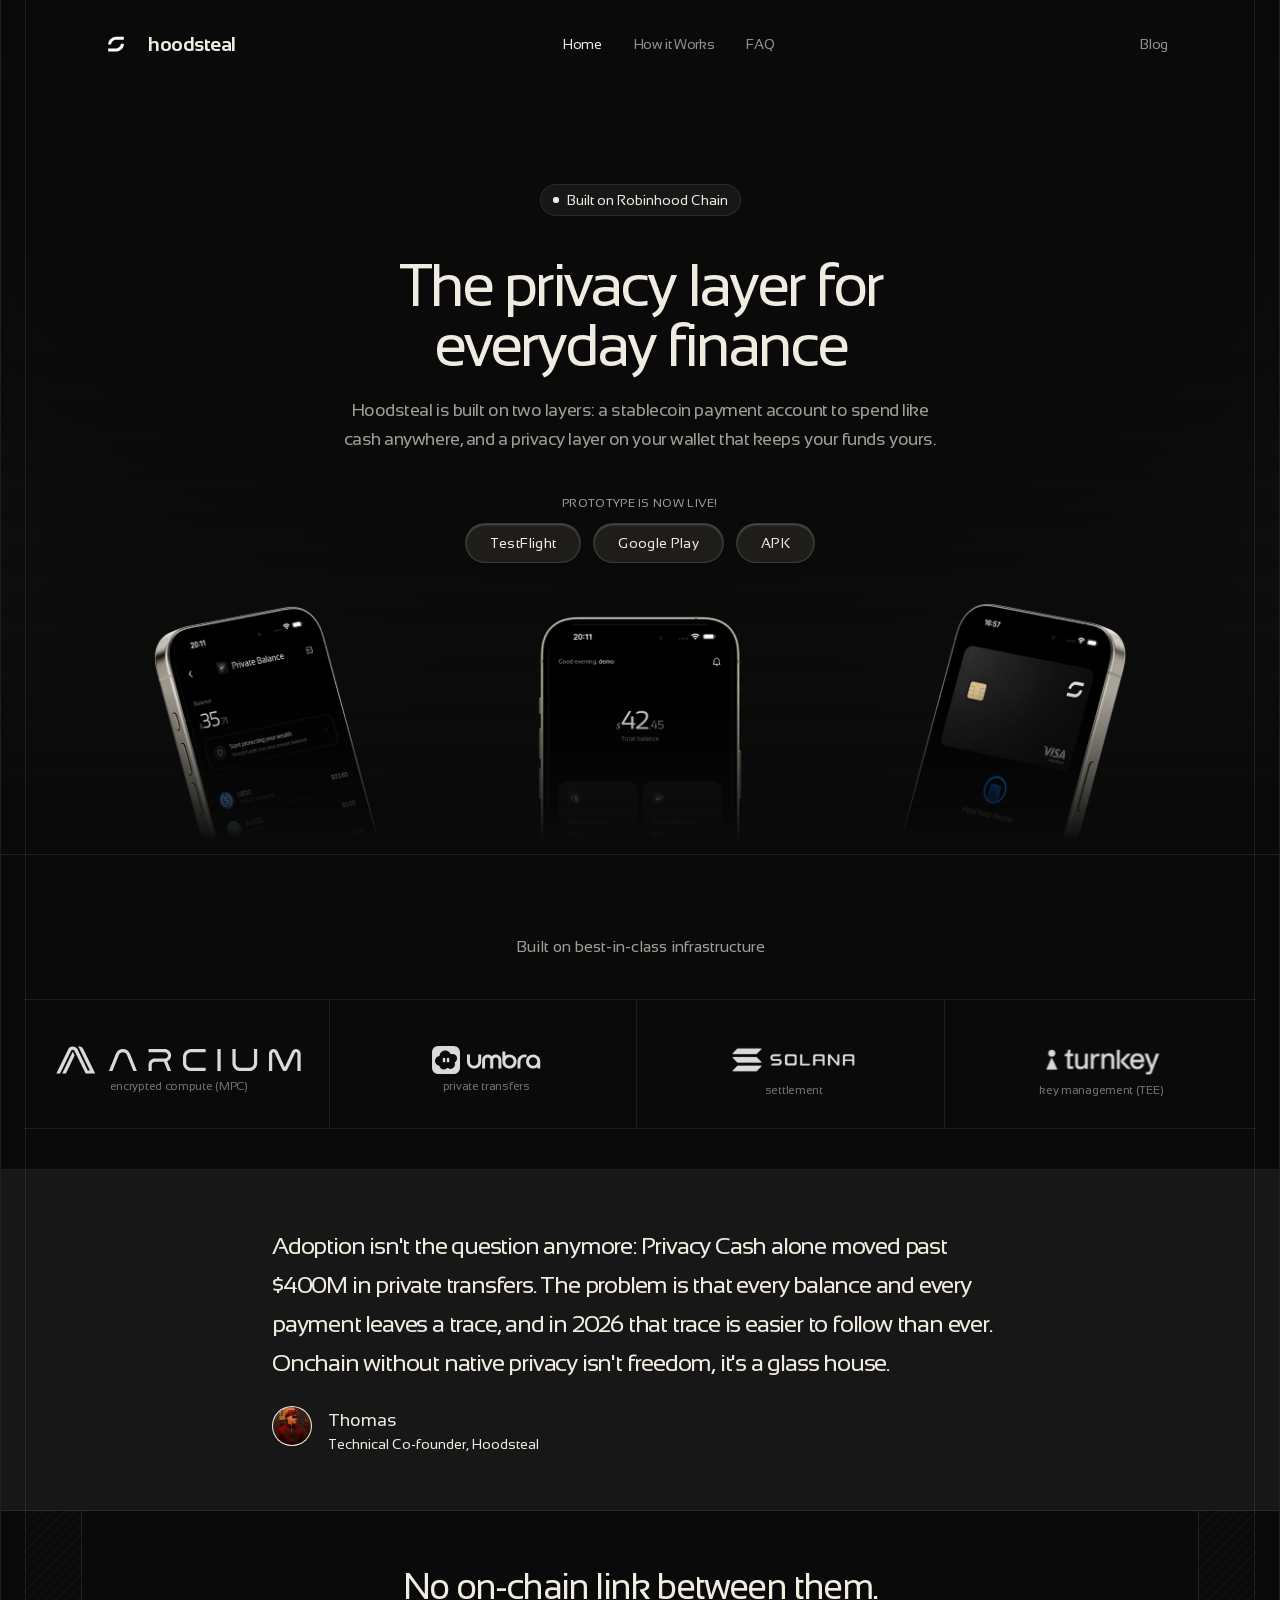
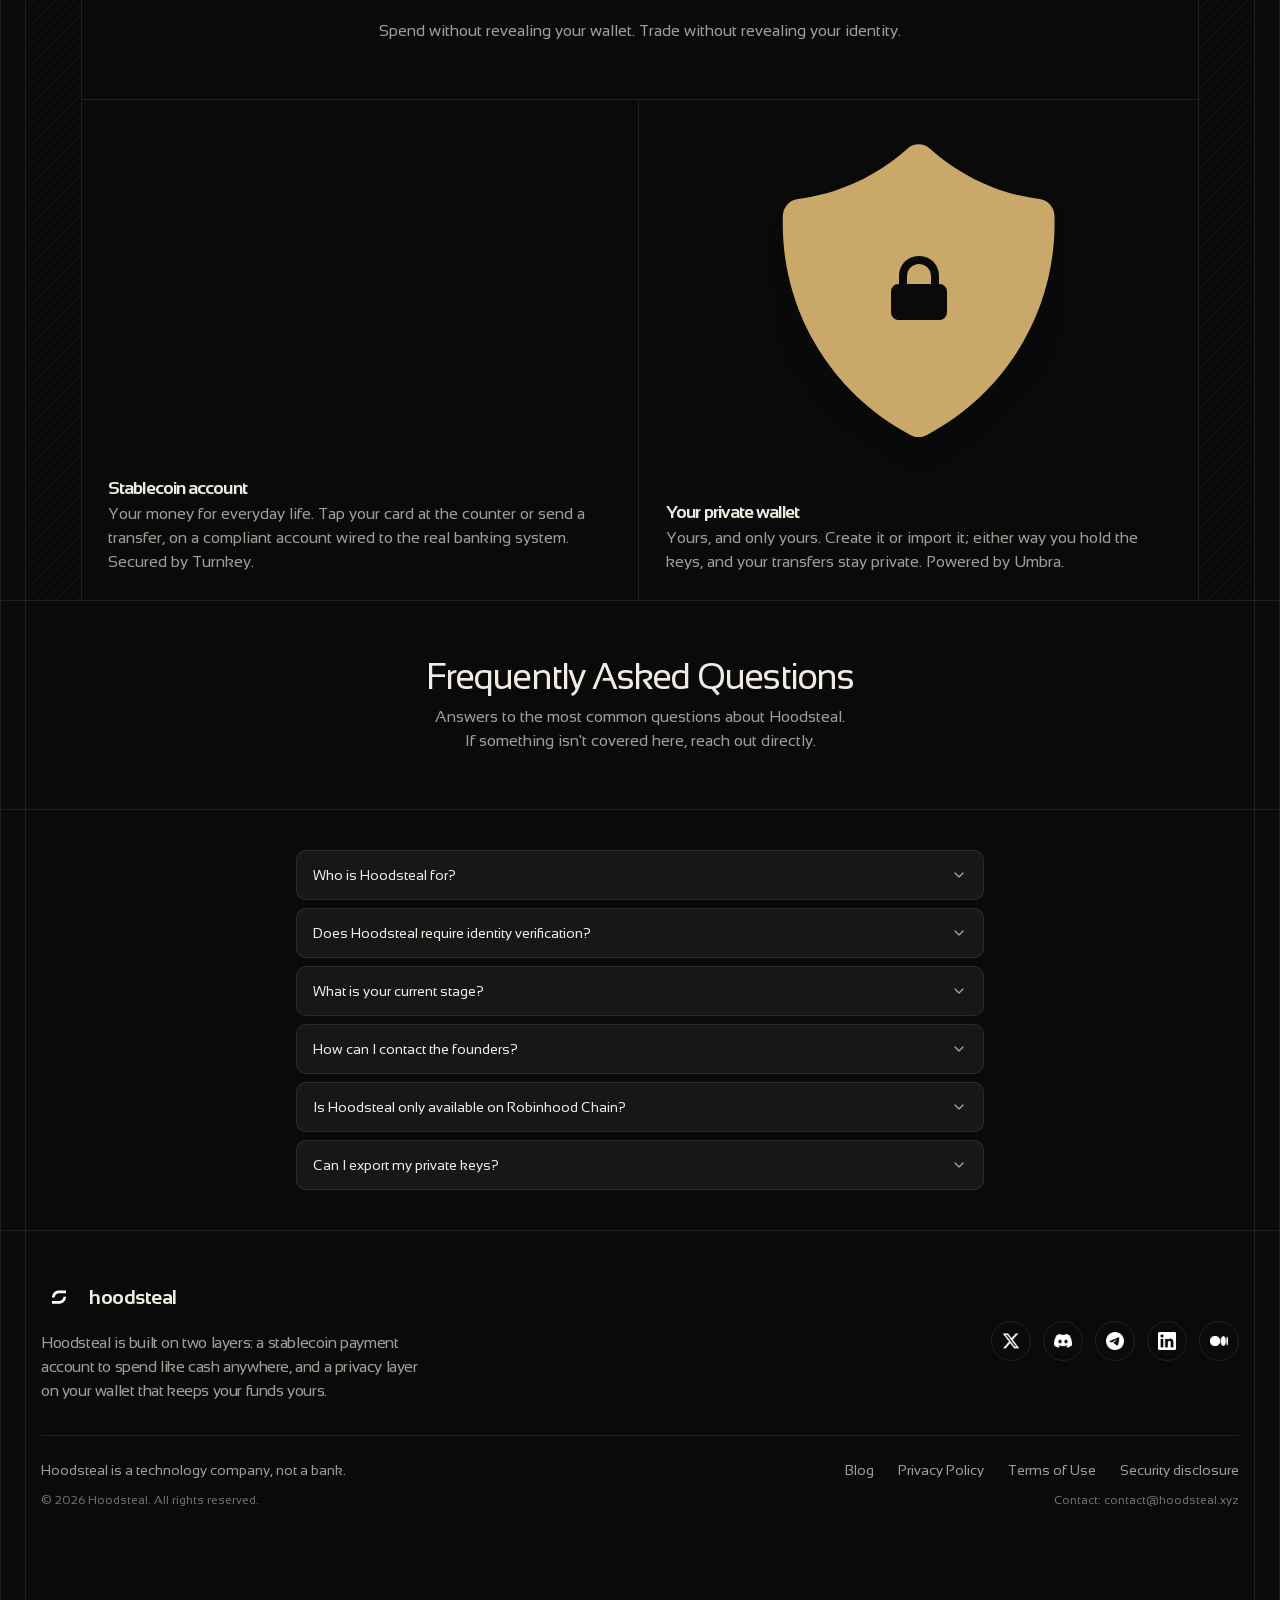
<file: index.html>
<!DOCTYPE html><html lang="en" class="__variable_ba67a9 __variable_a9c41c __variable_3c557b"><head><meta charSet="utf-8"/><meta name="viewport" content="width=device-width, initial-scale=1"/><link rel="preload" href="/_next/static/media/06fe7ea9749580c5-s.p.ttf" as="font" crossorigin="" type="font/ttf"/><link rel="preload" href="/_next/static/media/1c687d0862daded2-s.p.ttf" as="font" crossorigin="" type="font/ttf"/><link rel="preload" href="/_next/static/media/23cbcd542082c2af-s.p.ttf" as="font" crossorigin="" type="font/ttf"/><link rel="preload" href="/_next/static/media/3c3f42f396696eb4-s.p.ttf" as="font" crossorigin="" type="font/ttf"/><link rel="preload" href="/_next/static/media/5bea6daece9e2be8-s.p.ttf" as="font" crossorigin="" type="font/ttf"/><link rel="preload" href="/_next/static/media/920470eb51dfe776-s.p.woff2" as="font" crossorigin="" type="font/woff2"/><link rel="preload" href="/_next/static/media/bb3ef058b751a6ad-s.p.woff2" as="font" crossorigin="" type="font/woff2"/><link rel="preload" href="/_next/static/media/c4857e84db260e90-s.p.ttf" as="font" crossorigin="" type="font/ttf"/><link rel="preload" as="image" href="/logo-t.svg"/><link rel="preload" as="image" href="/screens/stealth.png"/><link rel="preload" as="image" href="/ppp.jpg"/><link rel="stylesheet" href="/_next/static/css/27b34ae289f50dc9.css" data-precedence="next"/><link rel="preload" as="script" fetchPriority="low" href="/_next/static/chunks/webpack-2f84a1d40ce9568d.js"/><script src="/_next/static/chunks/83db829f-22a892fe2573d749.js" async=""></script><script src="/_next/static/chunks/290-7fe73a35433db22b.js" async=""></script><script src="/_next/static/chunks/main-app-5fc37a087f6f7d04.js" async=""></script><script src="/_next/static/chunks/942-6213d824976a6590.js" async=""></script><script src="/_next/static/chunks/450-610bcaa0eae041f2.js" async=""></script><script src="/_next/static/chunks/672-66812e7d692795d1.js" async=""></script><script src="/_next/static/chunks/app/layout-b8604949ff3d7496.js" async=""></script><script src="/_next/static/chunks/88-3aece5ede40f82ca.js" async=""></script><script src="/_next/static/chunks/app/page-c9288352ba126baf.js" async=""></script><meta name="next-size-adjust" content=""/><meta name="theme-color" content="black"/><title>Hoodsteal</title><meta name="description" content="Hoodsteal is a stablecoin-based neobank focused on privacy, we combine confidentiality with a complete banking experience while staying fully compliant."/><link rel="manifest" href="/site.webmanifest"/><meta property="og:title" content="Hoodsteal"/><meta property="og:description" content="Hoodsteal is a stablecoin-based neobank focused on privacy, we combine confidentiality with a complete banking experience while staying fully compliant."/><meta property="og:image:alt" content="Hoodsteal — privacy-first neobank on Robinhood Chain"/><meta property="og:image:type" content="image/png"/><meta property="og:image" content="https://hoodsteal.xyz/opengraph-image?9d8b057db3fbd80e"/><meta property="og:image:width" content="1200"/><meta property="og:image:height" content="630"/><meta name="twitter:card" content="summary_large_image"/><meta name="twitter:title" content="Hoodsteal"/><meta name="twitter:description" content="Hoodsteal is a stablecoin-based neobank focused on privacy, we combine confidentiality with a complete banking experience while staying fully compliant."/><meta name="twitter:image:alt" content="Hoodsteal — privacy-first neobank on Robinhood Chain"/><meta name="twitter:image:type" content="image/png"/><meta name="twitter:image" content="https://hoodsteal.xyz/opengraph-image?9d8b057db3fbd80e"/><meta name="twitter:image:width" content="1200"/><meta name="twitter:image:height" content="630"/><link rel="icon" href="/favicon.ico" sizes="any"/><link rel="icon" href="/favicon-16x16.png" type="image/png" sizes="16x16"/><link rel="icon" href="/favicon-32x32.png" type="image/png" sizes="32x32"/><link rel="apple-touch-icon" href="/apple-touch-icon.png" sizes="180x180"/><script src="/_next/static/chunks/polyfills-42372ed130431b0a.js" noModule=""></script></head><body class="antialiased font-sans bg-background overflow-x-clip"><script>((e,t,r,n,o,i,a,s)=>{let l=document.documentElement,u=["light","dark"];function c(t){var r;(Array.isArray(e)?e:[e]).forEach(e=>{let r="class"===e,n=r&&i?o.map(e=>i[e]||e):o;r?(l.classList.remove(...n),l.classList.add(i&&i[t]?i[t]:t)):l.setAttribute(e,t)}),r=t,s&&u.includes(r)&&(l.style.colorScheme=r)}if(n)c(n);else try{let e=localStorage.getItem(t)||r,n=a&&"system"===e?window.matchMedia("(prefers-color-scheme: dark)").matches?"dark":"light":e;c(n)}catch(e){}})("class","theme","dark",null,["light","dark"],null,true,true)</script><div class="max-w-7xl mx-auto border-x relative"><div class="block w-px h-full border-l border-border absolute top-0 left-6 z-10"></div><div class="block w-px h-full border-r border-border absolute top-0 right-6 z-10"></div><header class="sticky z-50 flex justify-center transition-all duration-300 md:mx-0 top-4 mx-0"><div style="max-width:100%;width:70rem"><div class="mx-auto max-w-7xl rounded-2xl transition-all duration-300 xl:px-0 shadow-none px-7"><div class="flex h-[56px] items-center justify-between p-4"><a class="flex items-center gap-3" href="/"><img alt="hoodsteal" width="40" height="40" decoding="async" data-nimg="1" class="size-7 md:size-10 object-contain" style="color:transparent" src="/logo-t.svg"/><p class="text-xl font-bold text-foreground tracking-tight">hoodsteal</p></a><div class="w-full hidden md:block"><ul class="relative mx-auto flex w-fit rounded-full h-11 px-2 items-center justify-center"><li class="z-10 cursor-pointer h-full flex items-center justify-center px-4 py-2 text-sm font-medium transition-colors duration-200 text-foreground tracking-tight"><a href="#hero">Home</a></li><li class="z-10 cursor-pointer h-full flex items-center justify-center px-4 py-2 text-sm font-medium transition-colors duration-200 text-foreground/60 hover:text-foreground tracking-tight"><a href="#bento">How it Works</a></li><li class="z-10 cursor-pointer h-full flex items-center justify-center px-4 py-2 text-sm font-medium transition-colors duration-200 text-foreground/60 hover:text-foreground tracking-tight"><a href="#faq">FAQ</a></li></ul></div><div class="flex flex-row items-center gap-1 md:gap-3 shrink-0"><a class="px-4 py-2 hidden md:flex items-center rounded-full text-sm font-medium tracking-tight transition-colors duration-200 text-foreground/60 hover:text-foreground" href="/blog">Blog</a><button class="md:hidden border border-border size-8 rounded-md cursor-pointer flex items-center justify-center"><svg xmlns="http://www.w3.org/2000/svg" width="24" height="24" viewBox="0 0 24 24" fill="none" stroke="currentColor" stroke-width="2" stroke-linecap="round" stroke-linejoin="round" class="lucide lucide-menu size-5"><line x1="4" x2="20" y1="12" y2="12"></line><line x1="4" x2="20" y1="6" y2="6"></line><line x1="4" x2="20" y1="18" y2="18"></line></svg></button></div></div></div></div></header><main class="flex flex-col items-center justify-center divide-y divide-border min-h-screen w-full"><section id="hero" class="w-full relative"><div class="relative flex flex-col items-center w-full px-6"><div class="absolute inset-0"><div class="absolute inset-0 -z-10 w-full h-full [background:radial-gradient(125%_125%_at_50%_10%,var(--background)_40%,var(--secondary)_100%)] rounded-b-xl" style="mask-image:linear-gradient(to bottom, black 35%, transparent 95%);-webkit-mask-image:linear-gradient(to bottom, black 35%, transparent 95%)"></div></div><div class="relative z-10 pt-20 md:pt-32 max-w-3xl mx-auto h-full w-full flex flex-col gap-10 items-center justify-center"><p class="border border-border bg-accent rounded-full text-sm h-8 px-3 flex items-center gap-2"><span class="relative flex size-1.5"><span class="absolute inline-flex h-full w-full animate-ping rounded-full bg-foreground opacity-60"></span><span class="relative inline-flex size-1.5 rounded-full bg-foreground"></span></span>Built on Robinhood Chain</p><div class="flex flex-col items-center justify-center gap-5"><h1 class="text-3xl md:text-4xl lg:text-5xl xl:text-6xl font-medium tracking-tighter text-balance text-center text-foreground">The privacy layer for everyday finance</h1><p class="text-base md:text-lg text-center text-muted-foreground font-medium text-balance leading-relaxed tracking-tight">Hoodsteal is built on two layers: a stablecoin payment account to spend like cash anywhere, and a privacy layer on your wallet that keeps your funds yours.</p></div><div class="flex flex-col items-center justify-center gap-3 w-full"><span class="text-xs font-medium uppercase tracking-wide text-muted-foreground">Prototype is now live!</span><div class="flex flex-col sm:flex-row items-center justify-center gap-3 w-full"><a target="_blank" rel="noreferrer" class="bg-secondary h-10 flex items-center justify-center text-sm font-medium tracking-wide rounded-full text-primary-foreground dark:text-secondary-foreground w-auto px-6 shadow-[inset_0_1px_2px_rgba(255,255,255,0.25),0_3px_3px_-1.5px_rgba(16,24,40,0.06),0_1px_1px_rgba(16,24,40,0.08)] border border-white/[0.12] hover:bg-secondary/80 transition-all ease-out active:scale-95" href="https://testflight.apple.com/join/TXbFmeER">TestFlight</a><a target="_blank" rel="noreferrer" class="bg-secondary h-10 flex items-center justify-center text-sm font-medium tracking-wide rounded-full text-primary-foreground dark:text-secondary-foreground w-auto px-6 shadow-[inset_0_1px_2px_rgba(255,255,255,0.25),0_3px_3px_-1.5px_rgba(16,24,40,0.06),0_1px_1px_rgba(16,24,40,0.08)] border border-white/[0.12] hover:bg-secondary/80 transition-all ease-out active:scale-95" href="https://play.google.com/apps/testing/com.hoodsteal.app">Google Play</a><a target="_blank" rel="noreferrer" class="bg-secondary h-10 flex items-center justify-center text-sm font-medium tracking-wide rounded-full text-primary-foreground dark:text-secondary-foreground w-auto px-6 shadow-[inset_0_1px_2px_rgba(255,255,255,0.25),0_3px_3px_-1.5px_rgba(16,24,40,0.06),0_1px_1px_rgba(16,24,40,0.08)] border border-white/[0.12] hover:bg-secondary/80 transition-all ease-out active:scale-95" href="https://expo.dev/artifacts/eas/7fjSoJZQP4zAuQrhsmGGUi.apk">APK</a></div></div></div><div class="relative z-10 w-full max-w-5xl mx-auto mt-10 px-6"><img alt="Hoodsteal app preview" width="2664" height="2008" decoding="async" data-nimg="1" class="w-full h-auto" style="color:transparent;mask-image:linear-gradient(to bottom, black 35%, transparent 95%);-webkit-mask-image:linear-gradient(to bottom, black 35%, transparent 95%)" src="/screens/stealth.png" src="/screens/stealth.png"/></div></div></section><section id="company" class="flex flex-col items-center justify-center gap-10 py-10 pt-20 w-full relative px-6"><p class="text-muted-foreground font-medium">Built on best-in-class infrastructure</p><div class="grid w-full max-w-7xl grid-cols-2 md:grid-cols-4 overflow-hidden border-y border-border items-center justify-center z-20"><a target="_blank" rel="noreferrer" class="group w-full h-24 md:h-32 flex flex-col items-center justify-center relative p-3 md:p-4 gap-1.5 md:gap-2 before:absolute before:-left-1 before:top-0 before:z-10 before:h-screen before:w-px before:bg-border before:content-[&#x27;&#x27;] after:absolute after:-top-1 after:left-0 after:z-10 after:h-px after:w-screen after:bg-border after:content-[&#x27;&#x27;]" href="https://www.arcium.com"><div class="transition-all duration-300 ease-[cubic-bezier(0.165,0.84,0.44,1)] translate-y-2 group-hover:-translate-y-3 grid place-items-center"><img alt="Arcium" loading="lazy" width="140" height="32" decoding="async" data-nimg="1" class="h-7 w-auto object-contain brightness-0 invert opacity-85" style="color:transparent" src="/icons-protocols/arcium.svg"/></div><span class="text-xs text-muted-foreground tracking-tight text-center transition-all duration-300 ease-[cubic-bezier(0.165,0.84,0.44,1)] opacity-70 group-hover:opacity-100 translate-y-1 group-hover:translate-y-0">encrypted compute (MPC)</span><div class="absolute bottom-2 right-3 opacity-0 group-hover:opacity-100 transition-opacity duration-300 ease-[cubic-bezier(0.165,0.84,0.44,1)]"><svg xmlns="http://www.w3.org/2000/svg" width="24" height="24" viewBox="0 0 24 24" fill="none" stroke="currentColor" stroke-width="2" stroke-linecap="round" stroke-linejoin="round" class="lucide lucide-arrow-right w-3.5 h-3.5 text-muted-foreground"><path d="M5 12h14"></path><path d="m12 5 7 7-7 7"></path></svg></div></a><a target="_blank" rel="noreferrer" class="group w-full h-24 md:h-32 flex flex-col items-center justify-center relative p-3 md:p-4 gap-1.5 md:gap-2 before:absolute before:-left-1 before:top-0 before:z-10 before:h-screen before:w-px before:bg-border before:content-[&#x27;&#x27;] after:absolute after:-top-1 after:left-0 after:z-10 after:h-px after:w-screen after:bg-border after:content-[&#x27;&#x27;]" href="https://www.umbraprivacy.com"><div class="transition-all duration-300 ease-[cubic-bezier(0.165,0.84,0.44,1)] translate-y-2 group-hover:-translate-y-3 grid place-items-center"><img alt="Arcium" loading="lazy" width="160" height="40" decoding="async" data-nimg="1" class="h-7 w-auto object-contain brightness-0 invert opacity-85" style="color:transparent" src="/icons-protocols/umbra.svg"/></div><span class="text-xs text-muted-foreground tracking-tight text-center transition-all duration-300 ease-[cubic-bezier(0.165,0.84,0.44,1)] opacity-70 group-hover:opacity-100 translate-y-1 group-hover:translate-y-0">private transfers</span><div class="absolute bottom-2 right-3 opacity-0 group-hover:opacity-100 transition-opacity duration-300 ease-[cubic-bezier(0.165,0.84,0.44,1)]"><svg xmlns="http://www.w3.org/2000/svg" width="24" height="24" viewBox="0 0 24 24" fill="none" stroke="currentColor" stroke-width="2" stroke-linecap="round" stroke-linejoin="round" class="lucide lucide-arrow-right w-3.5 h-3.5 text-muted-foreground"><path d="M5 12h14"></path><path d="m12 5 7 7-7 7"></path></svg></div></a><a target="_blank" rel="noreferrer" class="group w-full h-24 md:h-32 flex flex-col items-center justify-center relative p-3 md:p-4 gap-1.5 md:gap-2 before:absolute before:-left-1 before:top-0 before:z-10 before:h-screen before:w-px before:bg-border before:content-[&#x27;&#x27;] after:absolute after:-top-1 after:left-0 after:z-10 after:h-px after:w-screen after:bg-border after:content-[&#x27;&#x27;]" href="https://solana.com/"><div class="transition-all duration-300 ease-[cubic-bezier(0.165,0.84,0.44,1)] translate-y-2 group-hover:-translate-y-3 grid place-items-center"><img alt="Robinhood Chain" loading="lazy" width="140" height="32" decoding="async" data-nimg="1" class="h-9 w-auto object-contain brightness-0 invert opacity-85" style="color:transparent" src="/icons-protocols/solana.svg"/></div><span class="text-xs text-muted-foreground tracking-tight text-center transition-all duration-300 ease-[cubic-bezier(0.165,0.84,0.44,1)] opacity-70 group-hover:opacity-100 translate-y-1 group-hover:translate-y-0">settlement</span><div class="absolute bottom-2 right-3 opacity-0 group-hover:opacity-100 transition-opacity duration-300 ease-[cubic-bezier(0.165,0.84,0.44,1)]"><svg xmlns="http://www.w3.org/2000/svg" width="24" height="24" viewBox="0 0 24 24" fill="none" stroke="currentColor" stroke-width="2" stroke-linecap="round" stroke-linejoin="round" class="lucide lucide-arrow-right w-3.5 h-3.5 text-muted-foreground"><path d="M5 12h14"></path><path d="m12 5 7 7-7 7"></path></svg></div></a><a target="_blank" rel="noreferrer" class="group w-full h-24 md:h-32 flex flex-col items-center justify-center relative p-3 md:p-4 gap-1.5 md:gap-2 before:absolute before:-left-1 before:top-0 before:z-10 before:h-screen before:w-px before:bg-border before:content-[&#x27;&#x27;] after:absolute after:-top-1 after:left-0 after:z-10 after:h-px after:w-screen after:bg-border after:content-[&#x27;&#x27;]" href="https://www.turnkey.com"><div class="transition-all duration-300 ease-[cubic-bezier(0.165,0.84,0.44,1)] translate-y-2 group-hover:-translate-y-3 grid place-items-center"><img alt="Turnkey" loading="lazy" width="140" height="32" decoding="async" data-nimg="1" class="h-9 w-auto object-contain brightness-0 invert opacity-85" style="color:transparent" src="/icons-protocols/turnkey.svg"/></div><span class="text-xs text-muted-foreground tracking-tight text-center transition-all duration-300 ease-[cubic-bezier(0.165,0.84,0.44,1)] opacity-70 group-hover:opacity-100 translate-y-1 group-hover:translate-y-0">key management (TEE)</span><div class="absolute bottom-2 right-3 opacity-0 group-hover:opacity-100 transition-opacity duration-300 ease-[cubic-bezier(0.165,0.84,0.44,1)]"><svg xmlns="http://www.w3.org/2000/svg" width="24" height="24" viewBox="0 0 24 24" fill="none" stroke="currentColor" stroke-width="2" stroke-linecap="round" stroke-linejoin="round" class="lucide lucide-arrow-right w-3.5 h-3.5 text-muted-foreground"><path d="M5 12h14"></path><path d="m12 5 7 7-7 7"></path></svg></div></a></div></section><section id="quote" class="flex flex-col items-center justify-center gap-8 w-full p-14 bg-accent z-20"><blockquote class="max-w-3xl text-left px-4"><p class="text-xl md:text-2xl text-foreground leading-relaxed tracking-tighter font-medium mb-6">Adoption isn&#x27;t the question anymore: Privacy Cash alone moved past $400M in private transfers. The problem is that every balance and every payment leaves a trace, and in 2026 that trace is easier to follow than ever. Onchain without native privacy isn&#x27;t freedom, it&#x27;s a glass house.</p><div class="flex gap-4"><div class="size-10 rounded-full bg-primary border border-border"><img src="/ppp.jpg" alt="Thomas" class="size-full rounded-full object-contain"/></div><div class="text-left"><cite class="text-lg font-medium text-foreground not-italic">Thomas</cite><p class="text-sm text-foreground">Technical Co-founder, Hoodsteal</p></div></div></blockquote></section><section id="bento" class="flex flex-col items-center justify-center w-full relative px-5 md:px-10"><div class="border-x mx-5 md:mx-10 relative"><div class="absolute top-0 -left-4 md:-left-14 h-full w-4 md:w-14 text-foreground/5 bg-[size:10px_10px] [background-image:repeating-linear-gradient(315deg,currentColor_0_1px,#0000_0_50%)]"></div><div class="absolute top-0 -right-4 md:-right-14 h-full w-4 md:w-14 text-foreground/5 bg-[size:10px_10px] [background-image:repeating-linear-gradient(315deg,currentColor_0_1px,#0000_0_50%)]"></div><div class="border-b w-full h-full p-10 md:p-14"><div class="max-w-xl mx-auto flex flex-col items-center justify-center gap-2"><h2 class="text-3xl md:text-4xl font-medium tracking-tighter text-center text-balance pb-1">No on-chain link between them.</h2><p class="text-muted-foreground text-center text-balance font-medium">Spend without revealing your wallet. Trade without revealing your identity.</p></div></div><div class="grid grid-cols-1 md:grid-cols-2 overflow-hidden"><div class="flex flex-col items-start justify-end min-h-[600px] md:min-h-[500px] p-0.5 relative before:absolute before:-left-0.5 before:top-0 before:z-10 before:h-screen before:w-px before:bg-border before:content-[&#x27;&#x27;] after:absolute after:-top-0.5 after:left-0 after:z-10 after:h-px after:w-screen after:bg-border after:content-[&#x27;&#x27;] group cursor-pointer max-h-[400px] group"><div class="relative flex size-full items-center justify-center h-full overflow-hidden"><div class="relative flex size-full max-w-lg items-center justify-center overflow-hidden [mask-image:linear-gradient(to_top,transparent,black_50%)] -translate-y-20"><div class="absolute inset-0 mx-auto aspect-[1/1] w-full max-w-[600px] top-28"><canvas class="size-full opacity-0 transition-opacity duration-500 [contain:layout_paint_size]"></canvas></div></div></div><div class="flex-1 flex-col gap-2 p-6"><h3 class="text-lg tracking-tighter font-semibold">Stablecoin account</h3><p class="text-muted-foreground">Your money for everyday life. Tap your card at the counter or send a transfer, on a compliant account wired to the real banking system. Secured by Turnkey.</p></div></div><div class="flex flex-col items-start justify-end min-h-[600px] md:min-h-[500px] p-0.5 relative before:absolute before:-left-0.5 before:top-0 before:z-10 before:h-screen before:w-px before:bg-border before:content-[&#x27;&#x27;] after:absolute after:-top-0.5 after:left-0 after:z-10 after:h-px after:w-screen after:bg-border after:content-[&#x27;&#x27;] group cursor-pointer max-h-[400px] group"><div class="relative flex size-full items-center justify-center h-full overflow-hidden"><div class="relative flex size-full items-center justify-center overflow-hidden transition-all duration-300 hover:[mask-image:none] hover:[webkit-mask-image:none]" style="-webkit-mask-image:url(&quot;data:image/svg+xml,%3Csvg width=&#x27;265&#x27; height=&#x27;268&#x27; viewBox=&#x27;0 0 265 268&#x27; xmlns=&#x27;http://www.w3.org/2000/svg&#x27;%3E%3Cpath fillRule=&#x27;evenodd&#x27; clipRule=&#x27;evenodd&#x27; d=&#x27;M121.384 4.5393C124.406 1.99342 128.319 0.585938 132.374 0.585938C136.429 0.585938 140.342 1.99342 143.365 4.5393C173.074 29.6304 210.174 45.6338 249.754 50.4314C253.64 50.9018 257.221 52.6601 259.855 55.3912C262.489 58.1223 264.005 61.6477 264.13 65.3354C265.616 106.338 254.748 146.9 232.782 182.329C210.816 217.759 178.649 246.61 140.002 265.547C137.645 266.701 135.028 267.301 132.371 267.298C129.715 267.294 127.1 266.686 124.747 265.526C86.0991 246.59 53.9325 217.739 31.9665 182.309C10.0005 146.879 -0.867679 106.317 0.618784 65.3147C0.748654 61.6306 2.26627 58.1102 4.9001 55.3833C7.53394 52.6565 11.1121 50.9012 14.9945 50.4314C54.572 45.6396 91.6716 29.6435 121.384 4.56V4.5393Z&#x27; fill=&#x27;black&#x27;/%3E%3C/svg%3E&quot;);mask-image:url(&quot;data:image/svg+xml,%3Csvg width=&#x27;265&#x27; height=&#x27;268&#x27; viewBox=&#x27;0 0 265 268&#x27; xmlns=&#x27;http://www.w3.org/2000/svg&#x27;%3E%3Cpath fillRule=&#x27;evenodd&#x27; clipRule=&#x27;evenodd&#x27; d=&#x27;M121.384 4.5393C124.406 1.99342 128.319 0.585938 132.374 0.585938C136.429 0.585938 140.342 1.99342 143.365 4.5393C173.074 29.6304 210.174 45.6338 249.754 50.4314C253.64 50.9018 257.221 52.6601 259.855 55.3912C262.489 58.1223 264.005 61.6477 264.13 65.3354C265.616 106.338 254.748 146.9 232.782 182.329C210.816 217.759 178.649 246.61 140.002 265.547C137.645 266.701 135.028 267.301 132.371 267.298C129.715 267.294 127.1 266.686 124.747 265.526C86.0991 246.59 53.9325 217.739 31.9665 182.309C10.0005 146.879 -0.867679 106.317 0.618784 65.3147C0.748654 61.6306 2.26627 58.1102 4.9001 55.3833C7.53394 52.6565 11.1121 50.9012 14.9945 50.4314C54.572 45.6396 91.6716 29.6435 121.384 4.56V4.5393Z&#x27; fill=&#x27;black&#x27;/%3E%3C/svg%3E&quot;);-webkit-mask-size:contain;mask-size:contain;-webkit-mask-repeat:no-repeat;mask-position:center"><div class="absolute top-[55%] md:top-[58%] left-[55%] md:left-[57%] -translate-x-1/2 -translate-y-1/2  size-full z-10"><svg xmlns="http://www.w3.org/2000/svg" width="227" height="244" viewBox="0 0 227 244" fill="none" class="size-[90%] md:size-[85%] object-contain fill-background"><path fill-rule="evenodd" clip-rule="evenodd" d="M104.06 3.61671C106.656 1.28763 110.017 0 113.5 0C116.983 0 120.344 1.28763 122.94 3.61671C148.459 26.5711 180.325 41.2118 214.322 45.6008C217.66 46.0312 220.736 47.6398 222.999 50.1383C225.262 52.6369 226.563 55.862 226.67 59.2357C227.947 96.7468 218.612 133.854 199.744 166.267C180.877 198.68 153.248 225.074 120.052 242.398C118.028 243.454 115.779 244.003 113.498 244C111.216 243.997 108.969 243.441 106.948 242.379C73.7524 225.055 46.1231 198.661 27.2556 166.248C8.38807 133.835 -0.947042 96.7279 0.329744 59.2168C0.441295 55.8464 1.74484 52.6258 4.00715 50.1311C6.26946 47.6365 9.34293 46.0306 12.6777 45.6008C46.6725 41.2171 78.5389 26.5832 104.06 3.63565V3.61671Z"></path></svg></div><div class="absolute top-[58%] md:top-[60%] left-1/2 -translate-x-1/2 -translate-y-1/2  size-full z-20"><svg xmlns="http://www.w3.org/2000/svg" width="245" height="282" viewBox="0 0 245 282" class="size-full object-contain fill-[var(--gold)]"><g filter="url(#filter0_dddd_2_33)"><path fill-rule="evenodd" clip-rule="evenodd" d="M113.664 7.33065C116.025 5.21236 119.082 4.04126 122.25 4.04126C125.418 4.04126 128.475 5.21236 130.836 7.33065C154.045 28.2076 183.028 41.5233 213.948 45.5151C216.984 45.9065 219.781 47.3695 221.839 49.6419C223.897 51.9144 225.081 54.8476 225.178 57.916C226.339 92.0322 217.849 125.781 200.689 155.261C183.529 184.74 158.4 208.746 128.209 224.501C126.368 225.462 124.323 225.962 122.248 225.959C120.173 225.956 118.13 225.45 116.291 224.484C86.0997 208.728 60.971 184.723 43.811 155.244C26.6511 125.764 18.1608 92.015 19.322 57.8988C19.4235 54.8334 20.6091 51.9043 22.6666 49.6354C24.7242 47.3665 27.5195 45.906 30.5524 45.5151C61.4706 41.5281 90.4531 28.2186 113.664 7.34787V7.33065Z"></path></g><defs><filter id="filter0_dddd_2_33" x="0.217041" y="0.0412598" width="244.066" height="292.917" filterUnits="userSpaceOnUse" color-interpolation-filters="sRGB"><feFlood flood-opacity="0" result="BackgroundImageFix"></feFlood><feColorMatrix in="SourceAlpha" type="matrix" values="0 0 0 0 0 0 0 0 0 0 0 0 0 0 0 0 0 0 127 0" result="hardAlpha"></feColorMatrix><feOffset dy="3"></feOffset><feGaussianBlur stdDeviation="3.5"></feGaussianBlur><feColorMatrix type="matrix" values="0 0 0 0 0 0 0 0 0 0 0 0 0 0 0 0 0 0 0.04 0"></feColorMatrix><feBlend mode="normal" in2="BackgroundImageFix" result="effect1_dropShadow_2_33"></feBlend><feColorMatrix in="SourceAlpha" type="matrix" values="0 0 0 0 0 0 0 0 0 0 0 0 0 0 0 0 0 0 127 0" result="hardAlpha"></feColorMatrix><feOffset dy="12"></feOffset><feGaussianBlur stdDeviation="6"></feGaussianBlur><feColorMatrix type="matrix" values="0 0 0 0 0 0 0 0 0 0 0 0 0 0 0 0 0 0 0.04 0"></feColorMatrix><feBlend mode="normal" in2="effect1_dropShadow_2_33" result="effect2_dropShadow_2_33"></feBlend><feColorMatrix in="SourceAlpha" type="matrix" values="0 0 0 0 0 0 0 0 0 0 0 0 0 0 0 0 0 0 127 0" result="hardAlpha"></feColorMatrix><feOffset dy="27"></feOffset><feGaussianBlur stdDeviation="8"></feGaussianBlur><feColorMatrix type="matrix" values="0 0 0 0 0 0 0 0 0 0 0 0 0 0 0 0 0 0 0.02 0"></feColorMatrix><feBlend mode="normal" in2="effect2_dropShadow_2_33" result="effect3_dropShadow_2_33"></feBlend><feColorMatrix in="SourceAlpha" type="matrix" values="0 0 0 0 0 0 0 0 0 0 0 0 0 0 0 0 0 0 127 0" result="hardAlpha"></feColorMatrix><feOffset dy="48"></feOffset><feGaussianBlur stdDeviation="9.5"></feGaussianBlur><feColorMatrix type="matrix" values="0 0 0 0 0 0 0 0 0 0 0 0 0 0 0 0 0 0 0.01 0"></feColorMatrix><feBlend mode="normal" in2="effect3_dropShadow_2_33" result="effect4_dropShadow_2_33"></feBlend><feBlend mode="normal" in="SourceGraphic" in2="effect4_dropShadow_2_33" result="shape"></feBlend></filter></defs></svg></div><div class="absolute top-1/2 left-1/2 -translate-x-1/2 -translate-y-1/2 z-30"><svg xmlns="http://www.w3.org/2000/svg" width="81" height="80" viewBox="0 0 81 80" class="fill-background"><g filter="url(#filter0_iiii_2_34)"><path fill-rule="evenodd" clip-rule="evenodd" d="M20.5 36V28C20.5 22.6957 22.6071 17.6086 26.3579 13.8579C30.1086 10.1071 35.1957 8 40.5 8C45.8043 8 50.8914 10.1071 54.6421 13.8579C58.3929 17.6086 60.5 22.6957 60.5 28V36C62.6217 36 64.6566 36.8429 66.1569 38.3431C67.6571 39.8434 68.5 41.8783 68.5 44V64C68.5 66.1217 67.6571 68.1566 66.1569 69.6569C64.6566 71.1571 62.6217 72 60.5 72H20.5C18.3783 72 16.3434 71.1571 14.8431 69.6569C13.3429 68.1566 12.5 66.1217 12.5 64V44C12.5 41.8783 13.3429 39.8434 14.8431 38.3431C16.3434 36.8429 18.3783 36 20.5 36ZM52.5 28V36H28.5V28C28.5 24.8174 29.7643 21.7652 32.0147 19.5147C34.2652 17.2643 37.3174 16 40.5 16C43.6826 16 46.7348 17.2643 48.9853 19.5147C51.2357 21.7652 52.5 24.8174 52.5 28Z"></path></g><defs><filter id="filter0_iiii_2_34" x="12.5" y="8" width="56" height="70" filterUnits="userSpaceOnUse" color-interpolation-filters="sRGB"><feFlood flood-opacity="0" result="BackgroundImageFix"></feFlood><feBlend mode="normal" in="SourceGraphic" in2="BackgroundImageFix" result="shape"></feBlend><feColorMatrix in="SourceAlpha" type="matrix" values="0 0 0 0 0 0 0 0 0 0 0 0 0 0 0 0 0 0 127 0" result="hardAlpha"></feColorMatrix><feOffset dy="1"></feOffset><feGaussianBlur stdDeviation="1"></feGaussianBlur><feComposite in2="hardAlpha" operator="arithmetic" k2="-1" k3="1"></feComposite><feColorMatrix type="matrix" values="0 0 0 0 0 0 0 0 0 0 0 0 0 0 0 0 0 0 0.1 0"></feColorMatrix><feBlend mode="normal" in2="shape" result="effect1_innerShadow_2_34"></feBlend><feColorMatrix in="SourceAlpha" type="matrix" values="0 0 0 0 0 0 0 0 0 0 0 0 0 0 0 0 0 0 127 0" result="hardAlpha"></feColorMatrix><feOffset dy="3"></feOffset><feGaussianBlur stdDeviation="1.5"></feGaussianBlur><feComposite in2="hardAlpha" operator="arithmetic" k2="-1" k3="1"></feComposite><feColorMatrix type="matrix" values="0 0 0 0 0 0 0 0 0 0 0 0 0 0 0 0 0 0 0.09 0"></feColorMatrix><feBlend mode="normal" in2="effect1_innerShadow_2_34" result="effect2_innerShadow_2_34"></feBlend><feColorMatrix in="SourceAlpha" type="matrix" values="0 0 0 0 0 0 0 0 0 0 0 0 0 0 0 0 0 0 127 0" result="hardAlpha"></feColorMatrix><feOffset dy="8"></feOffset><feGaussianBlur stdDeviation="2.5"></feGaussianBlur><feComposite in2="hardAlpha" operator="arithmetic" k2="-1" k3="1"></feComposite><feColorMatrix type="matrix" values="0 0 0 0 0 0 0 0 0 0 0 0 0 0 0 0 0 0 0.05 0"></feColorMatrix><feBlend mode="normal" in2="effect2_innerShadow_2_34" result="effect3_innerShadow_2_34"></feBlend><feColorMatrix in="SourceAlpha" type="matrix" values="0 0 0 0 0 0 0 0 0 0 0 0 0 0 0 0 0 0 127 0" result="hardAlpha"></feColorMatrix><feOffset dy="14"></feOffset><feGaussianBlur stdDeviation="3"></feGaussianBlur><feComposite in2="hardAlpha" operator="arithmetic" k2="-1" k3="1"></feComposite><feColorMatrix type="matrix" values="0 0 0 0 0 0 0 0 0 0 0 0 0 0 0 0 0 0 0.01 0"></feColorMatrix><feBlend mode="normal" in2="effect3_innerShadow_2_34" result="effect4_innerShadow_2_34"></feBlend></filter></defs></svg></div><div class="size-full" style="opacity:0"><div class="size-full"><canvas class="pointer-events-none" style="width:0;height:0"></canvas></div></div></div></div><div class="flex-1 flex-col gap-2 p-6"><h3 class="text-lg tracking-tighter font-semibold">Your private wallet</h3><p class="text-muted-foreground">Yours, and only yours. Create it or import it; either way you hold the keys, and your transfers stay private. Powered by Umbra.</p></div></div></div></div></section><section id="faq" class="flex flex-col items-center justify-center gap-10 pb-10 w-full relative"><div class="border-b w-full h-full p-10 md:p-14"><div class="max-w-xl mx-auto flex flex-col items-center justify-center gap-2"><h2 class="text-3xl md:text-4xl font-medium tracking-tighter text-center text-balance">Frequently Asked Questions</h2><p class="text-muted-foreground text-center text-balance font-medium">Answers to the most common questions about Hoodsteal. If something isn&#x27;t covered here, reach out directly.</p></div></div><div class="max-w-3xl w-full mx-auto px-10"><div data-slot="accordion" class="w-full border-b-0 grid gap-2" data-orientation="vertical"><div data-state="closed" data-orientation="vertical" data-slot="accordion-item" class="last:border-b-0 border-0 grid gap-2"><h3 data-orientation="vertical" data-state="closed" class="flex"><button type="button" aria-controls="radix-«Rjaf5b»" aria-expanded="false" data-state="closed" data-orientation="vertical" id="radix-«R3af5b»" data-slot="accordion-trigger" class="focus-visible:border-ring focus-visible:ring-ring/50 flex flex-1 items-start justify-between gap-4 text-left text-sm font-medium transition-all outline-none focus-visible:ring-[3px] disabled:pointer-events-none disabled:opacity-50 [&amp;[data-state=open]&gt;svg]:rotate-180 border bg-accent border-border rounded-lg px-4 py-3.5 cursor-pointer no-underline hover:no-underline data-[state=open]:ring data-[state=open]:ring-primary/20" data-radix-collection-item="">Who is Hoodsteal for?<svg xmlns="http://www.w3.org/2000/svg" width="24" height="24" viewBox="0 0 24 24" fill="none" stroke="currentColor" stroke-width="2" stroke-linecap="round" stroke-linejoin="round" class="lucide lucide-chevron-down text-muted-foreground pointer-events-none size-4 shrink-0 translate-y-0.5 transition-transform duration-200"><path d="m6 9 6 6 6-6"></path></svg></button></h3><div data-state="closed" id="radix-«Rjaf5b»" hidden="" role="region" aria-labelledby="radix-«R3af5b»" data-orientation="vertical" data-slot="accordion-content" class="data-[state=closed]:animate-accordion-up data-[state=open]:animate-accordion-down overflow-hidden text-sm" style="--radix-accordion-content-height:var(--radix-collapsible-content-height);--radix-accordion-content-width:var(--radix-collapsible-content-width)"></div></div><div data-state="closed" data-orientation="vertical" data-slot="accordion-item" class="last:border-b-0 border-0 grid gap-2"><h3 data-orientation="vertical" data-state="closed" class="flex"><button type="button" aria-controls="radix-«Rlaf5b»" aria-expanded="false" data-state="closed" data-orientation="vertical" id="radix-«R5af5b»" data-slot="accordion-trigger" class="focus-visible:border-ring focus-visible:ring-ring/50 flex flex-1 items-start justify-between gap-4 text-left text-sm font-medium transition-all outline-none focus-visible:ring-[3px] disabled:pointer-events-none disabled:opacity-50 [&amp;[data-state=open]&gt;svg]:rotate-180 border bg-accent border-border rounded-lg px-4 py-3.5 cursor-pointer no-underline hover:no-underline data-[state=open]:ring data-[state=open]:ring-primary/20" data-radix-collection-item="">Does Hoodsteal require identity verification?<svg xmlns="http://www.w3.org/2000/svg" width="24" height="24" viewBox="0 0 24 24" fill="none" stroke="currentColor" stroke-width="2" stroke-linecap="round" stroke-linejoin="round" class="lucide lucide-chevron-down text-muted-foreground pointer-events-none size-4 shrink-0 translate-y-0.5 transition-transform duration-200"><path d="m6 9 6 6 6-6"></path></svg></button></h3><div data-state="closed" id="radix-«Rlaf5b»" hidden="" role="region" aria-labelledby="radix-«R5af5b»" data-orientation="vertical" data-slot="accordion-content" class="data-[state=closed]:animate-accordion-up data-[state=open]:animate-accordion-down overflow-hidden text-sm" style="--radix-accordion-content-height:var(--radix-collapsible-content-height);--radix-accordion-content-width:var(--radix-collapsible-content-width)"></div></div><div data-state="closed" data-orientation="vertical" data-slot="accordion-item" class="last:border-b-0 border-0 grid gap-2"><h3 data-orientation="vertical" data-state="closed" class="flex"><button type="button" aria-controls="radix-«Rnaf5b»" aria-expanded="false" data-state="closed" data-orientation="vertical" id="radix-«R7af5b»" data-slot="accordion-trigger" class="focus-visible:border-ring focus-visible:ring-ring/50 flex flex-1 items-start justify-between gap-4 text-left text-sm font-medium transition-all outline-none focus-visible:ring-[3px] disabled:pointer-events-none disabled:opacity-50 [&amp;[data-state=open]&gt;svg]:rotate-180 border bg-accent border-border rounded-lg px-4 py-3.5 cursor-pointer no-underline hover:no-underline data-[state=open]:ring data-[state=open]:ring-primary/20" data-radix-collection-item="">What is your current stage?<svg xmlns="http://www.w3.org/2000/svg" width="24" height="24" viewBox="0 0 24 24" fill="none" stroke="currentColor" stroke-width="2" stroke-linecap="round" stroke-linejoin="round" class="lucide lucide-chevron-down text-muted-foreground pointer-events-none size-4 shrink-0 translate-y-0.5 transition-transform duration-200"><path d="m6 9 6 6 6-6"></path></svg></button></h3><div data-state="closed" id="radix-«Rnaf5b»" hidden="" role="region" aria-labelledby="radix-«R7af5b»" data-orientation="vertical" data-slot="accordion-content" class="data-[state=closed]:animate-accordion-up data-[state=open]:animate-accordion-down overflow-hidden text-sm" style="--radix-accordion-content-height:var(--radix-collapsible-content-height);--radix-accordion-content-width:var(--radix-collapsible-content-width)"></div></div><div data-state="closed" data-orientation="vertical" data-slot="accordion-item" class="last:border-b-0 border-0 grid gap-2"><h3 data-orientation="vertical" data-state="closed" class="flex"><button type="button" aria-controls="radix-«Rpaf5b»" aria-expanded="false" data-state="closed" data-orientation="vertical" id="radix-«R9af5b»" data-slot="accordion-trigger" class="focus-visible:border-ring focus-visible:ring-ring/50 flex flex-1 items-start justify-between gap-4 text-left text-sm font-medium transition-all outline-none focus-visible:ring-[3px] disabled:pointer-events-none disabled:opacity-50 [&amp;[data-state=open]&gt;svg]:rotate-180 border bg-accent border-border rounded-lg px-4 py-3.5 cursor-pointer no-underline hover:no-underline data-[state=open]:ring data-[state=open]:ring-primary/20" data-radix-collection-item="">How can I contact the founders?<svg xmlns="http://www.w3.org/2000/svg" width="24" height="24" viewBox="0 0 24 24" fill="none" stroke="currentColor" stroke-width="2" stroke-linecap="round" stroke-linejoin="round" class="lucide lucide-chevron-down text-muted-foreground pointer-events-none size-4 shrink-0 translate-y-0.5 transition-transform duration-200"><path d="m6 9 6 6 6-6"></path></svg></button></h3><div data-state="closed" id="radix-«Rpaf5b»" hidden="" role="region" aria-labelledby="radix-«R9af5b»" data-orientation="vertical" data-slot="accordion-content" class="data-[state=closed]:animate-accordion-up data-[state=open]:animate-accordion-down overflow-hidden text-sm" style="--radix-accordion-content-height:var(--radix-collapsible-content-height);--radix-accordion-content-width:var(--radix-collapsible-content-width)"></div></div><div data-state="closed" data-orientation="vertical" data-slot="accordion-item" class="last:border-b-0 border-0 grid gap-2"><h3 data-orientation="vertical" data-state="closed" class="flex"><button type="button" aria-controls="radix-«Rraf5b»" aria-expanded="false" data-state="closed" data-orientation="vertical" id="radix-«Rbaf5b»" data-slot="accordion-trigger" class="focus-visible:border-ring focus-visible:ring-ring/50 flex flex-1 items-start justify-between gap-4 text-left text-sm font-medium transition-all outline-none focus-visible:ring-[3px] disabled:pointer-events-none disabled:opacity-50 [&amp;[data-state=open]&gt;svg]:rotate-180 border bg-accent border-border rounded-lg px-4 py-3.5 cursor-pointer no-underline hover:no-underline data-[state=open]:ring data-[state=open]:ring-primary/20" data-radix-collection-item="">Is Hoodsteal only available on Robinhood Chain?<svg xmlns="http://www.w3.org/2000/svg" width="24" height="24" viewBox="0 0 24 24" fill="none" stroke="currentColor" stroke-width="2" stroke-linecap="round" stroke-linejoin="round" class="lucide lucide-chevron-down text-muted-foreground pointer-events-none size-4 shrink-0 translate-y-0.5 transition-transform duration-200"><path d="m6 9 6 6 6-6"></path></svg></button></h3><div data-state="closed" id="radix-«Rraf5b»" hidden="" role="region" aria-labelledby="radix-«Rbaf5b»" data-orientation="vertical" data-slot="accordion-content" class="data-[state=closed]:animate-accordion-up data-[state=open]:animate-accordion-down overflow-hidden text-sm" style="--radix-accordion-content-height:var(--radix-collapsible-content-height);--radix-accordion-content-width:var(--radix-collapsible-content-width)"></div></div><div data-state="closed" data-orientation="vertical" data-slot="accordion-item" class="last:border-b-0 border-0 grid gap-2"><h3 data-orientation="vertical" data-state="closed" class="flex"><button type="button" aria-controls="radix-«Rtaf5b»" aria-expanded="false" data-state="closed" data-orientation="vertical" id="radix-«Rdaf5b»" data-slot="accordion-trigger" class="focus-visible:border-ring focus-visible:ring-ring/50 flex flex-1 items-start justify-between gap-4 text-left text-sm font-medium transition-all outline-none focus-visible:ring-[3px] disabled:pointer-events-none disabled:opacity-50 [&amp;[data-state=open]&gt;svg]:rotate-180 border bg-accent border-border rounded-lg px-4 py-3.5 cursor-pointer no-underline hover:no-underline data-[state=open]:ring data-[state=open]:ring-primary/20" data-radix-collection-item="">Can I export my private keys?<svg xmlns="http://www.w3.org/2000/svg" width="24" height="24" viewBox="0 0 24 24" fill="none" stroke="currentColor" stroke-width="2" stroke-linecap="round" stroke-linejoin="round" class="lucide lucide-chevron-down text-muted-foreground pointer-events-none size-4 shrink-0 translate-y-0.5 transition-transform duration-200"><path d="m6 9 6 6 6-6"></path></svg></button></h3><div data-state="closed" id="radix-«Rtaf5b»" hidden="" role="region" aria-labelledby="radix-«Rdaf5b»" data-orientation="vertical" data-slot="accordion-content" class="data-[state=closed]:animate-accordion-up data-[state=open]:animate-accordion-down overflow-hidden text-sm" style="--radix-accordion-content-height:var(--radix-collapsible-content-height);--radix-accordion-content-width:var(--radix-collapsible-content-width)"></div></div></div></div></section><footer id="footer" class="w-full pb-0"><div class="flex flex-col gap-8 px-10 pt-12 pb-8"><div class="flex flex-col md:flex-row md:items-center md:justify-between gap-8"><div class="flex flex-col items-start gap-y-4 max-w-sm"><a class="flex items-center gap-3 w-fit" href="/"><img alt="hoodsteal" loading="lazy" width="40" height="40" decoding="async" data-nimg="1" class="size-9 object-contain" style="color:transparent" src="/logo-t.svg"/><p class="text-xl font-bold text-foreground tracking-tight">hoodsteal</p></a><p class="tracking-tight text-muted-foreground font-medium">Hoodsteal is built on two layers: a stablecoin payment account to spend like cash anywhere, and a privacy layer on your wallet that keeps your funds yours.</p></div><div class="flex items-center gap-3"><a target="_blank" rel="noreferrer" aria-label="X" class="size-10 rounded-full border border-border flex items-center justify-center text-foreground/70 hover:text-foreground hover:bg-secondary transition-colors" href="https://x.com/hoodsteal"><img alt="" loading="lazy" width="20" height="20" decoding="async" data-nimg="1" class="size-[18px] object-contain " style="color:transparent" src="/social-icons/x.png" src="/social-icons/x.png"/></a><a target="_blank" rel="noreferrer" aria-label="Discord" class="size-10 rounded-full border border-border flex items-center justify-center text-foreground/70 hover:text-foreground hover:bg-secondary transition-colors" href="https://discord.com/invite/7w2TFCm6Ft"><img alt="" loading="lazy" width="20" height="20" decoding="async" data-nimg="1" class="size-[18px] object-contain " style="color:transparent" src="/social-icons/discord.png" src="/social-icons/discord.png"/></a><a target="_blank" rel="noreferrer" aria-label="Telegram" class="size-10 rounded-full border border-border flex items-center justify-center text-foreground/70 hover:text-foreground hover:bg-secondary transition-colors" href="https://t.me/+1KiIlJTX5WIzMmM0"><img alt="" loading="lazy" width="20" height="20" decoding="async" data-nimg="1" class="size-[18px] object-contain " style="color:transparent" src="/social-icons/tg.png" src="/social-icons/tg.png"/></a><a target="_blank" rel="noreferrer" aria-label="LinkedIn" class="size-10 rounded-full border border-border flex items-center justify-center text-foreground/70 hover:text-foreground hover:bg-secondary transition-colors" href="https://www.linkedin.com/company/hoodsteal-finance/people/?viewAsMember=true"><img alt="" loading="lazy" width="20" height="20" decoding="async" data-nimg="1" class="size-[18px] object-contain " style="color:transparent" src="/social-icons/linkedin.png" src="/social-icons/linkedin.png"/></a><a target="_blank" rel="noreferrer" aria-label="Medium" class="size-10 rounded-full border border-border flex items-center justify-center text-foreground/70 hover:text-foreground hover:bg-secondary transition-colors" href="https://medium.com/p/bd5a6f88da14?postPublishedType=initial"><img alt="" loading="lazy" width="20" height="20" decoding="async" data-nimg="1" class="size-[18px] object-contain " style="color:transparent" src="/social-icons/medium.png" src="/social-icons/medium.png"/></a></div></div><div class="flex flex-col gap-3 pt-6 border-t border-border text-sm text-muted-foreground"><div class="flex flex-col md:flex-row md:items-center md:justify-between gap-3"><span>Hoodsteal is a technology company, not a bank.</span><div class="flex flex-wrap items-center gap-x-6 gap-y-2"><a class="hover:text-foreground transition-colors" href="/blog">Blog</a><a class="hover:text-foreground transition-colors" href="/privacy">Privacy Policy</a><a class="hover:text-foreground transition-colors" href="/terms">Terms of Use</a><a href="mailto:contact@hoodsteal.xyz?subject=Security%20disclosure" class="hover:text-foreground transition-colors">Security disclosure</a></div></div><div class="flex flex-col md:flex-row md:items-center md:justify-between gap-3 text-xs"><span class="text-muted-foreground/70">© <!-- -->2026<!-- --> Hoodsteal. All rights reserved.</span><span class="text-muted-foreground/70">Contact:<!-- --> <a href="mailto:contact@hoodsteal.xyz" class="hover:text-foreground transition-colors">contact@hoodsteal.xyz</a></span></div></div></div><div class="w-full h-48 md:h-64 relative mt-24 z-0"><div class="absolute inset-0 bg-gradient-to-t from-transparent to-background z-10 from-40%"></div><div class="absolute inset-0 mx-6"><div class="h-full w-full"><canvas class="pointer-events-none" style="width:0;height:0"></canvas></div></div></div></footer></main></div><script src="/_next/static/chunks/webpack-2f84a1d40ce9568d.js" async=""></script><script>(self.__next_f=self.__next_f||[]).push([0])</script><script>self.__next_f.push([1,"1:\"$Sreact.fragment\"\n2:I[6563,[\"942\",\"static/chunks/942-6213d824976a6590.js\",\"450\",\"static/chunks/450-610bcaa0eae041f2.js\",\"672\",\"static/chunks/672-66812e7d692795d1.js\",\"177\",\"static/chunks/app/layout-b8604949ff3d7496.js\"],\"ThemeProvider\"]\n3:I[752,[\"942\",\"static/chunks/942-6213d824976a6590.js\",\"450\",\"static/chunks/450-610bcaa0eae041f2.js\",\"672\",\"static/chunks/672-66812e7d692795d1.js\",\"177\",\"static/chunks/app/layout-b8604949ff3d7496.js\"],\"Navbar\"]\n4:I[3915,[],\"\"]\n5:I[5975,[],\"\"]\n6:I[5618,[\"942\",\"static/chunks/942-6213d824976a6590.js\",\"88\",\"static/chunks/88-3aece5ede40f82ca.js\",\"672\",\"static/chunks/672-66812e7d692795d1.js\",\"974\",\"static/chunks/app/page-c9288352ba126baf.js\"],\"\"]\n7:I[6207,[\"942\",\"static/chunks/942-6213d824976a6590.js\",\"88\",\"static/chunks/88-3aece5ede40f82ca.js\",\"672\",\"static/chunks/672-66812e7d692795d1.js\",\"974\",\"static/chunks/app/page-c9288352ba126baf.js\"],\"Image\"]\n8:I[7288,[\"942\",\"static/chunks/942-6213d824976a6590.js\",\"88\",\"static/chunks/88-3aece5ede40f82ca.js\",\"672\",\"static/chunks/672-66812e7d692795d1.js\",\"974\",\"static/chunks/app/page-c9288352ba126baf.js\"],\"BentoSection\"]\n9:I[1725,[\"942\",\"static/chunks/942-6213d824976a6590.js\",\"88\",\"static/chunks/88-3aece5ede40f82ca.js\",\"672\",\"static/chunks/672-66812e7d692795d1.js\",\"974\",\"static/chunks/app/page-c9288352ba126baf.js\"],\"Accordion\"]\na:I[1725,[\"942\",\"static/chunks/942-6213d824976a6590.js\",\"88\",\"static/chunks/88-3aece5ede40f82ca.js\",\"672\",\"static/chunks/672-66812e7d692795d1.js\",\"974\",\"static/chunks/app/page-c9288352ba126baf.js\"],\"AccordionItem\"]\nb:I[1725,[\"942\",\"static/chunks/942-6213d824976a6590.js\",\"88\",\"static/chunks/88-3aece5ede40f82ca.js\",\"672\",\"static/chunks/672-66812e7d692795d1.js\",\"974\",\"static/chunks/app/page-c9288352ba126baf.js\"],\"AccordionTrigger\"]\nc:I[1725,[\"942\",\"static/chunks/942-6213d824976a6590.js\",\"88\",\"static/chunks/88-3aece5ede40f82ca.js\",\"672\",\"static/chunks/672-66812e7d692795d1.js\",\"974\",\"static/chunks/app/page-c9288352ba126baf.js\"],\"AccordionContent\"]\nd:I[9714,[\"942\",\"static/chunks/942-6213d824976a6590.js\",\"88\",\"static/chunks/88-3"])</script><script>self.__next_f.push([1,"aece5ede40f82ca.js\",\"672\",\"static/chunks/672-66812e7d692795d1.js\",\"974\",\"static/chunks/app/page-c9288352ba126baf.js\"],\"FooterSection\"]\ne:I[665,[],\"OutletBoundary\"]\n11:I[665,[],\"ViewportBoundary\"]\n13:I[665,[],\"MetadataBoundary\"]\n15:I[9022,[],\"\"]\n:HL[\"/_next/static/media/06fe7ea9749580c5-s.p.ttf\",\"font\",{\"crossOrigin\":\"\",\"type\":\"font/ttf\"}]\n:HL[\"/_next/static/media/1c687d0862daded2-s.p.ttf\",\"font\",{\"crossOrigin\":\"\",\"type\":\"font/ttf\"}]\n:HL[\"/_next/static/media/23cbcd542082c2af-s.p.ttf\",\"font\",{\"crossOrigin\":\"\",\"type\":\"font/ttf\"}]\n:HL[\"/_next/static/media/3c3f42f396696eb4-s.p.ttf\",\"font\",{\"crossOrigin\":\"\",\"type\":\"font/ttf\"}]\n:HL[\"/_next/static/media/5bea6daece9e2be8-s.p.ttf\",\"font\",{\"crossOrigin\":\"\",\"type\":\"font/ttf\"}]\n:HL[\"/_next/static/media/920470eb51dfe776-s.p.woff2\",\"font\",{\"crossOrigin\":\"\",\"type\":\"font/woff2\"}]\n:HL[\"/_next/static/media/bb3ef058b751a6ad-s.p.woff2\",\"font\",{\"crossOrigin\":\"\",\"type\":\"font/woff2\"}]\n:HL[\"/_next/static/media/c4857e84db260e90-s.p.ttf\",\"font\",{\"crossOrigin\":\"\",\"type\":\"font/ttf\"}]\n:HL[\"/_next/static/css/27b34ae289f50dc9.css\",\"style\"]\n"])</script><script>self.__next_f.push([1,"0:{\"P\":null,\"b\":\"fuaYF6F8lCTgTNXzeuWdl\",\"p\":\"\",\"c\":[\"\",\"\"],\"i\":false,\"f\":[[[\"\",{\"children\":[\"__PAGE__\",{}]},\"$undefined\",\"$undefined\",true],[\"\",[\"$\",\"$1\",\"c\",{\"children\":[[[\"$\",\"link\",\"0\",{\"rel\":\"stylesheet\",\"href\":\"/_next/static/css/27b34ae289f50dc9.css\",\"precedence\":\"next\",\"crossOrigin\":\"$undefined\",\"nonce\":\"$undefined\"}]],[\"$\",\"html\",null,{\"lang\":\"en\",\"suppressHydrationWarning\":true,\"className\":\"__variable_ba67a9 __variable_a9c41c __variable_3c557b\",\"children\":[\"$\",\"body\",null,{\"className\":\"antialiased font-sans bg-background overflow-x-clip\",\"children\":[\"$\",\"$L2\",null,{\"attribute\":\"class\",\"defaultTheme\":\"dark\",\"disableTransitionOnChange\":true,\"children\":[\"$\",\"div\",null,{\"className\":\"max-w-7xl mx-auto border-x relative\",\"children\":[[\"$\",\"div\",null,{\"className\":\"block w-px h-full border-l border-border absolute top-0 left-6 z-10\"}],[\"$\",\"div\",null,{\"className\":\"block w-px h-full border-r border-border absolute top-0 right-6 z-10\"}],[\"$\",\"$L3\",null,{}],[\"$\",\"$L4\",null,{\"parallelRouterKey\":\"children\",\"error\":\"$undefined\",\"errorStyles\":\"$undefined\",\"errorScripts\":\"$undefined\",\"template\":[\"$\",\"$L5\",null,{}],\"templateStyles\":\"$undefined\",\"templateScripts\":\"$undefined\",\"notFound\":[[[\"$\",\"title\",null,{\"children\":\"404: This page could not be found.\"}],[\"$\",\"div\",null,{\"style\":{\"fontFamily\":\"system-ui,\\\"Segoe UI\\\",Roboto,Helvetica,Arial,sans-serif,\\\"Apple Color Emoji\\\",\\\"Segoe UI Emoji\\\"\",\"height\":\"100vh\",\"textAlign\":\"center\",\"display\":\"flex\",\"flexDirection\":\"column\",\"alignItems\":\"center\",\"justifyContent\":\"center\"},\"children\":[\"$\",\"div\",null,{\"children\":[[\"$\",\"style\",null,{\"dangerouslySetInnerHTML\":{\"__html\":\"body{color:#000;background:#fff;margin:0}.next-error-h1{border-right:1px solid rgba(0,0,0,.3)}@media (prefers-color-scheme:dark){body{color:#fff;background:#000}.next-error-h1{border-right:1px solid rgba(255,255,255,.3)}}\"}}],[\"$\",\"h1\",null,{\"className\":\"next-error-h1\",\"style\":{\"display\":\"inline-block\",\"margin\":\"0 20px 0 0\",\"padding\":\"0 23px 0 0\",\"fontSize\":24,\"fontWeight\":500,\"verticalAlign\":\"top\",\"lineHeight\":\"49px\"},\"children\":404}],[\"$\",\"div\",null,{\"style\":{\"display\":\"inline-block\"},\"children\":[\"$\",\"h2\",null,{\"style\":{\"fontSize\":14,\"fontWeight\":400,\"lineHeight\":\"49px\",\"margin\":0},\"children\":\"This page could not be found.\"}]}]]}]}]],[]],\"forbidden\":\"$undefined\",\"unauthorized\":\"$undefined\"}]]}]}]}]}]]}],{\"children\":[\"__PAGE__\",[\"$\",\"$1\",\"c\",{\"children\":[[\"$\",\"main\",null,{\"className\":\"flex flex-col items-center justify-center divide-y divide-border min-h-screen w-full\",\"children\":[[\"$\",\"section\",null,{\"id\":\"hero\",\"className\":\"w-full relative\",\"children\":[\"$\",\"div\",null,{\"className\":\"relative flex flex-col items-center w-full px-6\",\"children\":[[\"$\",\"div\",null,{\"className\":\"absolute inset-0\",\"children\":[\"$\",\"div\",null,{\"className\":\"absolute inset-0 -z-10 w-full h-full [background:radial-gradient(125%_125%_at_50%_10%,var(--background)_40%,var(--secondary)_100%)] rounded-b-xl\",\"style\":{\"maskImage\":\"linear-gradient(to bottom, black 35%, transparent 95%)\",\"WebkitMaskImage\":\"linear-gradient(to bottom, black 35%, transparent 95%)\"}}]}],[\"$\",\"div\",null,{\"className\":\"relative z-10 pt-20 md:pt-32 max-w-3xl mx-auto h-full w-full flex flex-col gap-10 items-center justify-center\",\"children\":[[\"$\",\"p\",null,{\"className\":\"border border-border bg-accent rounded-full text-sm h-8 px-3 flex items-center gap-2\",\"children\":[[\"$\",\"span\",null,{\"className\":\"relative flex size-1.5\",\"children\":[[\"$\",\"span\",null,{\"className\":\"absolute inline-flex h-full w-full animate-ping rounded-full bg-foreground opacity-60\"}],[\"$\",\"span\",null,{\"className\":\"relative inline-flex size-1.5 rounded-full bg-foreground\"}]]}],\"Built on Robinhood Chain\"]}],[\"$\",\"div\",null,{\"className\":\"flex flex-col items-center justify-center gap-5\",\"children\":[[\"$\",\"h1\",null,{\"className\":\"text-3xl md:text-4xl lg:text-5xl xl:text-6xl font-medium tracking-tighter text-balance text-center text-foreground\",\"children\":\"The privacy layer for everyday finance\"}],[\"$\",\"p\",null,{\"className\":\"text-base md:text-lg text-center text-muted-foreground font-medium text-balance leading-relaxed tracking-tight\",\"children\":\"Hoodsteal is built on two layers: a stablecoin payment account to spend like cash anywhere, and a privacy layer on your wallet that keeps your funds yours.\"}]]}],[\"$\",\"div\",null,{\"className\":\"flex flex-col items-center justify-center gap-3 w-full\",\"children\":[[\"$\",\"span\",null,{\"className\":\"text-xs font-medium uppercase tracking-wide text-muted-foreground\",\"children\":\"Prototype is now live!\"}],[\"$\",\"div\",null,{\"className\":\"flex flex-col sm:flex-row items-center justify-center gap-3 w-full\",\"children\":[[\"$\",\"$L6\",\"1\",{\"href\":\"https://testflight.apple.com/join/TXbFmeER\",\"target\":\"_blank\",\"rel\":\"noreferrer\",\"className\":\"bg-secondary h-10 flex items-center justify-center text-sm font-medium tracking-wide rounded-full text-primary-foreground dark:text-secondary-foreground w-auto px-6 shadow-[inset_0_1px_2px_rgba(255,255,255,0.25),0_3px_3px_-1.5px_rgba(16,24,40,0.06),0_1px_1px_rgba(16,24,40,0.08)] border border-white/[0.12] hover:bg-secondary/80 transition-all ease-out active:scale-95\",\"children\":\"TestFlight\"}],[\"$\",\"$L6\",\"2\",{\"href\":\"https://play.google.com/apps/testing/com.hoodsteal.app\",\"target\":\"_blank\",\"rel\":\"noreferrer\",\"className\":\"bg-secondary h-10 flex items-center justify-center text-sm font-medium tracking-wide rounded-full text-primary-foreground dark:text-secondary-foreground w-auto px-6 shadow-[inset_0_1px_2px_rgba(255,255,255,0.25),0_3px_3px_-1.5px_rgba(16,24,40,0.06),0_1px_1px_rgba(16,24,40,0.08)] border border-white/[0.12] hover:bg-secondary/80 transition-all ease-out active:scale-95\",\"children\":\"Google Play\"}],[\"$\",\"$L6\",\"3\",{\"href\":\"https://expo.dev/artifacts/eas/7fjSoJZQP4zAuQrhsmGGUi.apk\",\"target\":\"_blank\",\"rel\":\"noreferrer\",\"className\":\"bg-secondary h-10 flex items-center justify-center text-sm font-medium tracking-wide rounded-full text-primary-foreground dark:text-secondary-foreground w-auto px-6 shadow-[inset_0_1px_2px_rgba(255,255,255,0.25),0_3px_3px_-1.5px_rgba(16,24,40,0.06),0_1px_1px_rgba(16,24,40,0.08)] border border-white/[0.12] hover:bg-secondary/80 transition-all ease-out active:scale-95\",\"children\":\"APK\"}]]}]]}]]}],[\"$\",\"div\",null,{\"className\":\"relative z-10 w-full max-w-5xl mx-auto mt-10 px-6\",\"children\":[\"$\",\"$L7\",null,{\"src\":\"/screens/stealth.png\",\"alt\":\"Hoodsteal app preview\",\"width\":2664,\"height\":2008,\"priority\":true,\"className\":\"w-full h-auto\",\"style\":{\"maskImage\":\"linear-gradient(to bottom, black 35%, transparent 95%)\",\"WebkitMaskImage\":\"linear-gradient(to bottom, black 35%, transparent 95%)\"}}]}]]}]}],[\"$\",\"section\",null,{\"id\":\"company\",\"className\":\"flex flex-col items-center justify-center gap-10 py-10 pt-20 w-full relative px-6\",\"children\":[[\"$\",\"p\",null,{\"className\":\"text-muted-foreground font-medium\",\"children\":\"Built on best-in-class infrastructure\"}],[\"$\",\"div\",null,{\"className\":\"grid w-full max-w-7xl grid-cols-2 md:grid-cols-4 overflow-hidden border-y border-border items-center justify-center z-20\",\"children\":[[\"$\",\"$L6\",\"1\",{\"href\":\"https://www.arcium.com\",\"target\":\"_blank\",\"rel\":\"noreferrer\",\"className\":\"group w-full h-24 md:h-32 flex flex-col items-center justify-center relative p-3 md:p-4 gap-1.5 md:gap-2 before:absolute before:-left-1 before:top-0 before:z-10 before:h-screen before:w-px before:bg-border before:content-[''] after:absolute after:-top-1 after:left-0 after:z-10 after:h-px after:w-screen after:bg-border after:content-['']\",\"children\":[[\"$\",\"div\",null,{\"className\":\"transition-all duration-300 ease-[cubic-bezier(0.165,0.84,0.44,1)] translate-y-2 group-hover:-translate-y-3 grid place-items-center\",\"children\":[\"$\",\"$L7\",null,{\"src\":\"/icons-protocols/arcium.svg\",\"alt\":\"Arcium\",\"width\":140,\"height\":32,\"className\":\"h-7 w-auto object-contain brightness-0 invert opacity-85\"}]}],[\"$\",\"span\",null,{\"className\":\"text-xs text-muted-foreground tracking-tight text-center transition-all duration-300 ease-[cubic-bezier(0.165,0.84,0.44,1)] opacity-70 group-hover:opacity-100 translate-y-1 group-hover:translate-y-0\",\"children\":\"encrypted compute (MPC)\"}],[\"$\",\"div\",null,{\"className\":\"absolute bottom-2 right-3 opacity-0 group-hover:opacity-100 transition-opacity duration-300 ease-[cubic-bezier(0.165,0.84,0.44,1)]\",\"children\":[\"$\",\"svg\",null,{\"ref\":\"$undefined\",\"xmlns\":\"http://www.w3.org/2000/svg\",\"width\":24,\"height\":24,\"viewBox\":\"0 0 24 24\",\"fill\":\"none\",\"stroke\":\"currentColor\",\"strokeWidth\":2,\"strokeLinecap\":\"round\",\"strokeLinejoin\":\"round\",\"className\":\"lucide lucide-arrow-right w-3.5 h-3.5 text-muted-foreground\",\"children\":[[\"$\",\"path\",\"1ays0h\",{\"d\":\"M5 12h14\"}],[\"$\",\"path\",\"xquz4c\",{\"d\":\"m12 5 7 7-7 7\"}],\"$undefined\"]}]}]]}],[\"$\",\"$L6\",\"2\",{\"href\":\"https://www.umbraprivacy.com\",\"target\":\"_blank\",\"rel\":\"noreferrer\",\"className\":\"group w-full h-24 md:h-32 flex flex-col items-center justify-center relative p-3 md:p-4 gap-1.5 md:gap-2 before:absolute before:-left-1 before:top-0 before:z-10 before:h-screen before:w-px before:bg-border before:content-[''] after:absolute after:-top-1 after:left-0 after:z-10 after:h-px after:w-screen after:bg-border after:content-['']\",\"children\":[[\"$\",\"div\",null,{\"className\":\"transition-all duration-300 ease-[cubic-bezier(0.165,0.84,0.44,1)] translate-y-2 group-hover:-translate-y-3 grid place-items-center\",\"children\":[\"$\",\"$L7\",null,{\"src\":\"/icons-protocols/umbra.svg\",\"alt\":\"Arcium\",\"width\":160,\"height\":40,\"className\":\"h-7 w-auto object-contain brightness-0 invert opacity-85\"}]}],[\"$\",\"span\",null,{\"className\":\"text-xs text-muted-foreground tracking-tight text-center transition-all duration-300 ease-[cubic-bezier(0.165,0.84,0.44,1)] opacity-70 group-hover:opacity-100 translate-y-1 group-hover:translate-y-0\",\"children\":\"private transfers\"}],[\"$\",\"div\",null,{\"className\":\"absolute bottom-2 right-3 opacity-0 group-hover:opacity-100 transition-opacity duration-300 ease-[cubic-bezier(0.165,0.84,0.44,1)]\",\"children\":[\"$\",\"svg\",null,{\"ref\":\"$undefined\",\"xmlns\":\"http://www.w3.org/2000/svg\",\"width\":24,\"height\":24,\"viewBox\":\"0 0 24 24\",\"fill\":\"none\",\"stroke\":\"currentColor\",\"strokeWidth\":2,\"strokeLinecap\":\"round\",\"strokeLinejoin\":\"round\",\"className\":\"lucide lucide-arrow-right w-3.5 h-3.5 text-muted-foreground\",\"children\":[[\"$\",\"path\",\"1ays0h\",{\"d\":\"M5 12h14\"}],[\"$\",\"path\",\"xquz4c\",{\"d\":\"m12 5 7 7-7 7\"}],\"$undefined\"]}]}]]}],[\"$\",\"$L6\",\"3\",{\"href\":\"https://solana.com/\",\"target\":\"_blank\",\"rel\":\"noreferrer\",\"className\":\"group w-full h-24 md:h-32 flex flex-col items-center justify-center relative p-3 md:p-4 gap-1.5 md:gap-2 before:absolute before:-left-1 before:top-0 before:z-10 before:h-screen before:w-px before:bg-border before:content-[''] after:absolute after:-top-1 after:left-0 after:z-10 after:h-px after:w-screen after:bg-border after:content-['']\",\"children\":[[\"$\",\"div\",null,{\"className\":\"transition-all duration-300 ease-[cubic-bezier(0.165,0.84,0.44,1)] translate-y-2 group-hover:-translate-y-3 grid place-items-center\",\"children\":[\"$\",\"$L7\",null,{\"src\":\"/icons-protocols/solana.svg\",\"alt\":\"Solana\",\"width\":140,\"height\":32,\"className\":\"h-9 w-auto object-contain brightness-0 invert opacity-85\"}]}],[\"$\",\"span\",null,{\"className\":\"text-xs text-muted-foreground tracking-tight text-center transition-all duration-300 ease-[cubic-bezier(0.165,0.84,0.44,1)] opacity-70 group-hover:opacity-100 translate-y-1 group-hover:translate-y-0\",\"children\":\"settlement\"}],[\"$\",\"div\",null,{\"className\":\"absolute bottom-2 right-3 opacity-0 group-hover:opacity-100 transition-opacity duration-300 ease-[cubic-bezier(0.165,0.84,0.44,1)]\",\"children\":[\"$\",\"svg\",null,{\"ref\":\"$undefined\",\"xmlns\":\"http://www.w3.org/2000/svg\",\"width\":24,\"height\":24,\"viewBox\":\"0 0 24 24\",\"fill\":\"none\",\"stroke\":\"currentColor\",\"strokeWidth\":2,\"strokeLinecap\":\"round\",\"strokeLinejoin\":\"round\",\"className\":\"lucide lucide-arrow-right w-3.5 h-3.5 text-muted-foreground\",\"children\":[[\"$\",\"path\",\"1ays0h\",{\"d\":\"M5 12h14\"}],[\"$\",\"path\",\"xquz4c\",{\"d\":\"m12 5 7 7-7 7\"}],\"$undefined\"]}]}]]}],[\"$\",\"$L6\",\"4\",{\"href\":\"https://www.turnkey.com\",\"target\":\"_blank\",\"rel\":\"noreferrer\",\"className\":\"group w-full h-24 md:h-32 flex flex-col items-center justify-center relative p-3 md:p-4 gap-1.5 md:gap-2 before:absolute before:-left-1 before:top-0 before:z-10 before:h-screen before:w-px before:bg-border before:content-[''] after:absolute after:-top-1 after:left-0 after:z-10 after:h-px after:w-screen after:bg-border after:content-['']\",\"children\":[[\"$\",\"div\",null,{\"className\":\"transition-all duration-300 ease-[cubic-bezier(0.165,0.84,0.44,1)] translate-y-2 group-hover:-translate-y-3 grid place-items-center\",\"children\":[\"$\",\"$L7\",null,{\"src\":\"/icons-protocols/turnkey.svg\",\"alt\":\"Turnkey\",\"width\":140,\"height\":32,\"className\":\"h-9 w-auto object-contain brightness-0 invert opacity-85\"}]}],[\"$\",\"span\",null,{\"className\":\"text-xs text-muted-foreground tracking-tight text-center transition-all duration-300 ease-[cubic-bezier(0.165,0.84,0.44,1)] opacity-70 group-hover:opacity-100 translate-y-1 group-hover:translate-y-0\",\"children\":\"key management (TEE)\"}],[\"$\",\"div\",null,{\"className\":\"absolute bottom-2 right-3 opacity-0 group-hover:opacity-100 transition-opacity duration-300 ease-[cubic-bezier(0.165,0.84,0.44,1)]\",\"children\":[\"$\",\"svg\",null,{\"ref\":\"$undefined\",\"xmlns\":\"http://www.w3.org/2000/svg\",\"width\":24,\"height\":24,\"viewBox\":\"0 0 24 24\",\"fill\":\"none\",\"stroke\":\"currentColor\",\"strokeWidth\":2,\"strokeLinecap\":\"round\",\"strokeLinejoin\":\"round\",\"className\":\"lucide lucide-arrow-right w-3.5 h-3.5 text-muted-foreground\",\"children\":[[\"$\",\"path\",\"1ays0h\",{\"d\":\"M5 12h14\"}],[\"$\",\"path\",\"xquz4c\",{\"d\":\"m12 5 7 7-7 7\"}],\"$undefined\"]}]}]]}]]}]]}],[\"$\",\"section\",null,{\"id\":\"quote\",\"className\":\"flex flex-col items-center justify-center gap-8 w-full p-14 bg-accent z-20\",\"children\":[\"$\",\"blockquote\",null,{\"className\":\"max-w-3xl text-left px-4\",\"children\":[[\"$\",\"p\",null,{\"className\":\"text-xl md:text-2xl text-foreground leading-relaxed tracking-tighter font-medium mb-6\",\"children\":\"Adoption isn't the question anymore: Privacy Cash alone moved past $400M in private transfers. The problem is that every balance and every payment leaves a trace, and in 2026 that trace is easier to follow than ever. Onchain without native privacy isn't freedom, it's a glass house.\"}],[\"$\",\"div\",null,{\"className\":\"flex gap-4\",\"children\":[[\"$\",\"div\",null,{\"className\":\"size-10 rounded-full bg-primary border border-border\",\"children\":[\"$\",\"img\",null,{\"src\":\"/ppp.jpg\",\"alt\":\"Thomas\",\"className\":\"size-full rounded-full object-contain\"}]}],[\"$\",\"div\",null,{\"className\":\"text-left\",\"children\":[[\"$\",\"cite\",null,{\"className\":\"text-lg font-medium text-foreground not-italic\",\"children\":\"Thomas\"}],[\"$\",\"p\",null,{\"className\":\"text-sm text-foreground\",\"children\":\"Technical Co-founder, Hoodsteal\"}]]}]]}]]}]}],[\"$\",\"$L8\",null,{}],[\"$\",\"section\",null,{\"id\":\"faq\",\"className\":\"flex flex-col items-center justify-center gap-10 pb-10 w-full relative\",\"children\":[[\"$\",\"div\",null,{\"className\":\"border-b w-full h-full p-10 md:p-14\",\"children\":[\"$\",\"div\",null,{\"className\":\"max-w-xl mx-auto flex flex-col items-center justify-center gap-2\",\"children\":[[\"$\",\"h2\",null,{\"className\":\"text-3xl md:text-4xl font-medium tracking-tighter text-center text-balance\",\"children\":\"Frequently Asked Questions\"}],[\"$\",\"p\",null,{\"className\":\"text-muted-foreground text-center text-balance font-medium\",\"children\":\"Answers to the most common questions about Hoodsteal. If something isn't covered here, reach out directly.\"}]]}]}],[\"$\",\"div\",null,{\"className\":\"max-w-3xl w-full mx-auto px-10\",\"children\":[\"$\",\"$L9\",null,{\"type\":\"single\",\"collapsible\":true,\"className\":\"w-full border-b-0 grid gap-2\",\"children\":[[\"$\",\"$La\",\"0\",{\"value\":\"0\",\"className\":\"border-0 grid gap-2\",\"children\":[[\"$\",\"$Lb\",null,{\"className\":\"border bg-accent border-border rounded-lg px-4 py-3.5 cursor-pointer no-underline hover:no-underline data-[state=open]:ring data-[state=open]:ring-primary/20\",\"children\":\"Who is Hoodsteal for?\"}],[\"$\",\"$Lc\",null,{\"className\":\"p-3 border text-foreground rounded-lg bg-accent\",\"children\":[\"$\",\"p\",null,{\"className\":\"text-foreground font-medium leading-relaxed\",\"children\":\"Crypto-native users whose financial life already lives onchain: traders, freelancers paid in USDC, founders. They want to run their money from their phone and stay private by default, without giving up the cards and bank transfers they still rely on every day.\"}]}]]}],[\"$\",\"$La\",\"1\",{\"value\":\"1\",\"className\":\"border-0 grid gap-2\",\"children\":[[\"$\",\"$Lb\",null,{\"className\":\"border bg-accent border-border rounded-lg px-4 py-3.5 cursor-pointer no-underline hover:no-underline data-[state=open]:ring data-[state=open]:ring-primary/20\",\"children\":\"Does Hoodsteal require identity verification?\"}],[\"$\",\"$Lc\",null,{\"className\":\"p-3 border text-foreground rounded-lg bg-accent\",\"children\":[\"$\",\"p\",null,{\"className\":\"text-foreground font-medium leading-relaxed\",\"children\":\"Only for the banking side: cards, virtual account, bank transfers. The private wallet stays permissionless, and you can use it without ever passing KYC. We apply KYC where the law demands it, not across the whole product.\"}]}]]}],[\"$\",\"$La\",\"2\",{\"value\":\"2\",\"className\":\"border-0 grid gap-2\",\"children\":[[\"$\",\"$Lb\",null,{\"className\":\"border bg-accent border-border rounded-lg px-4 py-3.5 cursor-pointer no-underline hover:no-underline data-[state=open]:ring data-[state=open]:ring-primary/20\",\"children\":\"What is your current stage?\"}],[\"$\",\"$Lc\",null,{\"className\":\"p-3 border text-foreground rounded-lg bg-accent\",\"children\":[\"$\",\"p\",null,{\"className\":\"text-foreground font-medium leading-relaxed\",\"children\":\"Hoodsteal is in private beta with private transfers and the dual-layer architecture already live. We're currently raising our first round.\"}]}]]}],[\"$\",\"$La\",\"3\",{\"value\":\"3\",\"className\":\"border-0 grid gap-2\",\"children\":[[\"$\",\"$Lb\",null,{\"className\":\"border bg-accent border-border rounded-lg px-4 py-3.5 cursor-pointer no-underline hover:no-underline data-[state=open]:ring data-[state=open]:ring-primary/20\",\"children\":\"How can I contact the founders?\"}],[\"$\",\"$Lc\",null,{\"className\":\"p-3 border text-foreground rounded-lg bg-accent\",\"children\":[\"$\",\"p\",null,{\"className\":\"text-foreground font-medium leading-relaxed\",\"children\":\"Reach us on Telegram: @CECOR2B\"}]}]]}],[\"$\",\"$La\",\"4\",{\"value\":\"4\",\"className\":\"border-0 grid gap-2\",\"children\":[[\"$\",\"$Lb\",null,{\"className\":\"border bg-accent border-border rounded-lg px-4 py-3.5 cursor-pointer no-underline hover:no-underline data-[state=open]:ring data-[state=open]:ring-primary/20\",\"children\":\"Is Hoodsteal only available on Robinhood Chain?\"}],[\"$\",\"$Lc\",null,{\"className\":\"p-3 border text-foreground rounded-lg bg-accent\",\"children\":[\"$\",\"p\",null,{\"className\":\"text-foreground font-medium leading-relaxed\",\"children\":\"Yes. Arcium brings protocol-level confidentiality to Robinhood Chain without giving up the liquidity and DeFi depth that make the chain worth using. Zcash and Monero solved privacy years ago, but neither has that ecosystem around it, so you'd be trading one problem for another.\"}]}]]}],[\"$\",\"$La\",\"5\",{\"value\":\"5\",\"className\":\"border-0 grid gap-2\",\"children\":[[\"$\",\"$Lb\",null,{\"className\":\"border bg-accent border-border rounded-lg px-4 py-3.5 cursor-pointer no-underline hover:no-underline data-[state=open]:ring data-[state=open]:ring-primary/20\",\"children\":\"Can I export my private keys?\"}],[\"$\",\"$Lc\",null,{\"className\":\"p-3 border text-foreground rounded-lg bg-accent\",\"children\":[\"$\",\"p\",null,{\"className\":\"text-foreground font-medium leading-relaxed\",\"children\":\"Yes. Hoodsteal is self-custodial. Turnkey holds your stablecoin account key inside a Trusted Execution Environment, so it's never exposed. Your private wallet key never leaves your device.\"}]}]]}]]}]}]]}],[\"$\",\"$Ld\",null,{}]]}],\"$undefined\",null,[\"$\",\"$Le\",null,{\"children\":[\"$Lf\",\"$L10\",null]}]]}],{},null,false]},null,false],[\"$\",\"$1\",\"h\",{\"children\":[null,[\"$\",\"$1\",\"KTIKehc3h4Zgm3Ex0lFiE\",{\"children\":[[\"$\",\"$L11\",null,{\"children\":\"$L12\"}],[\"$\",\"meta\",null,{\"name\":\"next-size-adjust\",\"content\":\"\"}]]}],[\"$\",\"$L13\",null,{\"children\":\"$L14\"}]]}],false]],\"m\":\"$undefined\",\"G\":[\"$15\",\"$undefined\"],\"s\":false,\"S\":true}\n"])</script><script>self.__next_f.push([1,"12:[[\"$\",\"meta\",\"0\",{\"charSet\":\"utf-8\"}],[\"$\",\"meta\",\"1\",{\"name\":\"viewport\",\"content\":\"width=device-width, initial-scale=1\"}],[\"$\",\"meta\",\"2\",{\"name\":\"theme-color\",\"content\":\"black\"}]]\nf:null\n"])</script><script>self.__next_f.push([1,"10:null\n"])</script><script>self.__next_f.push([1,"14:[[\"$\",\"title\",\"0\",{\"children\":\"Hoodsteal\"}],[\"$\",\"meta\",\"1\",{\"name\":\"description\",\"content\":\"Hoodsteal is a stablecoin-based neobank focused on privacy, we combine confidentiality with a complete banking experience while staying fully compliant.\"}],[\"$\",\"link\",\"2\",{\"rel\":\"manifest\",\"href\":\"/site.webmanifest\",\"crossOrigin\":\"$undefined\"}],[\"$\",\"meta\",\"3\",{\"property\":\"og:title\",\"content\":\"Hoodsteal\"}],[\"$\",\"meta\",\"4\",{\"property\":\"og:description\",\"content\":\"Hoodsteal is a stablecoin-based neobank focused on privacy, we combine confidentiality with a complete banking experience while staying fully compliant.\"}],[\"$\",\"meta\",\"5\",{\"property\":\"og:image:alt\",\"content\":\"Hoodsteal — privacy-first neobank on Robinhood Chain\"}],[\"$\",\"meta\",\"6\",{\"property\":\"og:image:type\",\"content\":\"image/png\"}],[\"$\",\"meta\",\"7\",{\"property\":\"og:image\",\"content\":\"https://hoodsteal.xyz/opengraph-image?9d8b057db3fbd80e\"}],[\"$\",\"meta\",\"8\",{\"property\":\"og:image:width\",\"content\":\"1200\"}],[\"$\",\"meta\",\"9\",{\"property\":\"og:image:height\",\"content\":\"630\"}],[\"$\",\"meta\",\"10\",{\"name\":\"twitter:card\",\"content\":\"summary_large_image\"}],[\"$\",\"meta\",\"11\",{\"name\":\"twitter:title\",\"content\":\"Hoodsteal\"}],[\"$\",\"meta\",\"12\",{\"name\":\"twitter:description\",\"content\":\"Hoodsteal is a stablecoin-based neobank focused on privacy, we combine confidentiality with a complete banking experience while staying fully compliant.\"}],[\"$\",\"meta\",\"13\",{\"name\":\"twitter:image:alt\",\"content\":\"Hoodsteal — privacy-first neobank on Robinhood Chain\"}],[\"$\",\"meta\",\"14\",{\"name\":\"twitter:image:type\",\"content\":\"image/png\"}],[\"$\",\"meta\",\"15\",{\"name\":\"twitter:image\",\"content\":\"https://hoodsteal.xyz/opengraph-image?9d8b057db3fbd80e\"}],[\"$\",\"meta\",\"16\",{\"name\":\"twitter:image:width\",\"content\":\"1200\"}],[\"$\",\"meta\",\"17\",{\"name\":\"twitter:image:height\",\"content\":\"630\"}],[\"$\",\"link\",\"18\",{\"rel\":\"icon\",\"href\":\"/favicon.ico\",\"sizes\":\"any\"}],[\"$\",\"link\",\"19\",{\"rel\":\"icon\",\"href\":\"/favicon-16x16.png\",\"type\":\"image/png\",\"sizes\":\"16x16\"}],[\"$\",\"link\",\"20\",{\"rel\":\"icon\",\"href\":\"/favicon-32x32.png\",\"type\":\"image/png\",\"sizes\":\"32x32\"}],[\"$\",\"link\",\"21\",{\"rel\":\"apple-touch-icon\",\"href\":\"/apple-touch-icon.png\",\"sizes\":\"180x180\"}]]\n"])</script></body></html>
</file>
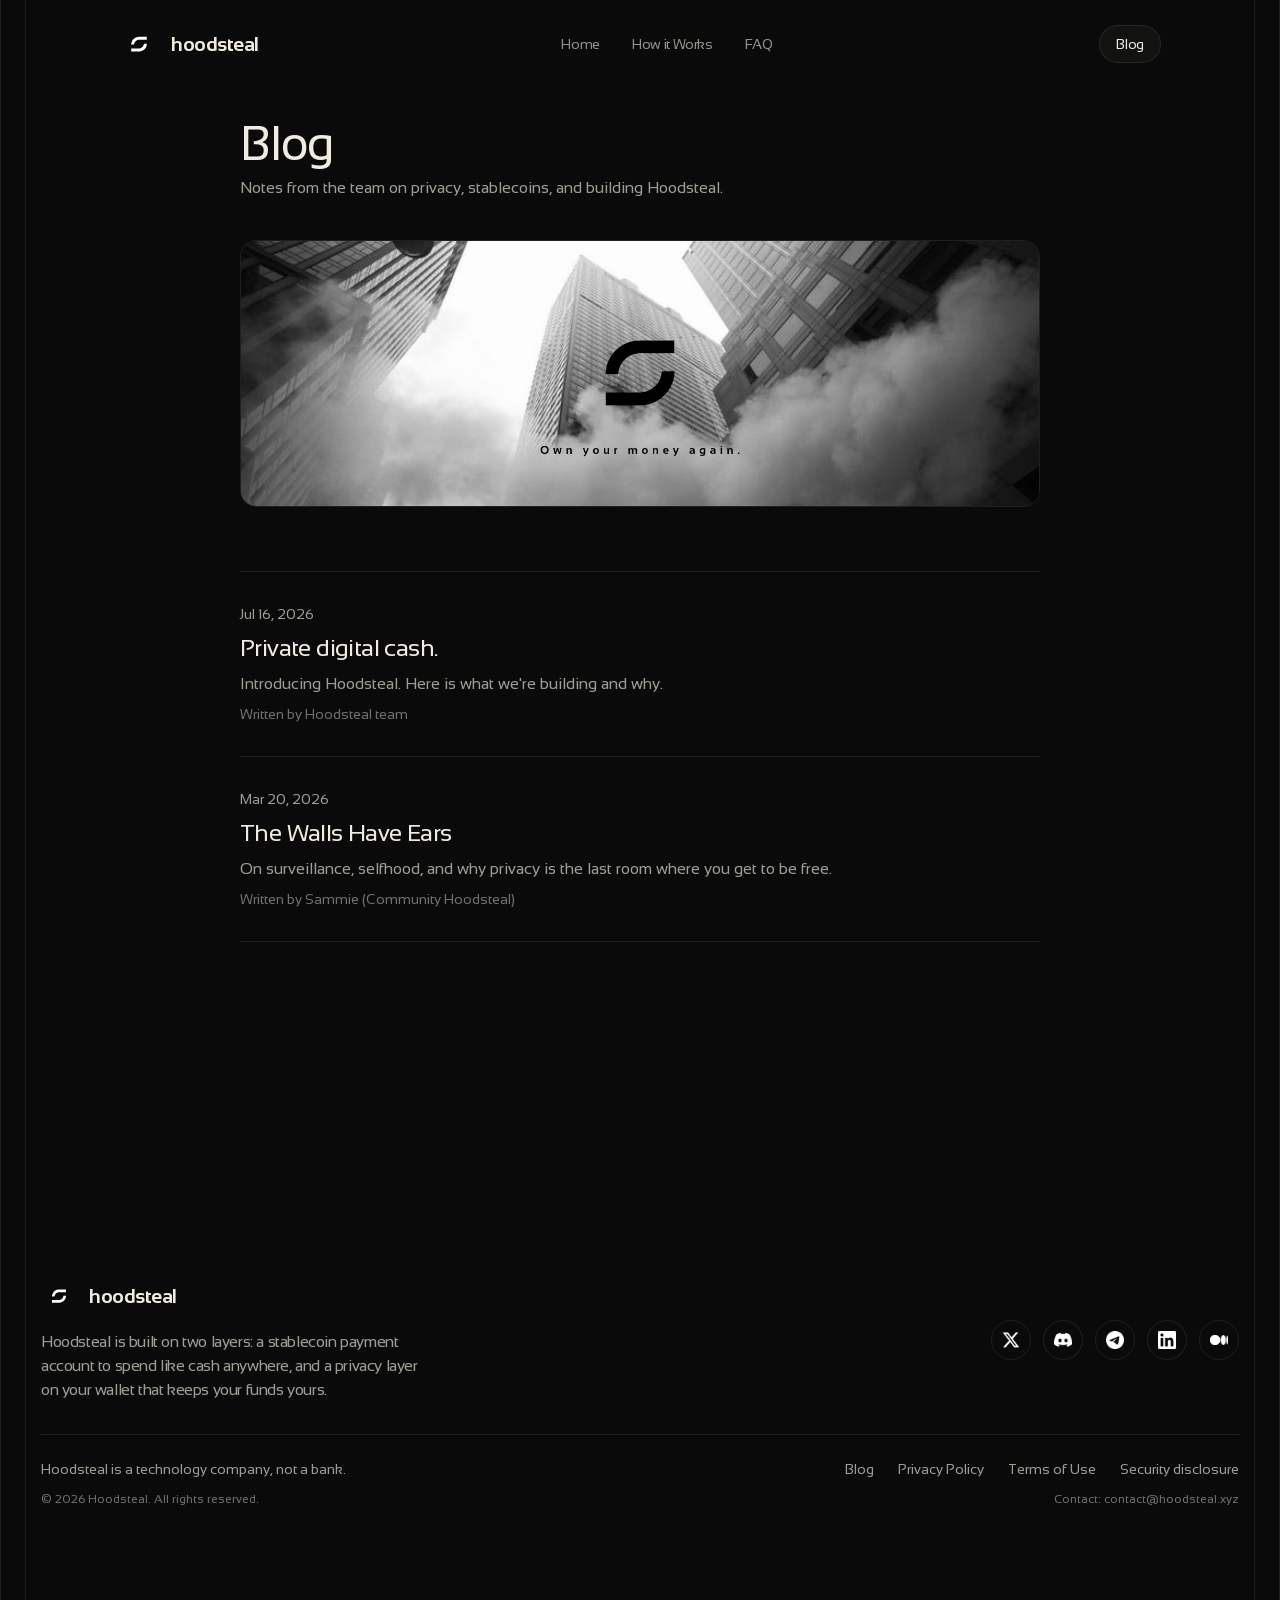
<file: blog/index.html>
<!DOCTYPE html><html lang="en" class="__variable_ba67a9 __variable_a9c41c __variable_3c557b"><head><meta charSet="utf-8"/><meta name="viewport" content="width=device-width, initial-scale=1"/><link rel="preload" href="/_next/static/media/06fe7ea9749580c5-s.p.ttf" as="font" crossorigin="" type="font/ttf"/><link rel="preload" href="/_next/static/media/1c687d0862daded2-s.p.ttf" as="font" crossorigin="" type="font/ttf"/><link rel="preload" href="/_next/static/media/23cbcd542082c2af-s.p.ttf" as="font" crossorigin="" type="font/ttf"/><link rel="preload" href="/_next/static/media/3c3f42f396696eb4-s.p.ttf" as="font" crossorigin="" type="font/ttf"/><link rel="preload" href="/_next/static/media/5bea6daece9e2be8-s.p.ttf" as="font" crossorigin="" type="font/ttf"/><link rel="preload" href="/_next/static/media/920470eb51dfe776-s.p.woff2" as="font" crossorigin="" type="font/woff2"/><link rel="preload" href="/_next/static/media/bb3ef058b751a6ad-s.p.woff2" as="font" crossorigin="" type="font/woff2"/><link rel="preload" href="/_next/static/media/c4857e84db260e90-s.p.ttf" as="font" crossorigin="" type="font/ttf"/><link rel="preload" as="image" href="/logo-t.svg"/><link rel="preload" as="image" href="/banner.png" imageSizes="(max-width: 896px) 100vw, 896px"/><link rel="stylesheet" href="/_next/static/css/27b34ae289f50dc9.css" data-precedence="next"/><link rel="preload" as="script" fetchPriority="low" href="/_next/static/chunks/webpack-2f84a1d40ce9568d.js"/><script src="/_next/static/chunks/83db829f-22a892fe2573d749.js" async=""></script><script src="/_next/static/chunks/290-7fe73a35433db22b.js" async=""></script><script src="/_next/static/chunks/main-app-5fc37a087f6f7d04.js" async=""></script><script src="/_next/static/chunks/942-6213d824976a6590.js" async=""></script><script src="/_next/static/chunks/450-610bcaa0eae041f2.js" async=""></script><script src="/_next/static/chunks/672-66812e7d692795d1.js" async=""></script><script src="/_next/static/chunks/app/layout-b8604949ff3d7496.js" async=""></script><script src="/_next/static/chunks/app/blog/page-9bd265569f2d11fc.js" async=""></script><meta name="next-size-adjust" content=""/><meta name="theme-color" content="black"/><title>Blog — Hoodsteal - Hoodsteal</title><meta name="description" content="Notes from the team on privacy, stablecoins, and building Hoodsteal."/><link rel="manifest" href="/site.webmanifest"/><meta property="og:title" content="Blog — Hoodsteal - Hoodsteal"/><meta property="og:description" content="Notes from the team on privacy, stablecoins, and building Hoodsteal."/><meta property="og:image:alt" content="Hoodsteal — privacy-first neobank on Robinhood Chain"/><meta property="og:image:type" content="image/png"/><meta property="og:image" content="https://hoodsteal.xyz/opengraph-image?9d8b057db3fbd80e"/><meta property="og:image:width" content="1200"/><meta property="og:image:height" content="630"/><meta name="twitter:card" content="summary_large_image"/><meta name="twitter:title" content="Blog — Hoodsteal - Hoodsteal"/><meta name="twitter:description" content="Notes from the team on privacy, stablecoins, and building Hoodsteal."/><meta name="twitter:image:alt" content="Hoodsteal — privacy-first neobank on Robinhood Chain"/><meta name="twitter:image:type" content="image/png"/><meta name="twitter:image" content="https://hoodsteal.xyz/opengraph-image?9d8b057db3fbd80e"/><meta name="twitter:image:width" content="1200"/><meta name="twitter:image:height" content="630"/><link rel="icon" href="/favicon.ico" sizes="any"/><link rel="icon" href="/favicon-16x16.png" type="image/png" sizes="16x16"/><link rel="icon" href="/favicon-32x32.png" type="image/png" sizes="32x32"/><link rel="apple-touch-icon" href="/apple-touch-icon.png" sizes="180x180"/><script src="/_next/static/chunks/polyfills-42372ed130431b0a.js" noModule=""></script></head><body class="antialiased font-sans bg-background overflow-x-clip"><script>((e,t,r,n,o,i,a,s)=>{let l=document.documentElement,u=["light","dark"];function c(t){var r;(Array.isArray(e)?e:[e]).forEach(e=>{let r="class"===e,n=r&&i?o.map(e=>i[e]||e):o;r?(l.classList.remove(...n),l.classList.add(i&&i[t]?i[t]:t)):l.setAttribute(e,t)}),r=t,s&&u.includes(r)&&(l.style.colorScheme=r)}if(n)c(n);else try{let e=localStorage.getItem(t)||r,n=a&&"system"===e?window.matchMedia("(prefers-color-scheme: dark)").matches?"dark":"light":e;c(n)}catch(e){}})("class","theme","dark",null,["light","dark"],null,true,true)</script><div class="max-w-7xl mx-auto border-x relative"><div class="block w-px h-full border-l border-border absolute top-0 left-6 z-10"></div><div class="block w-px h-full border-r border-border absolute top-0 right-6 z-10"></div><header class="sticky z-50 flex justify-center transition-all duration-300 md:mx-0 top-4 mx-0"><div style="max-width:100%;width:70rem"><div class="mx-auto max-w-7xl rounded-2xl transition-all duration-300 xl:px-0 shadow-none px-7"><div class="flex h-[56px] items-center justify-between p-4"><a class="flex items-center gap-3" href="/"><img alt="hoodsteal" width="40" height="40" decoding="async" data-nimg="1" class="size-7 md:size-10 object-contain" style="color:transparent" src="/logo-t.svg"/><p class="text-xl font-bold text-foreground tracking-tight">hoodsteal</p></a><div class="w-full hidden md:block"><ul class="relative mx-auto flex w-fit rounded-full h-11 px-2 items-center justify-center"><li class="z-10 cursor-pointer h-full flex items-center justify-center px-4 py-2 text-sm font-medium transition-colors duration-200 text-foreground/60 hover:text-foreground tracking-tight"><a href="/#hero">Home</a></li><li class="z-10 cursor-pointer h-full flex items-center justify-center px-4 py-2 text-sm font-medium transition-colors duration-200 text-foreground/60 hover:text-foreground tracking-tight"><a href="/#bento">How it Works</a></li><li class="z-10 cursor-pointer h-full flex items-center justify-center px-4 py-2 text-sm font-medium transition-colors duration-200 text-foreground/60 hover:text-foreground tracking-tight"><a href="/#faq">FAQ</a></li></ul></div><div class="flex flex-row items-center gap-1 md:gap-3 shrink-0"><a class="px-4 py-2 hidden md:flex items-center rounded-full text-sm font-medium tracking-tight transition-colors duration-200 text-foreground bg-accent/60 border border-border" href="/blog">Blog</a><button class="md:hidden border border-border size-8 rounded-md cursor-pointer flex items-center justify-center"><svg xmlns="http://www.w3.org/2000/svg" width="24" height="24" viewBox="0 0 24 24" fill="none" stroke="currentColor" stroke-width="2" stroke-linecap="round" stroke-linejoin="round" class="lucide lucide-menu size-5"><line x1="4" x2="20" y1="12" y2="12"></line><line x1="4" x2="20" y1="6" y2="6"></line><line x1="4" x2="20" y1="18" y2="18"></line></svg></button></div></div></div></div></header><main class="flex flex-col min-h-screen bg-background text-foreground"><div class="w-full max-w-4xl mx-auto px-8 sm:px-12 pt-12 md:pt-16"><header class="space-y-2 mb-10"><h1 class="text-4xl md:text-5xl font-medium tracking-tight">Blog</h1><p class="text-muted-foreground">Notes from the team on privacy, stablecoins, and building Hoodsteal.</p></header></div><div class="w-full max-w-4xl mx-auto px-8 sm:px-12"><div class="relative w-full aspect-[3/1] overflow-hidden rounded-2xl border border-border"><img alt="Hoodsteal" decoding="async" data-nimg="fill" class="object-cover" style="position:absolute;height:100%;width:100%;left:0;top:0;right:0;bottom:0;color:transparent" sizes="(max-width: 896px) 100vw, 896px" src="/banner.png" src="/banner.png"/></div></div><div class="w-full max-w-4xl mx-auto px-8 sm:px-12 py-12 md:py-16"><ul class="flex flex-col border-t border-border"><li class="border-b border-border"><a href="https://medium.com/p/bd5a6f88da14" target="_blank" rel="noreferrer" class="group flex flex-col gap-2 py-8 transition-opacity hover:opacity-80"><span class="text-sm text-muted-foreground">Jul 16, 2026</span><h2 class="text-xl md:text-2xl font-medium tracking-tight">Private digital cash.</h2><p class="text-muted-foreground">Introducing Hoodsteal. Here is what we&#x27;re building and why.</p><span class="text-sm text-muted-foreground/70">Written by <!-- -->Hoodsteal team</span></a></li><li class="border-b border-border"><a href="https://kenpachoo.substack.com/p/the-walls-have-ears" target="_blank" rel="noreferrer" class="group flex flex-col gap-2 py-8 transition-opacity hover:opacity-80"><span class="text-sm text-muted-foreground">Mar 20, 2026</span><h2 class="text-xl md:text-2xl font-medium tracking-tight">The Walls Have Ears</h2><p class="text-muted-foreground">On surveillance, selfhood, and why privacy is the last room where you get to be free.</p><span class="text-sm text-muted-foreground/70">Written by <!-- -->Sammie (Community Hoodsteal)</span></a></li></ul></div><div class="mt-auto w-full pt-40 md:pt-56"><footer id="footer" class="w-full pb-0"><div class="flex flex-col gap-8 px-10 pt-12 pb-8"><div class="flex flex-col md:flex-row md:items-center md:justify-between gap-8"><div class="flex flex-col items-start gap-y-4 max-w-sm"><a class="flex items-center gap-3 w-fit" href="/"><img alt="hoodsteal" loading="lazy" width="40" height="40" decoding="async" data-nimg="1" class="size-9 object-contain" style="color:transparent" src="/logo-t.svg"/><p class="text-xl font-bold text-foreground tracking-tight">hoodsteal</p></a><p class="tracking-tight text-muted-foreground font-medium">Hoodsteal is built on two layers: a stablecoin payment account to spend like cash anywhere, and a privacy layer on your wallet that keeps your funds yours.</p></div><div class="flex items-center gap-3"><a target="_blank" rel="noreferrer" aria-label="X" class="size-10 rounded-full border border-border flex items-center justify-center text-foreground/70 hover:text-foreground hover:bg-secondary transition-colors" href="https://x.com/hoodsteal"><img alt="" loading="lazy" width="20" height="20" decoding="async" data-nimg="1" class="size-[18px] object-contain " style="color:transparent" src="/social-icons/x.png" src="/social-icons/x.png"/></a><a target="_blank" rel="noreferrer" aria-label="Discord" class="size-10 rounded-full border border-border flex items-center justify-center text-foreground/70 hover:text-foreground hover:bg-secondary transition-colors" href="https://discord.com/invite/7w2TFCm6Ft"><img alt="" loading="lazy" width="20" height="20" decoding="async" data-nimg="1" class="size-[18px] object-contain " style="color:transparent" src="/social-icons/discord.png" src="/social-icons/discord.png"/></a><a target="_blank" rel="noreferrer" aria-label="Telegram" class="size-10 rounded-full border border-border flex items-center justify-center text-foreground/70 hover:text-foreground hover:bg-secondary transition-colors" href="https://t.me/+1KiIlJTX5WIzMmM0"><img alt="" loading="lazy" width="20" height="20" decoding="async" data-nimg="1" class="size-[18px] object-contain " style="color:transparent" src="/social-icons/tg.png" src="/social-icons/tg.png"/></a><a target="_blank" rel="noreferrer" aria-label="LinkedIn" class="size-10 rounded-full border border-border flex items-center justify-center text-foreground/70 hover:text-foreground hover:bg-secondary transition-colors" href="https://www.linkedin.com/company/hoodsteal-finance/people/?viewAsMember=true"><img alt="" loading="lazy" width="20" height="20" decoding="async" data-nimg="1" class="size-[18px] object-contain " style="color:transparent" src="/social-icons/linkedin.png" src="/social-icons/linkedin.png"/></a><a target="_blank" rel="noreferrer" aria-label="Medium" class="size-10 rounded-full border border-border flex items-center justify-center text-foreground/70 hover:text-foreground hover:bg-secondary transition-colors" href="https://medium.com/p/bd5a6f88da14?postPublishedType=initial"><img alt="" loading="lazy" width="20" height="20" decoding="async" data-nimg="1" class="size-[18px] object-contain " style="color:transparent" src="/social-icons/medium.png" src="/social-icons/medium.png"/></a></div></div><div class="flex flex-col gap-3 pt-6 border-t border-border text-sm text-muted-foreground"><div class="flex flex-col md:flex-row md:items-center md:justify-between gap-3"><span>Hoodsteal is a technology company, not a bank.</span><div class="flex flex-wrap items-center gap-x-6 gap-y-2"><a class="hover:text-foreground transition-colors" href="/blog">Blog</a><a class="hover:text-foreground transition-colors" href="/privacy">Privacy Policy</a><a class="hover:text-foreground transition-colors" href="/terms">Terms of Use</a><a href="mailto:contact@hoodsteal.xyz?subject=Security%20disclosure" class="hover:text-foreground transition-colors">Security disclosure</a></div></div><div class="flex flex-col md:flex-row md:items-center md:justify-between gap-3 text-xs"><span class="text-muted-foreground/70">© <!-- -->2026<!-- --> Hoodsteal. All rights reserved.</span><span class="text-muted-foreground/70">Contact:<!-- --> <a href="mailto:contact@hoodsteal.xyz" class="hover:text-foreground transition-colors">contact@hoodsteal.xyz</a></span></div></div></div><div class="w-full h-48 md:h-64 relative mt-24 z-0"><div class="absolute inset-0 bg-gradient-to-t from-transparent to-background z-10 from-40%"></div><div class="absolute inset-0 mx-6"><div class="h-full w-full"><canvas class="pointer-events-none" style="width:0;height:0"></canvas></div></div></div></footer></div></main></div><script src="/_next/static/chunks/webpack-2f84a1d40ce9568d.js" async=""></script><script>(self.__next_f=self.__next_f||[]).push([0])</script><script>self.__next_f.push([1,"1:\"$Sreact.fragment\"\n2:I[6563,[\"942\",\"static/chunks/942-6213d824976a6590.js\",\"450\",\"static/chunks/450-610bcaa0eae041f2.js\",\"672\",\"static/chunks/672-66812e7d692795d1.js\",\"177\",\"static/chunks/app/layout-b8604949ff3d7496.js\"],\"ThemeProvider\"]\n3:I[752,[\"942\",\"static/chunks/942-6213d824976a6590.js\",\"450\",\"static/chunks/450-610bcaa0eae041f2.js\",\"672\",\"static/chunks/672-66812e7d692795d1.js\",\"177\",\"static/chunks/app/layout-b8604949ff3d7496.js\"],\"Navbar\"]\n4:I[3915,[],\"\"]\n5:I[5975,[],\"\"]\n6:I[6207,[\"942\",\"static/chunks/942-6213d824976a6590.js\",\"672\",\"static/chunks/672-66812e7d692795d1.js\",\"831\",\"static/chunks/app/blog/page-9bd265569f2d11fc.js\"],\"Image\"]\n7:I[9714,[\"942\",\"static/chunks/942-6213d824976a6590.js\",\"672\",\"static/chunks/672-66812e7d692795d1.js\",\"831\",\"static/chunks/app/blog/page-9bd265569f2d11fc.js\"],\"FooterSection\"]\n8:I[665,[],\"OutletBoundary\"]\nb:I[665,[],\"ViewportBoundary\"]\nd:I[665,[],\"MetadataBoundary\"]\nf:I[9022,[],\"\"]\n:HL[\"/_next/static/media/06fe7ea9749580c5-s.p.ttf\",\"font\",{\"crossOrigin\":\"\",\"type\":\"font/ttf\"}]\n:HL[\"/_next/static/media/1c687d0862daded2-s.p.ttf\",\"font\",{\"crossOrigin\":\"\",\"type\":\"font/ttf\"}]\n:HL[\"/_next/static/media/23cbcd542082c2af-s.p.ttf\",\"font\",{\"crossOrigin\":\"\",\"type\":\"font/ttf\"}]\n:HL[\"/_next/static/media/3c3f42f396696eb4-s.p.ttf\",\"font\",{\"crossOrigin\":\"\",\"type\":\"font/ttf\"}]\n:HL[\"/_next/static/media/5bea6daece9e2be8-s.p.ttf\",\"font\",{\"crossOrigin\":\"\",\"type\":\"font/ttf\"}]\n:HL[\"/_next/static/media/920470eb51dfe776-s.p.woff2\",\"font\",{\"crossOrigin\":\"\",\"type\":\"font/woff2\"}]\n:HL[\"/_next/static/media/bb3ef058b751a6ad-s.p.woff2\",\"font\",{\"crossOrigin\":\"\",\"type\":\"font/woff2\"}]\n:HL[\"/_next/static/media/c4857e84db260e90-s.p.ttf\",\"font\",{\"crossOrigin\":\"\",\"type\":\"font/ttf\"}]\n:HL[\"/_next/static/css/27b34ae289f50dc9.css\",\"style\"]\n"])</script><script>self.__next_f.push([1,"0:{\"P\":null,\"b\":\"fuaYF6F8lCTgTNXzeuWdl\",\"p\":\"\",\"c\":[\"\",\"blog\"],\"i\":false,\"f\":[[[\"\",{\"children\":[\"blog\",{\"children\":[\"__PAGE__\",{}]}]},\"$undefined\",\"$undefined\",true],[\"\",[\"$\",\"$1\",\"c\",{\"children\":[[[\"$\",\"link\",\"0\",{\"rel\":\"stylesheet\",\"href\":\"/_next/static/css/27b34ae289f50dc9.css\",\"precedence\":\"next\",\"crossOrigin\":\"$undefined\",\"nonce\":\"$undefined\"}]],[\"$\",\"html\",null,{\"lang\":\"en\",\"suppressHydrationWarning\":true,\"className\":\"__variable_ba67a9 __variable_a9c41c __variable_3c557b\",\"children\":[\"$\",\"body\",null,{\"className\":\"antialiased font-sans bg-background overflow-x-clip\",\"children\":[\"$\",\"$L2\",null,{\"attribute\":\"class\",\"defaultTheme\":\"dark\",\"disableTransitionOnChange\":true,\"children\":[\"$\",\"div\",null,{\"className\":\"max-w-7xl mx-auto border-x relative\",\"children\":[[\"$\",\"div\",null,{\"className\":\"block w-px h-full border-l border-border absolute top-0 left-6 z-10\"}],[\"$\",\"div\",null,{\"className\":\"block w-px h-full border-r border-border absolute top-0 right-6 z-10\"}],[\"$\",\"$L3\",null,{}],[\"$\",\"$L4\",null,{\"parallelRouterKey\":\"children\",\"error\":\"$undefined\",\"errorStyles\":\"$undefined\",\"errorScripts\":\"$undefined\",\"template\":[\"$\",\"$L5\",null,{}],\"templateStyles\":\"$undefined\",\"templateScripts\":\"$undefined\",\"notFound\":[[[\"$\",\"title\",null,{\"children\":\"404: This page could not be found.\"}],[\"$\",\"div\",null,{\"style\":{\"fontFamily\":\"system-ui,\\\"Segoe UI\\\",Roboto,Helvetica,Arial,sans-serif,\\\"Apple Color Emoji\\\",\\\"Segoe UI Emoji\\\"\",\"height\":\"100vh\",\"textAlign\":\"center\",\"display\":\"flex\",\"flexDirection\":\"column\",\"alignItems\":\"center\",\"justifyContent\":\"center\"},\"children\":[\"$\",\"div\",null,{\"children\":[[\"$\",\"style\",null,{\"dangerouslySetInnerHTML\":{\"__html\":\"body{color:#000;background:#fff;margin:0}.next-error-h1{border-right:1px solid rgba(0,0,0,.3)}@media (prefers-color-scheme:dark){body{color:#fff;background:#000}.next-error-h1{border-right:1px solid rgba(255,255,255,.3)}}\"}}],[\"$\",\"h1\",null,{\"className\":\"next-error-h1\",\"style\":{\"display\":\"inline-block\",\"margin\":\"0 20px 0 0\",\"padding\":\"0 23px 0 0\",\"fontSize\":24,\"fontWeight\":500,\"verticalAlign\":\"top\",\"lineHeight\":\"49px\"},\"children\":404}],[\"$\",\"div\",null,{\"style\":{\"display\":\"inline-block\"},\"children\":[\"$\",\"h2\",null,{\"style\":{\"fontSize\":14,\"fontWeight\":400,\"lineHeight\":\"49px\",\"margin\":0},\"children\":\"This page could not be found.\"}]}]]}]}]],[]],\"forbidden\":\"$undefined\",\"unauthorized\":\"$undefined\"}]]}]}]}]}]]}],{\"children\":[\"blog\",[\"$\",\"$1\",\"c\",{\"children\":[null,[\"$\",\"$L4\",null,{\"parallelRouterKey\":\"children\",\"error\":\"$undefined\",\"errorStyles\":\"$undefined\",\"errorScripts\":\"$undefined\",\"template\":[\"$\",\"$L5\",null,{}],\"templateStyles\":\"$undefined\",\"templateScripts\":\"$undefined\",\"notFound\":\"$undefined\",\"forbidden\":\"$undefined\",\"unauthorized\":\"$undefined\"}]]}],{\"children\":[\"__PAGE__\",[\"$\",\"$1\",\"c\",{\"children\":[[\"$\",\"main\",null,{\"className\":\"flex flex-col min-h-screen bg-background text-foreground\",\"children\":[[\"$\",\"div\",null,{\"className\":\"w-full max-w-4xl mx-auto px-8 sm:px-12 pt-12 md:pt-16\",\"children\":[\"$\",\"header\",null,{\"className\":\"space-y-2 mb-10\",\"children\":[[\"$\",\"h1\",null,{\"className\":\"text-4xl md:text-5xl font-medium tracking-tight\",\"children\":\"Blog\"}],[\"$\",\"p\",null,{\"className\":\"text-muted-foreground\",\"children\":\"Notes from the team on privacy, stablecoins, and building Hoodsteal.\"}]]}]}],[\"$\",\"div\",null,{\"className\":\"w-full max-w-4xl mx-auto px-8 sm:px-12\",\"children\":[\"$\",\"div\",null,{\"className\":\"relative w-full aspect-[3/1] overflow-hidden rounded-2xl border border-border\",\"children\":[\"$\",\"$L6\",null,{\"src\":\"/banner.png\",\"alt\":\"Hoodsteal\",\"fill\":true,\"priority\":true,\"className\":\"object-cover\",\"sizes\":\"(max-width: 896px) 100vw, 896px\"}]}]}],[\"$\",\"div\",null,{\"className\":\"w-full max-w-4xl mx-auto px-8 sm:px-12 py-12 md:py-16\",\"children\":[\"$\",\"ul\",null,{\"className\":\"flex flex-col border-t border-border\",\"children\":[[\"$\",\"li\",\"https://medium.com/p/bd5a6f88da14\",{\"className\":\"border-b border-border\",\"children\":[\"$\",\"a\",null,{\"href\":\"https://medium.com/p/bd5a6f88da14\",\"target\":\"_blank\",\"rel\":\"noreferrer\",\"className\":\"group flex flex-col gap-2 py-8 transition-opacity hover:opacity-80\",\"children\":[[\"$\",\"span\",null,{\"className\":\"text-sm text-muted-foreground\",\"children\":\"Jul 16, 2026\"}],[\"$\",\"h2\",null,{\"className\":\"text-xl md:text-2xl font-medium tracking-tight\",\"children\":\"Private digital cash.\"}],[\"$\",\"p\",null,{\"className\":\"text-muted-foreground\",\"children\":\"Introducing Hoodsteal. Here is what we're building and why.\"}],[\"$\",\"span\",null,{\"className\":\"text-sm text-muted-foreground/70\",\"children\":[\"Written by \",\"Hoodsteal team\"]}]]}]}],[\"$\",\"li\",\"https://kenpachoo.substack.com/p/the-walls-have-ears\",{\"className\":\"border-b border-border\",\"children\":[\"$\",\"a\",null,{\"href\":\"https://kenpachoo.substack.com/p/the-walls-have-ears\",\"target\":\"_blank\",\"rel\":\"noreferrer\",\"className\":\"group flex flex-col gap-2 py-8 transition-opacity hover:opacity-80\",\"children\":[[\"$\",\"span\",null,{\"className\":\"text-sm text-muted-foreground\",\"children\":\"Mar 20, 2026\"}],[\"$\",\"h2\",null,{\"className\":\"text-xl md:text-2xl font-medium tracking-tight\",\"children\":\"The Walls Have Ears\"}],[\"$\",\"p\",null,{\"className\":\"text-muted-foreground\",\"children\":\"On surveillance, selfhood, and why privacy is the last room where you get to be free.\"}],[\"$\",\"span\",null,{\"className\":\"text-sm text-muted-foreground/70\",\"children\":[\"Written by \",\"Sammie (Community Hoodsteal)\"]}]]}]}]]}]}],[\"$\",\"div\",null,{\"className\":\"mt-auto w-full pt-40 md:pt-56\",\"children\":[\"$\",\"$L7\",null,{}]}]]}],\"$undefined\",null,[\"$\",\"$L8\",null,{\"children\":[\"$L9\",\"$La\",null]}]]}],{},null,false]},null,false]},null,false],[\"$\",\"$1\",\"h\",{\"children\":[null,[\"$\",\"$1\",\"3cJfzN8PbeqztuH6RdJG4\",{\"children\":[[\"$\",\"$Lb\",null,{\"children\":\"$Lc\"}],[\"$\",\"meta\",null,{\"name\":\"next-size-adjust\",\"content\":\"\"}]]}],[\"$\",\"$Ld\",null,{\"children\":\"$Le\"}]]}],false]],\"m\":\"$undefined\",\"G\":[\"$f\",\"$undefined\"],\"s\":false,\"S\":true}\n"])</script><script>self.__next_f.push([1,"c:[[\"$\",\"meta\",\"0\",{\"charSet\":\"utf-8\"}],[\"$\",\"meta\",\"1\",{\"name\":\"viewport\",\"content\":\"width=device-width, initial-scale=1\"}],[\"$\",\"meta\",\"2\",{\"name\":\"theme-color\",\"content\":\"black\"}]]\n9:null\n"])</script><script>self.__next_f.push([1,"a:null\ne:[[\"$\",\"title\",\"0\",{\"children\":\"Blog — Hoodsteal - Hoodsteal\"}],[\"$\",\"meta\",\"1\",{\"name\":\"description\",\"content\":\"Notes from the team on privacy, stablecoins, and building Hoodsteal.\"}],[\"$\",\"link\",\"2\",{\"rel\":\"manifest\",\"href\":\"/site.webmanifest\",\"crossOrigin\":\"$undefined\"}],[\"$\",\"meta\",\"3\",{\"property\":\"og:title\",\"content\":\"Blog — Hoodsteal - Hoodsteal\"}],[\"$\",\"meta\",\"4\",{\"property\":\"og:description\",\"content\":\"Notes from the team on privacy, stablecoins, and building Hoodsteal.\"}],[\"$\",\"meta\",\"5\",{\"property\":\"og:image:alt\",\"content\":\"Hoodsteal — privacy-first neobank on Robinhood Chain\"}],[\"$\",\"meta\",\"6\",{\"property\":\"og:image:type\",\"content\":\"image/png\"}],[\"$\",\"meta\",\"7\",{\"property\":\"og:image\",\"content\":\"https://hoodsteal.xyz/opengraph-image?9d8b057db3fbd80e\"}],[\"$\",\"meta\",\"8\",{\"property\":\"og:image:width\",\"content\":\"1200\"}],[\"$\",\"meta\",\"9\",{\"property\":\"og:image:height\",\"content\":\"630\"}],[\"$\",\"meta\",\"10\",{\"name\":\"twitter:card\",\"content\":\"summary_large_image\"}],[\"$\",\"meta\",\"11\",{\"name\":\"twitter:title\",\"content\":\"Blog — Hoodsteal - Hoodsteal\"}],[\"$\",\"meta\",\"12\",{\"name\":\"twitter:description\",\"content\":\"Notes from the team on privacy, stablecoins, and building Hoodsteal.\"}],[\"$\",\"meta\",\"13\",{\"name\":\"twitter:image:alt\",\"content\":\"Hoodsteal — privacy-first neobank on Robinhood Chain\"}],[\"$\",\"meta\",\"14\",{\"name\":\"twitter:image:type\",\"content\":\"image/png\"}],[\"$\",\"meta\",\"15\",{\"name\":\"twitter:image\",\"content\":\"https://hoodsteal.xyz/opengraph-image?9d8b057db3fbd80e\"}],[\"$\",\"meta\",\"16\",{\"name\":\"twitter:image:width\",\"content\":\"1200\"}],[\"$\",\"meta\",\"17\",{\"name\":\"twitter:image:height\",\"content\":\"630\"}],[\"$\",\"link\",\"18\",{\"rel\":\"icon\",\"href\":\"/favicon.ico\",\"sizes\":\"any\"}],[\"$\",\"link\",\"19\",{\"rel\":\"icon\",\"href\":\"/favicon-16x16.png\",\"type\":\"image/png\",\"sizes\":\"16x16\"}],[\"$\",\"link\",\"20\",{\"rel\":\"icon\",\"href\":\"/favicon-32x32.png\",\"type\":\"image/png\",\"sizes\":\"32x32\"}],[\"$\",\"link\",\"21\",{\"rel\":\"apple-touch-icon\",\"href\":\"/apple-touch-icon.png\",\"sizes\":\"180x180\"}]]\n"])</script></body></html>
</file>
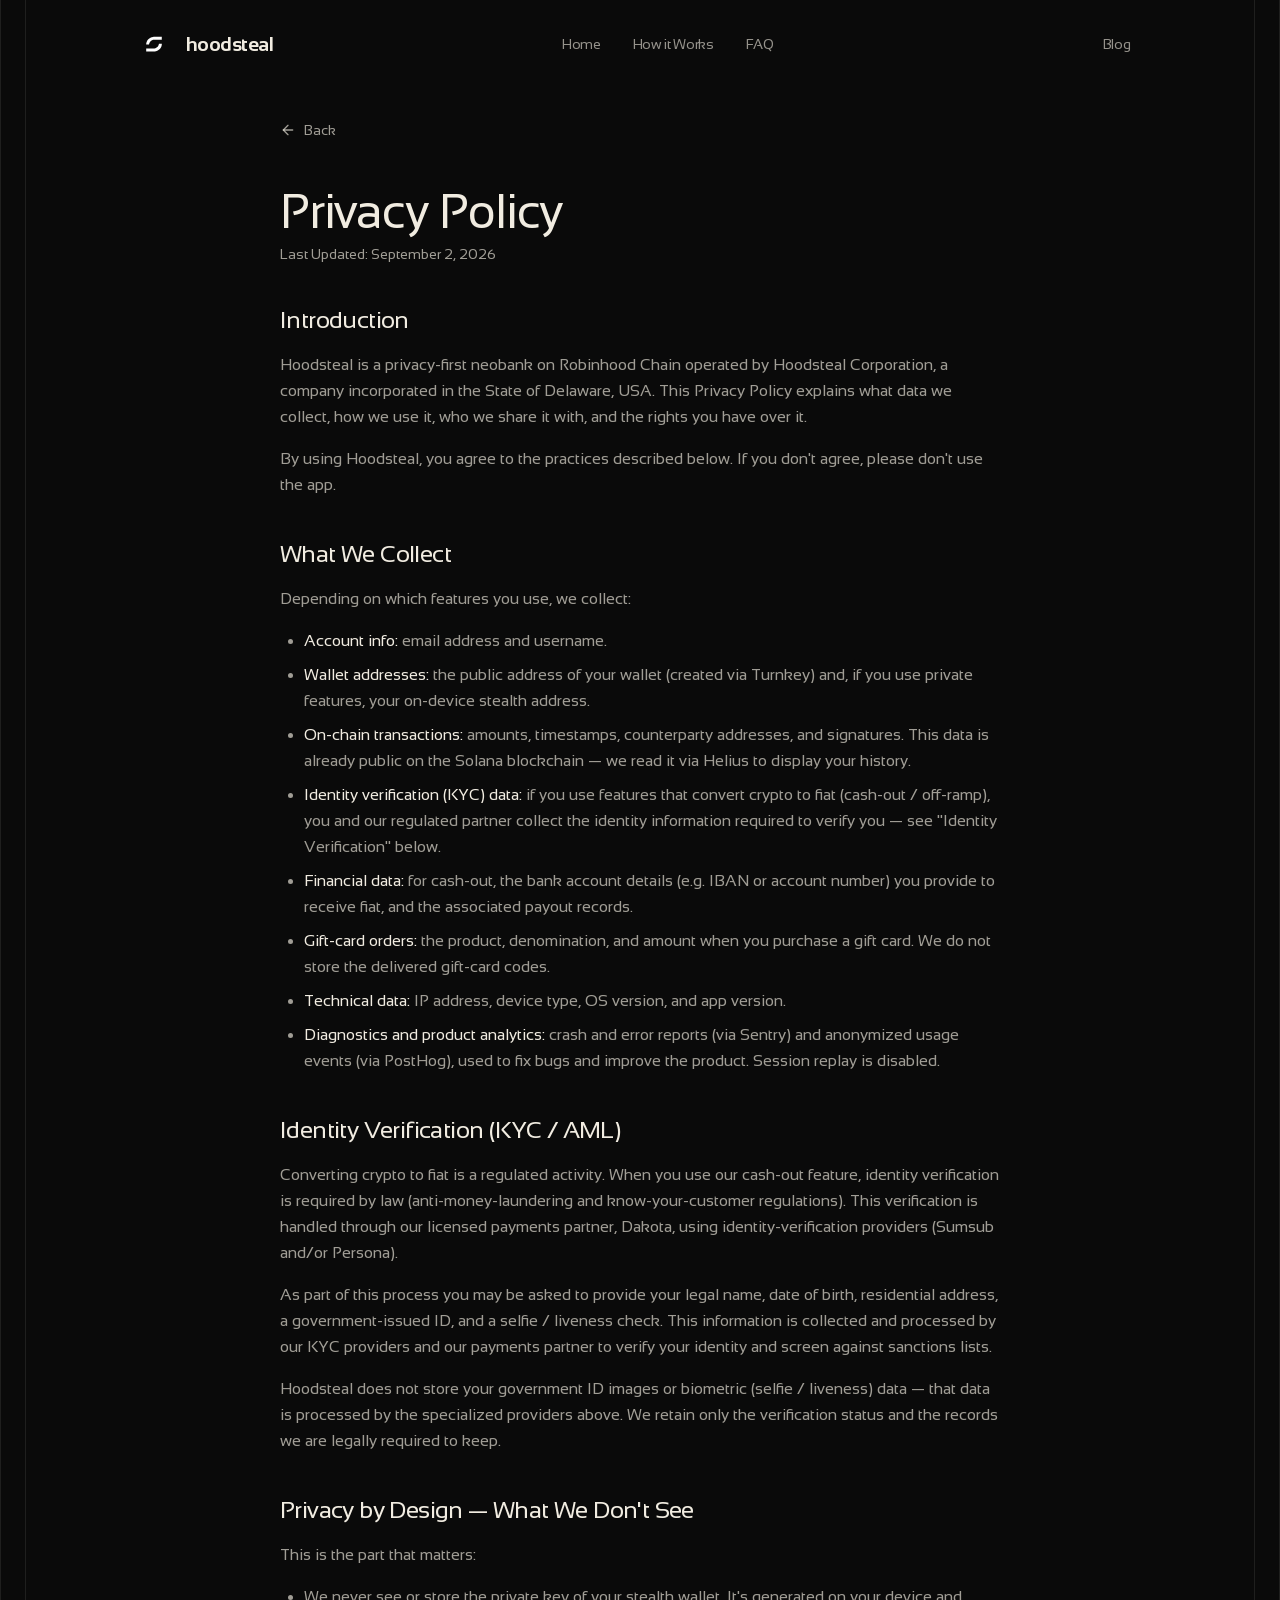
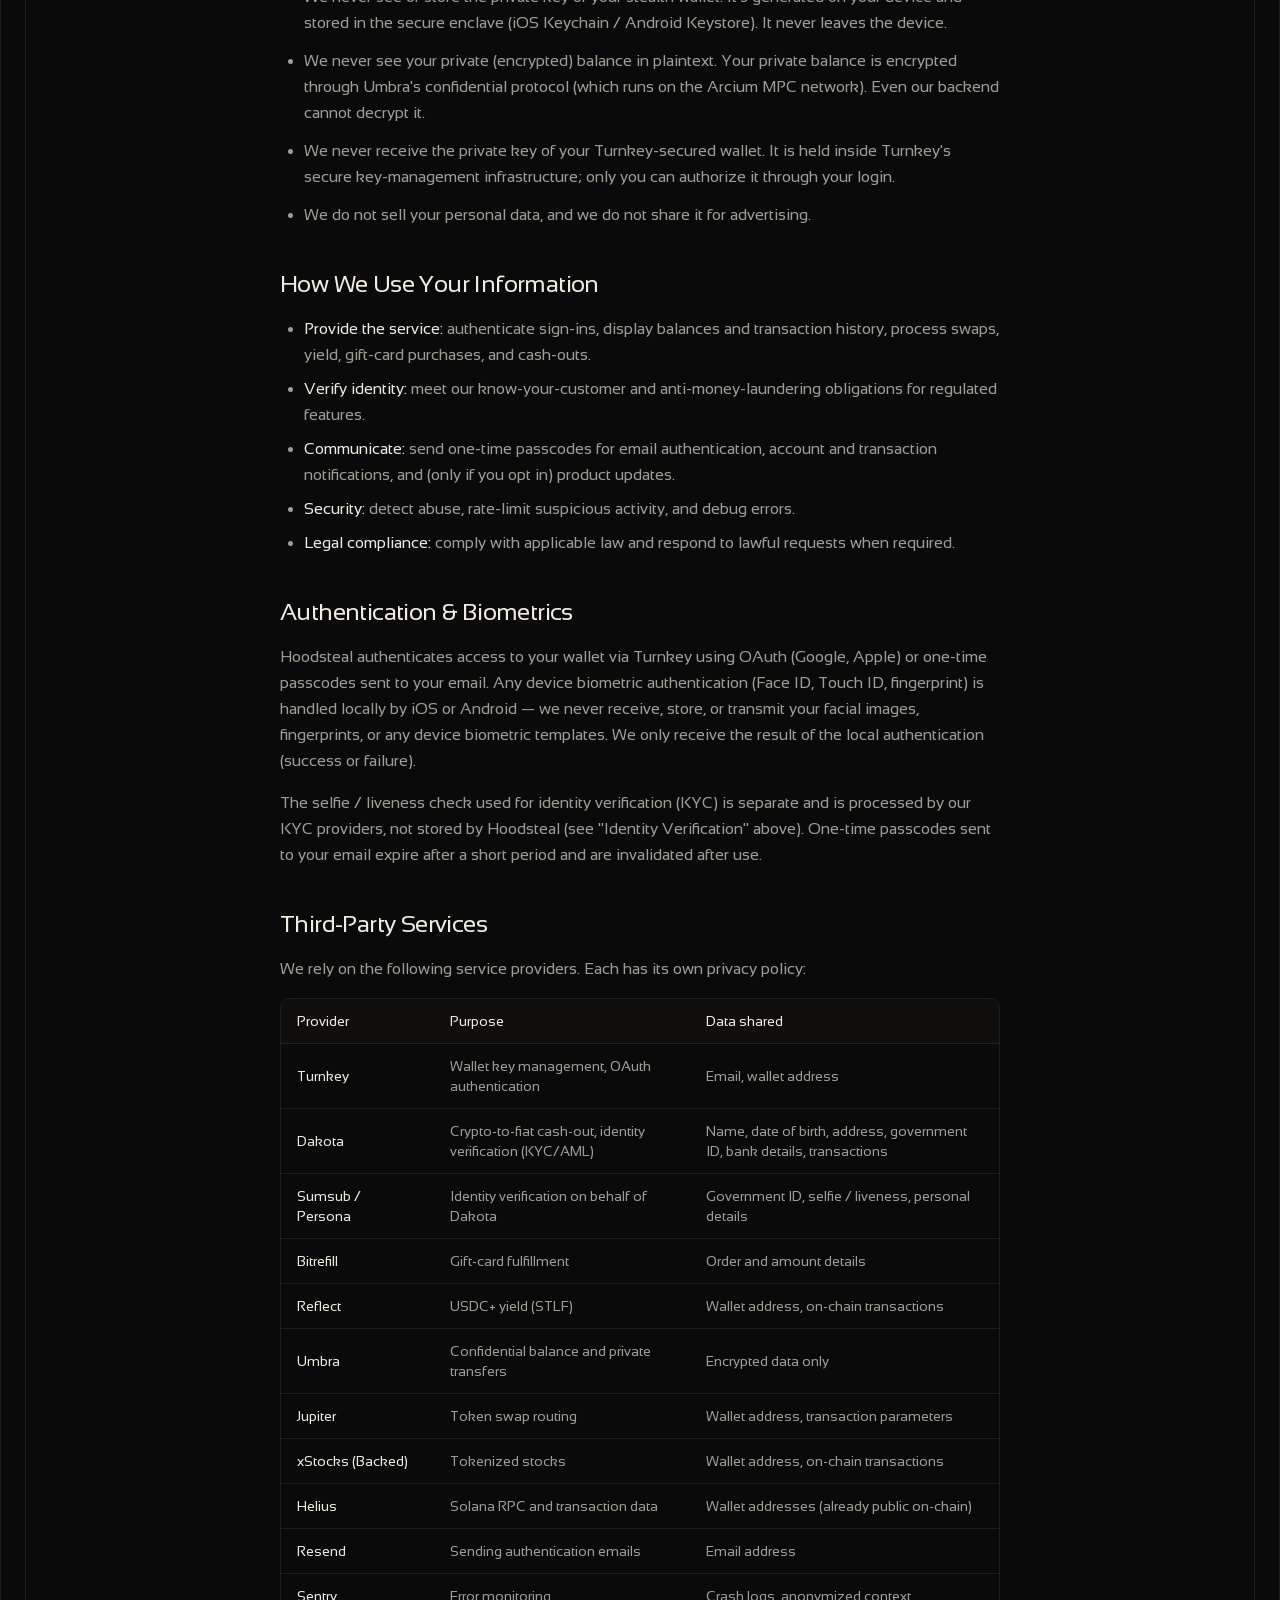
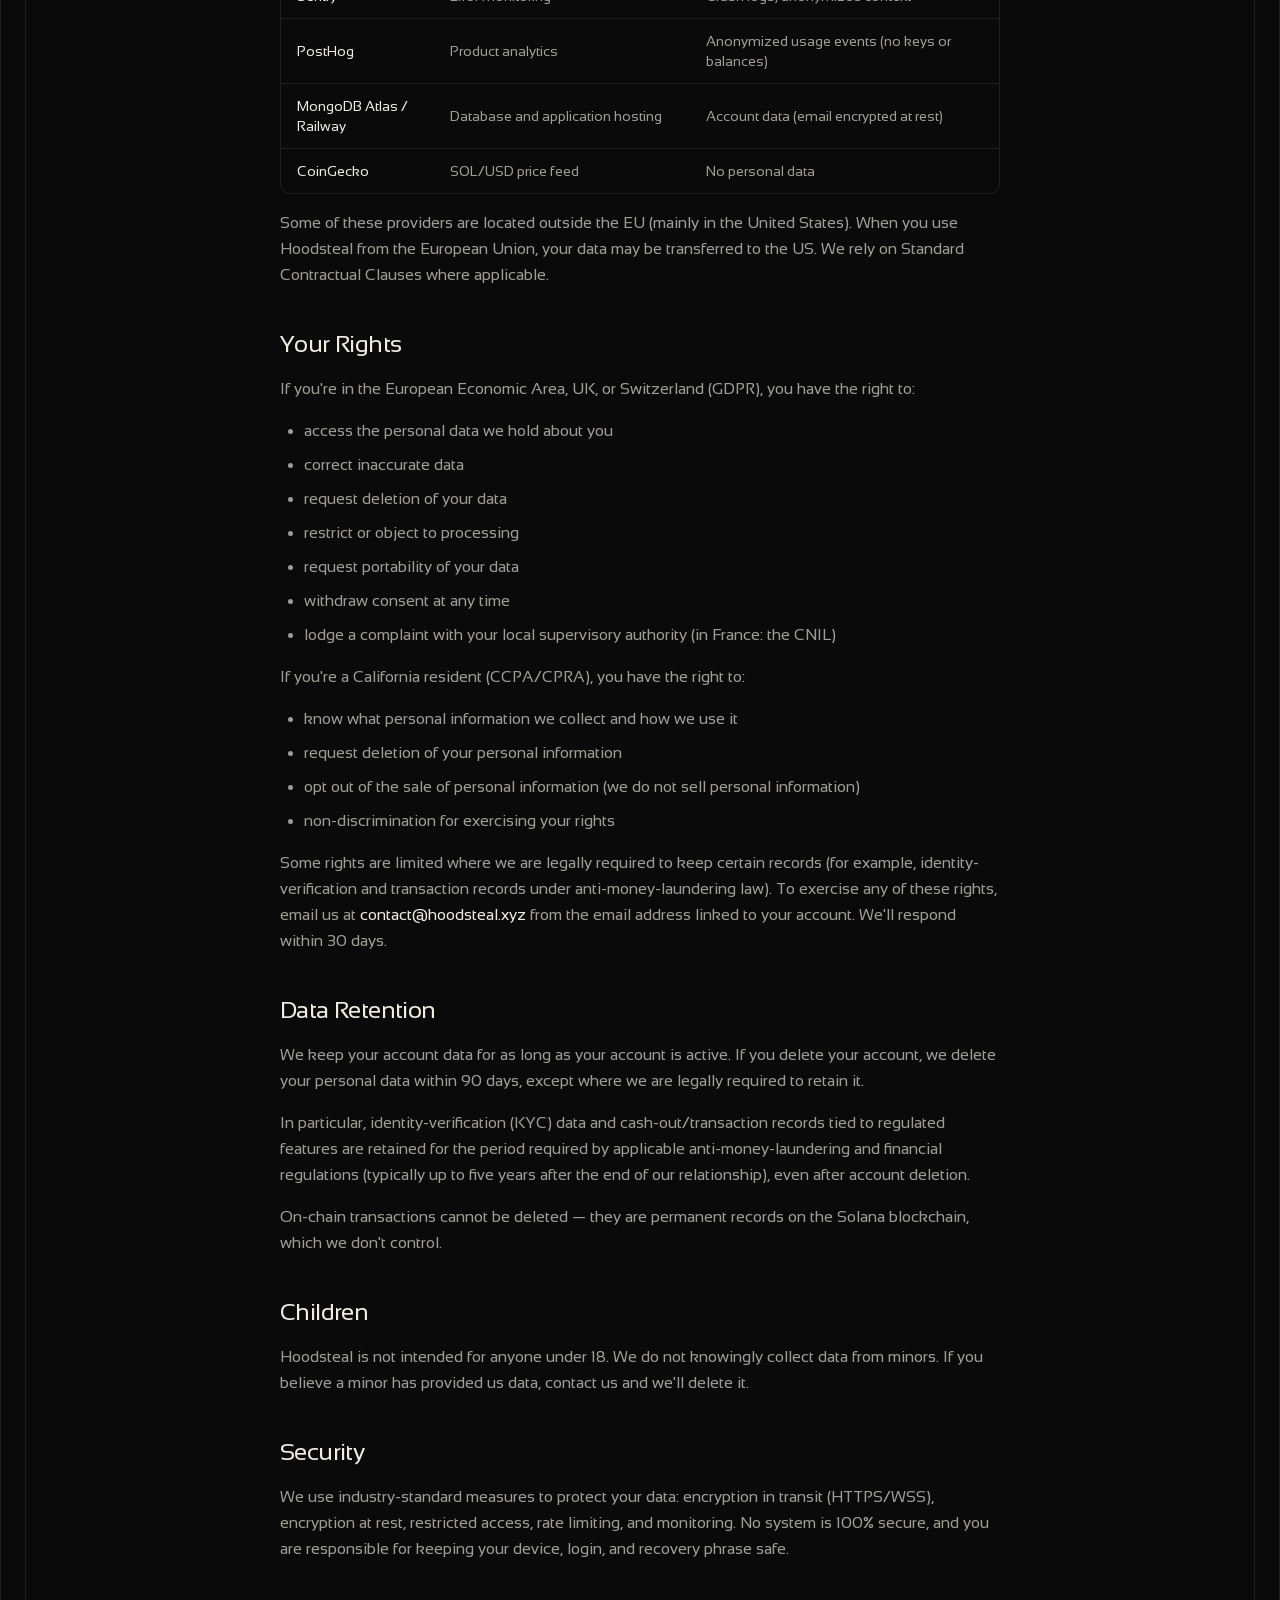
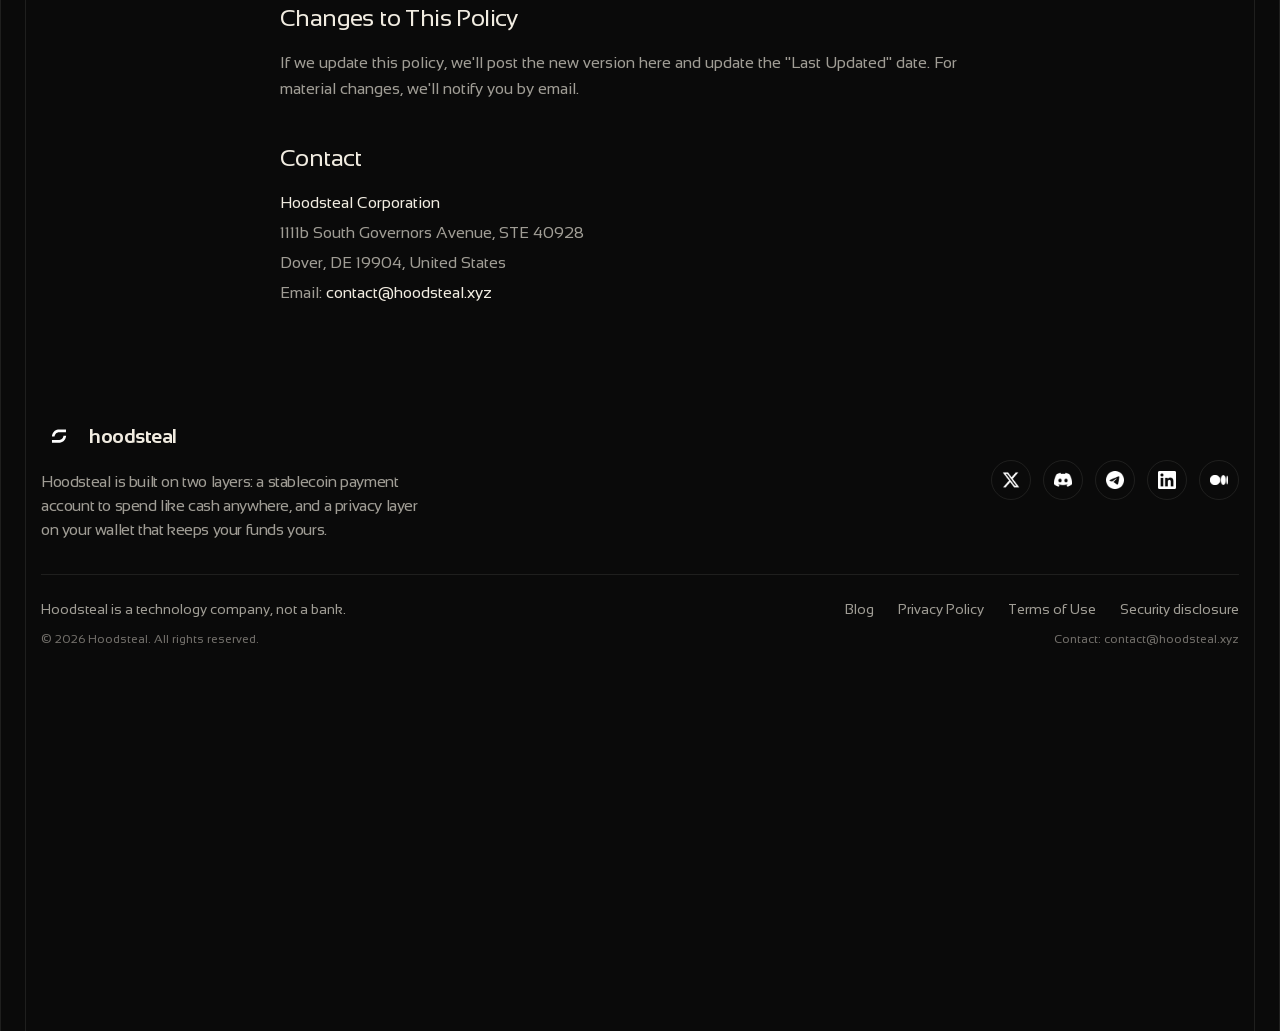
<file: privacy/index.html>
<!DOCTYPE html><html lang="en" class="__variable_ba67a9 __variable_a9c41c __variable_3c557b"><head><meta charSet="utf-8"/><meta name="viewport" content="width=device-width, initial-scale=1"/><link rel="preload" href="/_next/static/media/06fe7ea9749580c5-s.p.ttf" as="font" crossorigin="" type="font/ttf"/><link rel="preload" href="/_next/static/media/1c687d0862daded2-s.p.ttf" as="font" crossorigin="" type="font/ttf"/><link rel="preload" href="/_next/static/media/23cbcd542082c2af-s.p.ttf" as="font" crossorigin="" type="font/ttf"/><link rel="preload" href="/_next/static/media/3c3f42f396696eb4-s.p.ttf" as="font" crossorigin="" type="font/ttf"/><link rel="preload" href="/_next/static/media/5bea6daece9e2be8-s.p.ttf" as="font" crossorigin="" type="font/ttf"/><link rel="preload" href="/_next/static/media/920470eb51dfe776-s.p.woff2" as="font" crossorigin="" type="font/woff2"/><link rel="preload" href="/_next/static/media/bb3ef058b751a6ad-s.p.woff2" as="font" crossorigin="" type="font/woff2"/><link rel="preload" href="/_next/static/media/c4857e84db260e90-s.p.ttf" as="font" crossorigin="" type="font/ttf"/><link rel="preload" as="image" href="/logo-t.svg"/><link rel="stylesheet" href="/_next/static/css/27b34ae289f50dc9.css" data-precedence="next"/><link rel="preload" as="script" fetchPriority="low" href="/_next/static/chunks/webpack-2f84a1d40ce9568d.js"/><script src="/_next/static/chunks/83db829f-22a892fe2573d749.js" async=""></script><script src="/_next/static/chunks/290-7fe73a35433db22b.js" async=""></script><script src="/_next/static/chunks/main-app-5fc37a087f6f7d04.js" async=""></script><script src="/_next/static/chunks/942-6213d824976a6590.js" async=""></script><script src="/_next/static/chunks/450-610bcaa0eae041f2.js" async=""></script><script src="/_next/static/chunks/672-66812e7d692795d1.js" async=""></script><script src="/_next/static/chunks/app/layout-b8604949ff3d7496.js" async=""></script><script src="/_next/static/chunks/app/privacy/page-2c07e1fd863c994a.js" async=""></script><meta name="next-size-adjust" content=""/><meta name="theme-color" content="black"/><title>Privacy Policy — Hoodsteal - Hoodsteal</title><meta name="description" content="How Hoodsteal collects, uses, and protects your data."/><link rel="manifest" href="/site.webmanifest"/><meta property="og:title" content="Privacy Policy — Hoodsteal - Hoodsteal"/><meta property="og:description" content="How Hoodsteal collects, uses, and protects your data."/><meta property="og:image:alt" content="Hoodsteal — privacy-first neobank on Robinhood Chain"/><meta property="og:image:type" content="image/png"/><meta property="og:image" content="https://hoodsteal.xyz/opengraph-image?9d8b057db3fbd80e"/><meta property="og:image:width" content="1200"/><meta property="og:image:height" content="630"/><meta name="twitter:card" content="summary_large_image"/><meta name="twitter:title" content="Privacy Policy — Hoodsteal - Hoodsteal"/><meta name="twitter:description" content="How Hoodsteal collects, uses, and protects your data."/><meta name="twitter:image:alt" content="Hoodsteal — privacy-first neobank on Robinhood Chain"/><meta name="twitter:image:type" content="image/png"/><meta name="twitter:image" content="https://hoodsteal.xyz/opengraph-image?9d8b057db3fbd80e"/><meta name="twitter:image:width" content="1200"/><meta name="twitter:image:height" content="630"/><link rel="icon" href="/favicon.ico" sizes="any"/><link rel="icon" href="/favicon-16x16.png" type="image/png" sizes="16x16"/><link rel="icon" href="/favicon-32x32.png" type="image/png" sizes="32x32"/><link rel="apple-touch-icon" href="/apple-touch-icon.png" sizes="180x180"/><script src="/_next/static/chunks/polyfills-42372ed130431b0a.js" noModule=""></script></head><body class="antialiased font-sans bg-background overflow-x-clip"><script>((e,t,r,n,o,i,a,s)=>{let l=document.documentElement,u=["light","dark"];function c(t){var r;(Array.isArray(e)?e:[e]).forEach(e=>{let r="class"===e,n=r&&i?o.map(e=>i[e]||e):o;r?(l.classList.remove(...n),l.classList.add(i&&i[t]?i[t]:t)):l.setAttribute(e,t)}),r=t,s&&u.includes(r)&&(l.style.colorScheme=r)}if(n)c(n);else try{let e=localStorage.getItem(t)||r,n=a&&"system"===e?window.matchMedia("(prefers-color-scheme: dark)").matches?"dark":"light":e;c(n)}catch(e){}})("class","theme","dark",null,["light","dark"],null,true,true)</script><div class="max-w-7xl mx-auto border-x relative"><div class="block w-px h-full border-l border-border absolute top-0 left-6 z-10"></div><div class="block w-px h-full border-r border-border absolute top-0 right-6 z-10"></div><header class="sticky z-50 flex justify-center transition-all duration-300 md:mx-0 top-4 mx-0"><div style="max-width:100%;width:70rem"><div class="mx-auto max-w-7xl rounded-2xl transition-all duration-300 xl:px-0 shadow-none px-7"><div class="flex h-[56px] items-center justify-between p-4"><a class="flex items-center gap-3" href="/"><img alt="hoodsteal" width="40" height="40" decoding="async" data-nimg="1" class="size-7 md:size-10 object-contain" style="color:transparent" src="/logo-t.svg"/><p class="text-xl font-bold text-foreground tracking-tight">hoodsteal</p></a><div class="w-full hidden md:block"><ul class="relative mx-auto flex w-fit rounded-full h-11 px-2 items-center justify-center"><li class="z-10 cursor-pointer h-full flex items-center justify-center px-4 py-2 text-sm font-medium transition-colors duration-200 text-foreground/60 hover:text-foreground tracking-tight"><a href="/#hero">Home</a></li><li class="z-10 cursor-pointer h-full flex items-center justify-center px-4 py-2 text-sm font-medium transition-colors duration-200 text-foreground/60 hover:text-foreground tracking-tight"><a href="/#bento">How it Works</a></li><li class="z-10 cursor-pointer h-full flex items-center justify-center px-4 py-2 text-sm font-medium transition-colors duration-200 text-foreground/60 hover:text-foreground tracking-tight"><a href="/#faq">FAQ</a></li></ul></div><div class="flex flex-row items-center gap-1 md:gap-3 shrink-0"><a class="px-4 py-2 hidden md:flex items-center rounded-full text-sm font-medium tracking-tight transition-colors duration-200 text-foreground/60 hover:text-foreground" href="/blog">Blog</a><button class="md:hidden border border-border size-8 rounded-md cursor-pointer flex items-center justify-center"><svg xmlns="http://www.w3.org/2000/svg" width="24" height="24" viewBox="0 0 24 24" fill="none" stroke="currentColor" stroke-width="2" stroke-linecap="round" stroke-linejoin="round" class="lucide lucide-menu size-5"><line x1="4" x2="20" y1="12" y2="12"></line><line x1="4" x2="20" y1="6" y2="6"></line><line x1="4" x2="20" y1="18" y2="18"></line></svg></button></div></div></div></div></header><main class="flex flex-col min-h-screen bg-background text-foreground"><div class="flex-1 w-full max-w-3xl mx-auto px-6 py-12 md:py-16"><a class="inline-flex items-center gap-2 text-sm text-muted-foreground hover:text-foreground transition-colors mb-12" href="/"><svg xmlns="http://www.w3.org/2000/svg" width="24" height="24" viewBox="0 0 24 24" fill="none" stroke="currentColor" stroke-width="2" stroke-linecap="round" stroke-linejoin="round" class="lucide lucide-arrow-left size-4"><path d="m12 19-7-7 7-7"></path><path d="M19 12H5"></path></svg>Back</a><article class="space-y-10 leading-relaxed"><header class="space-y-2"><h1 class="text-4xl md:text-5xl font-medium tracking-tight">Privacy Policy</h1><p class="text-sm text-muted-foreground">Last Updated: September 2, 2026</p></header><section class="space-y-4"><h2 class="text-2xl font-medium tracking-tight">Introduction</h2><p class="text-muted-foreground">Hoodsteal is a privacy-first neobank on Robinhood Chain operated by Hoodsteal Corporation, a company incorporated in the State of Delaware, USA. This Privacy Policy explains what data we collect, how we use it, who we share it with, and the rights you have over it.</p><p class="text-muted-foreground">By using Hoodsteal, you agree to the practices described below. If you don&#x27;t agree, please don&#x27;t use the app.</p></section><section class="space-y-4"><h2 class="text-2xl font-medium tracking-tight">What We Collect</h2><p class="text-muted-foreground">Depending on which features you use, we collect:</p><ul class="list-disc pl-6 space-y-2 text-muted-foreground"><li><span class="text-foreground">Account info:</span> email address and username.</li><li><span class="text-foreground">Wallet addresses:</span> the public address of your wallet (created via Turnkey) and, if you use private features, your on-device stealth address.</li><li><span class="text-foreground">On-chain transactions:</span> <!-- -->amounts, timestamps, counterparty addresses, and signatures. This data is already public on the Solana blockchain — we read it via Helius to display your history.</li><li><span class="text-foreground">Identity verification (KYC) data:</span> <!-- -->if you use features that convert crypto to fiat (cash-out / off-ramp), you and our regulated partner collect the identity information required to verify you — see &quot;Identity Verification&quot; below.</li><li><span class="text-foreground">Financial data:</span> for cash-out, the bank account details (e.g. IBAN or account number) you provide to receive fiat, and the associated payout records.</li><li><span class="text-foreground">Gift-card orders:</span> the product, denomination, and amount when you purchase a gift card. We do not store the delivered gift-card codes.</li><li><span class="text-foreground">Technical data:</span> IP address, device type, OS version, and app version.</li><li><span class="text-foreground">Diagnostics and product analytics:</span> <!-- -->crash and error reports (via Sentry) and anonymized usage events (via PostHog), used to fix bugs and improve the product. Session replay is disabled.</li></ul></section><section class="space-y-4"><h2 class="text-2xl font-medium tracking-tight">Identity Verification (KYC / AML)</h2><p class="text-muted-foreground">Converting crypto to fiat is a regulated activity. When you use our cash-out feature, identity verification is required by law (anti-money-laundering and know-your-customer regulations). This verification is handled through our licensed payments partner, Dakota, using identity-verification providers (Sumsub and/or Persona).</p><p class="text-muted-foreground">As part of this process you may be asked to provide your legal name, date of birth, residential address, a government-issued ID, and a selfie / liveness check. This information is collected and processed by our KYC providers and our payments partner to verify your identity and screen against sanctions lists.</p><p class="text-muted-foreground">Hoodsteal does not store your government ID images or biometric (selfie / liveness) data — that data is processed by the specialized providers above. We retain only the verification status and the records we are legally required to keep.</p></section><section class="space-y-4"><h2 class="text-2xl font-medium tracking-tight">Privacy by Design — What We Don&#x27;t See</h2><p class="text-muted-foreground">This is the part that matters:</p><ul class="list-disc pl-6 space-y-3 text-muted-foreground"><li>We never see or store the private key of your stealth wallet. It&#x27;s generated on your device and stored in the secure enclave (iOS Keychain / Android Keystore). It never leaves the device.</li><li>We never see your private (encrypted) balance in plaintext. Your private balance is encrypted through Umbra&#x27;s confidential protocol (which runs on the Arcium MPC network). Even our backend cannot decrypt it.</li><li>We never receive the private key of your Turnkey-secured wallet. It is held inside Turnkey&#x27;s secure key-management infrastructure; only you can authorize it through your login.</li><li>We do not sell your personal data, and we do not share it for advertising.</li></ul></section><section class="space-y-4"><h2 class="text-2xl font-medium tracking-tight">How We Use Your Information</h2><ul class="list-disc pl-6 space-y-2 text-muted-foreground"><li><span class="text-foreground">Provide the service:</span> <!-- -->authenticate sign-ins, display balances and transaction history, process swaps, yield, gift-card purchases, and cash-outs.</li><li><span class="text-foreground">Verify identity:</span> meet our know-your-customer and anti-money-laundering obligations for regulated features.</li><li><span class="text-foreground">Communicate:</span> send one-time passcodes for email authentication, account and transaction notifications, and (only if you opt in) product updates.</li><li><span class="text-foreground">Security:</span> detect abuse, rate-limit suspicious activity, and debug errors.</li><li><span class="text-foreground">Legal compliance:</span> <!-- -->comply with applicable law and respond to lawful requests when required.</li></ul></section><section class="space-y-4"><h2 class="text-2xl font-medium tracking-tight">Authentication &amp; Biometrics</h2><p class="text-muted-foreground">Hoodsteal authenticates access to your wallet via Turnkey using OAuth (Google, Apple) or one-time passcodes sent to your email. Any device biometric authentication (Face ID, Touch ID, fingerprint) is handled locally by iOS or Android — we never receive, store, or transmit your facial images, fingerprints, or any device biometric templates. We only receive the result of the local authentication (success or failure).</p><p class="text-muted-foreground">The selfie / liveness check used for identity verification (KYC) is separate and is processed by our KYC providers, not stored by Hoodsteal (see &quot;Identity Verification&quot; above). One-time passcodes sent to your email expire after a short period and are invalidated after use.</p></section><section class="space-y-4"><h2 class="text-2xl font-medium tracking-tight">Third-Party Services</h2><p class="text-muted-foreground">We rely on the following service providers. Each has its own privacy policy:</p><div class="overflow-x-auto border border-border rounded-lg"><table class="w-full text-sm"><thead><tr class="border-b border-border bg-secondary/30"><th class="text-left px-4 py-3 font-medium text-foreground">Provider</th><th class="text-left px-4 py-3 font-medium text-foreground">Purpose</th><th class="text-left px-4 py-3 font-medium text-foreground">Data shared</th></tr></thead><tbody class="text-muted-foreground"><tr class="border-b border-border last:border-b-0"><td class="px-4 py-3 text-foreground">Turnkey</td><td class="px-4 py-3">Wallet key management, OAuth authentication</td><td class="px-4 py-3">Email, wallet address</td></tr><tr class="border-b border-border last:border-b-0"><td class="px-4 py-3 text-foreground">Dakota</td><td class="px-4 py-3">Crypto-to-fiat cash-out, identity verification (KYC/AML)</td><td class="px-4 py-3">Name, date of birth, address, government ID, bank details, transactions</td></tr><tr class="border-b border-border last:border-b-0"><td class="px-4 py-3 text-foreground">Sumsub / Persona</td><td class="px-4 py-3">Identity verification on behalf of Dakota</td><td class="px-4 py-3">Government ID, selfie / liveness, personal details</td></tr><tr class="border-b border-border last:border-b-0"><td class="px-4 py-3 text-foreground">Bitrefill</td><td class="px-4 py-3">Gift-card fulfillment</td><td class="px-4 py-3">Order and amount details</td></tr><tr class="border-b border-border last:border-b-0"><td class="px-4 py-3 text-foreground">Reflect</td><td class="px-4 py-3">USDC+ yield (STLF)</td><td class="px-4 py-3">Wallet address, on-chain transactions</td></tr><tr class="border-b border-border last:border-b-0"><td class="px-4 py-3 text-foreground">Umbra</td><td class="px-4 py-3">Confidential balance and private transfers</td><td class="px-4 py-3">Encrypted data only</td></tr><tr class="border-b border-border last:border-b-0"><td class="px-4 py-3 text-foreground">Jupiter</td><td class="px-4 py-3">Token swap routing</td><td class="px-4 py-3">Wallet address, transaction parameters</td></tr><tr class="border-b border-border last:border-b-0"><td class="px-4 py-3 text-foreground">xStocks (Backed)</td><td class="px-4 py-3">Tokenized stocks</td><td class="px-4 py-3">Wallet address, on-chain transactions</td></tr><tr class="border-b border-border last:border-b-0"><td class="px-4 py-3 text-foreground">Helius</td><td class="px-4 py-3">Solana RPC and transaction data</td><td class="px-4 py-3">Wallet addresses (already public on-chain)</td></tr><tr class="border-b border-border last:border-b-0"><td class="px-4 py-3 text-foreground">Resend</td><td class="px-4 py-3">Sending authentication emails</td><td class="px-4 py-3">Email address</td></tr><tr class="border-b border-border last:border-b-0"><td class="px-4 py-3 text-foreground">Sentry</td><td class="px-4 py-3">Error monitoring</td><td class="px-4 py-3">Crash logs, anonymized context</td></tr><tr class="border-b border-border last:border-b-0"><td class="px-4 py-3 text-foreground">PostHog</td><td class="px-4 py-3">Product analytics</td><td class="px-4 py-3">Anonymized usage events (no keys or balances)</td></tr><tr class="border-b border-border last:border-b-0"><td class="px-4 py-3 text-foreground">MongoDB Atlas / Railway</td><td class="px-4 py-3">Database and application hosting</td><td class="px-4 py-3">Account data (email encrypted at rest)</td></tr><tr class="border-b border-border last:border-b-0"><td class="px-4 py-3 text-foreground">CoinGecko</td><td class="px-4 py-3">SOL/USD price feed</td><td class="px-4 py-3">No personal data</td></tr></tbody></table></div><p class="text-muted-foreground">Some of these providers are located outside the EU (mainly in the United States). When you use Hoodsteal from the European Union, your data may be transferred to the US. We rely on Standard Contractual Clauses where applicable.</p></section><section class="space-y-4"><h2 class="text-2xl font-medium tracking-tight">Your Rights</h2><p class="text-muted-foreground">If you&#x27;re in the European Economic Area, UK, or Switzerland (GDPR), you have the right to:</p><ul class="list-disc pl-6 space-y-2 text-muted-foreground"><li>access the personal data we hold about you</li><li>correct inaccurate data</li><li>request deletion of your data</li><li>restrict or object to processing</li><li>request portability of your data</li><li>withdraw consent at any time</li><li>lodge a complaint with your local supervisory authority (in France: the CNIL)</li></ul><p class="text-muted-foreground">If you&#x27;re a California resident (CCPA/CPRA), you have the right to:</p><ul class="list-disc pl-6 space-y-2 text-muted-foreground"><li>know what personal information we collect and how we use it</li><li>request deletion of your personal information</li><li>opt out of the sale of personal information (we do not sell personal information)</li><li>non-discrimination for exercising your rights</li></ul><p class="text-muted-foreground">Some rights are limited where we are legally required to keep certain records (for example, identity-verification and transaction records under anti-money-laundering law). To exercise any of these rights, email us at<!-- --> <a href="mailto:contact@hoodsteal.xyz" class="text-foreground hover:underline">contact@hoodsteal.xyz</a> <!-- -->from the email address linked to your account. We&#x27;ll respond within 30 days.</p></section><section class="space-y-4"><h2 class="text-2xl font-medium tracking-tight">Data Retention</h2><p class="text-muted-foreground">We keep your account data for as long as your account is active. If you delete your account, we delete your personal data within 90 days, except where we are legally required to retain it.</p><p class="text-muted-foreground">In particular, identity-verification (KYC) data and cash-out/transaction records tied to regulated features are retained for the period required by applicable anti-money-laundering and financial regulations (typically up to five years after the end of our relationship), even after account deletion.</p><p class="text-muted-foreground">On-chain transactions cannot be deleted — they are permanent records on the Solana blockchain, which we don&#x27;t control.</p></section><section class="space-y-4"><h2 class="text-2xl font-medium tracking-tight">Children</h2><p class="text-muted-foreground">Hoodsteal is not intended for anyone under 18. We do not knowingly collect data from minors. If you believe a minor has provided us data, contact us and we&#x27;ll delete it.</p></section><section class="space-y-4"><h2 class="text-2xl font-medium tracking-tight">Security</h2><p class="text-muted-foreground">We use industry-standard measures to protect your data: encryption in transit (HTTPS/WSS), encryption at rest, restricted access, rate limiting, and monitoring. No system is 100% secure, and you are responsible for keeping your device, login, and recovery phrase safe.</p></section><section class="space-y-4"><h2 class="text-2xl font-medium tracking-tight">Changes to This Policy</h2><p class="text-muted-foreground">If we update this policy, we&#x27;ll post the new version here and update the &quot;Last Updated&quot; date. For material changes, we&#x27;ll notify you by email.</p></section><section class="space-y-4"><h2 class="text-2xl font-medium tracking-tight">Contact</h2><address class="not-italic text-muted-foreground space-y-1"><div class="text-foreground">Hoodsteal Corporation</div><div>1111b South Governors Avenue, STE 40928</div><div>Dover, DE 19904, United States</div><div>Email:<!-- --> <a href="mailto:contact@hoodsteal.xyz" class="text-foreground hover:underline">contact@hoodsteal.xyz</a></div></address></section></article></div><footer id="footer" class="w-full pb-0"><div class="flex flex-col gap-8 px-10 pt-12 pb-8"><div class="flex flex-col md:flex-row md:items-center md:justify-between gap-8"><div class="flex flex-col items-start gap-y-4 max-w-sm"><a class="flex items-center gap-3 w-fit" href="/"><img alt="hoodsteal" loading="lazy" width="40" height="40" decoding="async" data-nimg="1" class="size-9 object-contain" style="color:transparent" src="/logo-t.svg"/><p class="text-xl font-bold text-foreground tracking-tight">hoodsteal</p></a><p class="tracking-tight text-muted-foreground font-medium">Hoodsteal is built on two layers: a stablecoin payment account to spend like cash anywhere, and a privacy layer on your wallet that keeps your funds yours.</p></div><div class="flex items-center gap-3"><a target="_blank" rel="noreferrer" aria-label="X" class="size-10 rounded-full border border-border flex items-center justify-center text-foreground/70 hover:text-foreground hover:bg-secondary transition-colors" href="https://x.com/hoodsteal"><img alt="" loading="lazy" width="20" height="20" decoding="async" data-nimg="1" class="size-[18px] object-contain " style="color:transparent" src="/social-icons/x.png" src="/social-icons/x.png"/></a><a target="_blank" rel="noreferrer" aria-label="Discord" class="size-10 rounded-full border border-border flex items-center justify-center text-foreground/70 hover:text-foreground hover:bg-secondary transition-colors" href="https://discord.com/invite/7w2TFCm6Ft"><img alt="" loading="lazy" width="20" height="20" decoding="async" data-nimg="1" class="size-[18px] object-contain " style="color:transparent" src="/social-icons/discord.png" src="/social-icons/discord.png"/></a><a target="_blank" rel="noreferrer" aria-label="Telegram" class="size-10 rounded-full border border-border flex items-center justify-center text-foreground/70 hover:text-foreground hover:bg-secondary transition-colors" href="https://t.me/+1KiIlJTX5WIzMmM0"><img alt="" loading="lazy" width="20" height="20" decoding="async" data-nimg="1" class="size-[18px] object-contain " style="color:transparent" src="/social-icons/tg.png" src="/social-icons/tg.png"/></a><a target="_blank" rel="noreferrer" aria-label="LinkedIn" class="size-10 rounded-full border border-border flex items-center justify-center text-foreground/70 hover:text-foreground hover:bg-secondary transition-colors" href="https://www.linkedin.com/company/hoodsteal-finance/people/?viewAsMember=true"><img alt="" loading="lazy" width="20" height="20" decoding="async" data-nimg="1" class="size-[18px] object-contain " style="color:transparent" src="/social-icons/linkedin.png" src="/social-icons/linkedin.png"/></a><a target="_blank" rel="noreferrer" aria-label="Medium" class="size-10 rounded-full border border-border flex items-center justify-center text-foreground/70 hover:text-foreground hover:bg-secondary transition-colors" href="https://medium.com/p/bd5a6f88da14?postPublishedType=initial"><img alt="" loading="lazy" width="20" height="20" decoding="async" data-nimg="1" class="size-[18px] object-contain " style="color:transparent" src="/social-icons/medium.png" src="/social-icons/medium.png"/></a></div></div><div class="flex flex-col gap-3 pt-6 border-t border-border text-sm text-muted-foreground"><div class="flex flex-col md:flex-row md:items-center md:justify-between gap-3"><span>Hoodsteal is a technology company, not a bank.</span><div class="flex flex-wrap items-center gap-x-6 gap-y-2"><a class="hover:text-foreground transition-colors" href="/blog">Blog</a><a class="hover:text-foreground transition-colors" href="/privacy">Privacy Policy</a><a class="hover:text-foreground transition-colors" href="/terms">Terms of Use</a><a href="mailto:contact@hoodsteal.xyz?subject=Security%20disclosure" class="hover:text-foreground transition-colors">Security disclosure</a></div></div><div class="flex flex-col md:flex-row md:items-center md:justify-between gap-3 text-xs"><span class="text-muted-foreground/70">© <!-- -->2026<!-- --> Hoodsteal. All rights reserved.</span><span class="text-muted-foreground/70">Contact:<!-- --> <a href="mailto:contact@hoodsteal.xyz" class="hover:text-foreground transition-colors">contact@hoodsteal.xyz</a></span></div></div></div><div class="w-full h-48 md:h-64 relative mt-24 z-0"><div class="absolute inset-0 bg-gradient-to-t from-transparent to-background z-10 from-40%"></div><div class="absolute inset-0 mx-6"><div class="h-full w-full"><canvas class="pointer-events-none" style="width:0;height:0"></canvas></div></div></div></footer></main></div><script src="/_next/static/chunks/webpack-2f84a1d40ce9568d.js" async=""></script><script>(self.__next_f=self.__next_f||[]).push([0])</script><script>self.__next_f.push([1,"1:\"$Sreact.fragment\"\n2:I[6563,[\"942\",\"static/chunks/942-6213d824976a6590.js\",\"450\",\"static/chunks/450-610bcaa0eae041f2.js\",\"672\",\"static/chunks/672-66812e7d692795d1.js\",\"177\",\"static/chunks/app/layout-b8604949ff3d7496.js\"],\"ThemeProvider\"]\n3:I[752,[\"942\",\"static/chunks/942-6213d824976a6590.js\",\"450\",\"static/chunks/450-610bcaa0eae041f2.js\",\"672\",\"static/chunks/672-66812e7d692795d1.js\",\"177\",\"static/chunks/app/layout-b8604949ff3d7496.js\"],\"Navbar\"]\n4:I[3915,[],\"\"]\n5:I[5975,[],\"\"]\n6:I[5618,[\"942\",\"static/chunks/942-6213d824976a6590.js\",\"672\",\"static/chunks/672-66812e7d692795d1.js\",\"877\",\"static/chunks/app/privacy/page-2c07e1fd863c994a.js\"],\"\"]\n7:I[9714,[\"942\",\"static/chunks/942-6213d824976a6590.js\",\"672\",\"static/chunks/672-66812e7d692795d1.js\",\"877\",\"static/chunks/app/privacy/page-2c07e1fd863c994a.js\"],\"FooterSection\"]\n8:I[665,[],\"OutletBoundary\"]\nb:I[665,[],\"ViewportBoundary\"]\nd:I[665,[],\"MetadataBoundary\"]\nf:I[9022,[],\"\"]\n:HL[\"/_next/static/media/06fe7ea9749580c5-s.p.ttf\",\"font\",{\"crossOrigin\":\"\",\"type\":\"font/ttf\"}]\n:HL[\"/_next/static/media/1c687d0862daded2-s.p.ttf\",\"font\",{\"crossOrigin\":\"\",\"type\":\"font/ttf\"}]\n:HL[\"/_next/static/media/23cbcd542082c2af-s.p.ttf\",\"font\",{\"crossOrigin\":\"\",\"type\":\"font/ttf\"}]\n:HL[\"/_next/static/media/3c3f42f396696eb4-s.p.ttf\",\"font\",{\"crossOrigin\":\"\",\"type\":\"font/ttf\"}]\n:HL[\"/_next/static/media/5bea6daece9e2be8-s.p.ttf\",\"font\",{\"crossOrigin\":\"\",\"type\":\"font/ttf\"}]\n:HL[\"/_next/static/media/920470eb51dfe776-s.p.woff2\",\"font\",{\"crossOrigin\":\"\",\"type\":\"font/woff2\"}]\n:HL[\"/_next/static/media/bb3ef058b751a6ad-s.p.woff2\",\"font\",{\"crossOrigin\":\"\",\"type\":\"font/woff2\"}]\n:HL[\"/_next/static/media/c4857e84db260e90-s.p.ttf\",\"font\",{\"crossOrigin\":\"\",\"type\":\"font/ttf\"}]\n:HL[\"/_next/static/css/27b34ae289f50dc9.css\",\"style\"]\n"])</script><script>self.__next_f.push([1,"0:{\"P\":null,\"b\":\"fuaYF6F8lCTgTNXzeuWdl\",\"p\":\"\",\"c\":[\"\",\"privacy\"],\"i\":false,\"f\":[[[\"\",{\"children\":[\"privacy\",{\"children\":[\"__PAGE__\",{}]}]},\"$undefined\",\"$undefined\",true],[\"\",[\"$\",\"$1\",\"c\",{\"children\":[[[\"$\",\"link\",\"0\",{\"rel\":\"stylesheet\",\"href\":\"/_next/static/css/27b34ae289f50dc9.css\",\"precedence\":\"next\",\"crossOrigin\":\"$undefined\",\"nonce\":\"$undefined\"}]],[\"$\",\"html\",null,{\"lang\":\"en\",\"suppressHydrationWarning\":true,\"className\":\"__variable_ba67a9 __variable_a9c41c __variable_3c557b\",\"children\":[\"$\",\"body\",null,{\"className\":\"antialiased font-sans bg-background overflow-x-clip\",\"children\":[\"$\",\"$L2\",null,{\"attribute\":\"class\",\"defaultTheme\":\"dark\",\"disableTransitionOnChange\":true,\"children\":[\"$\",\"div\",null,{\"className\":\"max-w-7xl mx-auto border-x relative\",\"children\":[[\"$\",\"div\",null,{\"className\":\"block w-px h-full border-l border-border absolute top-0 left-6 z-10\"}],[\"$\",\"div\",null,{\"className\":\"block w-px h-full border-r border-border absolute top-0 right-6 z-10\"}],[\"$\",\"$L3\",null,{}],[\"$\",\"$L4\",null,{\"parallelRouterKey\":\"children\",\"error\":\"$undefined\",\"errorStyles\":\"$undefined\",\"errorScripts\":\"$undefined\",\"template\":[\"$\",\"$L5\",null,{}],\"templateStyles\":\"$undefined\",\"templateScripts\":\"$undefined\",\"notFound\":[[[\"$\",\"title\",null,{\"children\":\"404: This page could not be found.\"}],[\"$\",\"div\",null,{\"style\":{\"fontFamily\":\"system-ui,\\\"Segoe UI\\\",Roboto,Helvetica,Arial,sans-serif,\\\"Apple Color Emoji\\\",\\\"Segoe UI Emoji\\\"\",\"height\":\"100vh\",\"textAlign\":\"center\",\"display\":\"flex\",\"flexDirection\":\"column\",\"alignItems\":\"center\",\"justifyContent\":\"center\"},\"children\":[\"$\",\"div\",null,{\"children\":[[\"$\",\"style\",null,{\"dangerouslySetInnerHTML\":{\"__html\":\"body{color:#000;background:#fff;margin:0}.next-error-h1{border-right:1px solid rgba(0,0,0,.3)}@media (prefers-color-scheme:dark){body{color:#fff;background:#000}.next-error-h1{border-right:1px solid rgba(255,255,255,.3)}}\"}}],[\"$\",\"h1\",null,{\"className\":\"next-error-h1\",\"style\":{\"display\":\"inline-block\",\"margin\":\"0 20px 0 0\",\"padding\":\"0 23px 0 0\",\"fontSize\":24,\"fontWeight\":500,\"verticalAlign\":\"top\",\"lineHeight\":\"49px\"},\"children\":404}],[\"$\",\"div\",null,{\"style\":{\"display\":\"inline-block\"},\"children\":[\"$\",\"h2\",null,{\"style\":{\"fontSize\":14,\"fontWeight\":400,\"lineHeight\":\"49px\",\"margin\":0},\"children\":\"This page could not be found.\"}]}]]}]}]],[]],\"forbidden\":\"$undefined\",\"unauthorized\":\"$undefined\"}]]}]}]}]}]]}],{\"children\":[\"privacy\",[\"$\",\"$1\",\"c\",{\"children\":[null,[\"$\",\"$L4\",null,{\"parallelRouterKey\":\"children\",\"error\":\"$undefined\",\"errorStyles\":\"$undefined\",\"errorScripts\":\"$undefined\",\"template\":[\"$\",\"$L5\",null,{}],\"templateStyles\":\"$undefined\",\"templateScripts\":\"$undefined\",\"notFound\":\"$undefined\",\"forbidden\":\"$undefined\",\"unauthorized\":\"$undefined\"}]]}],{\"children\":[\"__PAGE__\",[\"$\",\"$1\",\"c\",{\"children\":[[\"$\",\"main\",null,{\"className\":\"flex flex-col min-h-screen bg-background text-foreground\",\"children\":[[\"$\",\"div\",null,{\"className\":\"flex-1 w-full max-w-3xl mx-auto px-6 py-12 md:py-16\",\"children\":[[\"$\",\"$L6\",null,{\"href\":\"/\",\"className\":\"inline-flex items-center gap-2 text-sm text-muted-foreground hover:text-foreground transition-colors mb-12\",\"children\":[[\"$\",\"svg\",null,{\"ref\":\"$undefined\",\"xmlns\":\"http://www.w3.org/2000/svg\",\"width\":24,\"height\":24,\"viewBox\":\"0 0 24 24\",\"fill\":\"none\",\"stroke\":\"currentColor\",\"strokeWidth\":2,\"strokeLinecap\":\"round\",\"strokeLinejoin\":\"round\",\"className\":\"lucide lucide-arrow-left size-4\",\"children\":[[\"$\",\"path\",\"1l729n\",{\"d\":\"m12 19-7-7 7-7\"}],[\"$\",\"path\",\"x3x0zl\",{\"d\":\"M19 12H5\"}],\"$undefined\"]}],\"Back\"]}],[\"$\",\"article\",null,{\"className\":\"space-y-10 leading-relaxed\",\"children\":[[\"$\",\"header\",null,{\"className\":\"space-y-2\",\"children\":[[\"$\",\"h1\",null,{\"className\":\"text-4xl md:text-5xl font-medium tracking-tight\",\"children\":\"Privacy Policy\"}],[\"$\",\"p\",null,{\"className\":\"text-sm text-muted-foreground\",\"children\":\"Last Updated: September 2, 2026\"}]]}],[\"$\",\"section\",null,{\"className\":\"space-y-4\",\"children\":[[\"$\",\"h2\",null,{\"className\":\"text-2xl font-medium tracking-tight\",\"children\":\"Introduction\"}],[\"$\",\"p\",null,{\"className\":\"text-muted-foreground\",\"children\":\"Hoodsteal is a privacy-first neobank on Robinhood Chain operated by Hoodsteal Corporation, a company incorporated in the State of Delaware, USA. This Privacy Policy explains what data we collect, how we use it, who we share it with, and the rights you have over it.\"}],[\"$\",\"p\",null,{\"className\":\"text-muted-foreground\",\"children\":\"By using Hoodsteal, you agree to the practices described below. If you don't agree, please don't use the app.\"}]]}],[\"$\",\"section\",null,{\"className\":\"space-y-4\",\"children\":[[\"$\",\"h2\",null,{\"className\":\"text-2xl font-medium tracking-tight\",\"children\":\"What We Collect\"}],[\"$\",\"p\",null,{\"className\":\"text-muted-foreground\",\"children\":\"Depending on which features you use, we collect:\"}],[\"$\",\"ul\",null,{\"className\":\"list-disc pl-6 space-y-2 text-muted-foreground\",\"children\":[[\"$\",\"li\",null,{\"children\":[[\"$\",\"span\",null,{\"className\":\"text-foreground\",\"children\":\"Account info:\"}],\" email address and username.\"]}],[\"$\",\"li\",null,{\"children\":[[\"$\",\"span\",null,{\"className\":\"text-foreground\",\"children\":\"Wallet addresses:\"}],\" the public address of your wallet (created via Turnkey) and, if you use private features, your on-device stealth address.\"]}],[\"$\",\"li\",null,{\"children\":[[\"$\",\"span\",null,{\"className\":\"text-foreground\",\"children\":\"On-chain transactions:\"}],\" \",\"amounts, timestamps, counterparty addresses, and signatures. This data is already public on the Solana blockchain — we read it via Helius to display your history.\"]}],[\"$\",\"li\",null,{\"children\":[[\"$\",\"span\",null,{\"className\":\"text-foreground\",\"children\":\"Identity verification (KYC) data:\"}],\" \",\"if you use features that convert crypto to fiat (cash-out / off-ramp), you and our regulated partner collect the identity information required to verify you — see \\\"Identity Verification\\\" below.\"]}],[\"$\",\"li\",null,{\"children\":[[\"$\",\"span\",null,{\"className\":\"text-foreground\",\"children\":\"Financial data:\"}],\" for cash-out, the bank account details (e.g. IBAN or account number) you provide to receive fiat, and the associated payout records.\"]}],[\"$\",\"li\",null,{\"children\":[[\"$\",\"span\",null,{\"className\":\"text-foreground\",\"children\":\"Gift-card orders:\"}],\" the product, denomination, and amount when you purchase a gift card. We do not store the delivered gift-card codes.\"]}],[\"$\",\"li\",null,{\"children\":[[\"$\",\"span\",null,{\"className\":\"text-foreground\",\"children\":\"Technical data:\"}],\" IP address, device type, OS version, and app version.\"]}],[\"$\",\"li\",null,{\"children\":[[\"$\",\"span\",null,{\"className\":\"text-foreground\",\"children\":\"Diagnostics and product analytics:\"}],\" \",\"crash and error reports (via Sentry) and anonymized usage events (via PostHog), used to fix bugs and improve the product. Session replay is disabled.\"]}]]}]]}],[\"$\",\"section\",null,{\"className\":\"space-y-4\",\"children\":[[\"$\",\"h2\",null,{\"className\":\"text-2xl font-medium tracking-tight\",\"children\":\"Identity Verification (KYC / AML)\"}],[\"$\",\"p\",null,{\"className\":\"text-muted-foreground\",\"children\":\"Converting crypto to fiat is a regulated activity. When you use our cash-out feature, identity verification is required by law (anti-money-laundering and know-your-customer regulations). This verification is handled through our licensed payments partner, Dakota, using identity-verification providers (Sumsub and/or Persona).\"}],[\"$\",\"p\",null,{\"className\":\"text-muted-foreground\",\"children\":\"As part of this process you may be asked to provide your legal name, date of birth, residential address, a government-issued ID, and a selfie / liveness check. This information is collected and processed by our KYC providers and our payments partner to verify your identity and screen against sanctions lists.\"}],[\"$\",\"p\",null,{\"className\":\"text-muted-foreground\",\"children\":\"Hoodsteal does not store your government ID images or biometric (selfie / liveness) data — that data is processed by the specialized providers above. We retain only the verification status and the records we are legally required to keep.\"}]]}],[\"$\",\"section\",null,{\"className\":\"space-y-4\",\"children\":[[\"$\",\"h2\",null,{\"className\":\"text-2xl font-medium tracking-tight\",\"children\":\"Privacy by Design — What We Don't See\"}],[\"$\",\"p\",null,{\"className\":\"text-muted-foreground\",\"children\":\"This is the part that matters:\"}],[\"$\",\"ul\",null,{\"className\":\"list-disc pl-6 space-y-3 text-muted-foreground\",\"children\":[[\"$\",\"li\",null,{\"children\":\"We never see or store the private key of your stealth wallet. It's generated on your device and stored in the secure enclave (iOS Keychain / Android Keystore). It never leaves the device.\"}],[\"$\",\"li\",null,{\"children\":\"We never see your private (encrypted) balance in plaintext. Your private balance is encrypted through Umbra's confidential protocol (which runs on the Arcium MPC network). Even our backend cannot decrypt it.\"}],[\"$\",\"li\",null,{\"children\":\"We never receive the private key of your Turnkey-secured wallet. It is held inside Turnkey's secure key-management infrastructure; only you can authorize it through your login.\"}],[\"$\",\"li\",null,{\"children\":\"We do not sell your personal data, and we do not share it for advertising.\"}]]}]]}],[\"$\",\"section\",null,{\"className\":\"space-y-4\",\"children\":[[\"$\",\"h2\",null,{\"className\":\"text-2xl font-medium tracking-tight\",\"children\":\"How We Use Your Information\"}],[\"$\",\"ul\",null,{\"className\":\"list-disc pl-6 space-y-2 text-muted-foreground\",\"children\":[[\"$\",\"li\",null,{\"children\":[[\"$\",\"span\",null,{\"className\":\"text-foreground\",\"children\":\"Provide the service:\"}],\" \",\"authenticate sign-ins, display balances and transaction history, process swaps, yield, gift-card purchases, and cash-outs.\"]}],[\"$\",\"li\",null,{\"children\":[[\"$\",\"span\",null,{\"className\":\"text-foreground\",\"children\":\"Verify identity:\"}],\" meet our know-your-customer and anti-money-laundering obligations for regulated features.\"]}],[\"$\",\"li\",null,{\"children\":[[\"$\",\"span\",null,{\"className\":\"text-foreground\",\"children\":\"Communicate:\"}],\" send one-time passcodes for email authentication, account and transaction notifications, and (only if you opt in) product updates.\"]}],[\"$\",\"li\",null,{\"children\":[[\"$\",\"span\",null,{\"className\":\"text-foreground\",\"children\":\"Security:\"}],\" detect abuse, rate-limit suspicious activity, and debug errors.\"]}],[\"$\",\"li\",null,{\"children\":[[\"$\",\"span\",null,{\"className\":\"text-foreground\",\"children\":\"Legal compliance:\"}],\" \",\"comply with applicable law and respond to lawful requests when required.\"]}]]}]]}],[\"$\",\"section\",null,{\"className\":\"space-y-4\",\"children\":[[\"$\",\"h2\",null,{\"className\":\"text-2xl font-medium tracking-tight\",\"children\":\"Authentication \u0026 Biometrics\"}],[\"$\",\"p\",null,{\"className\":\"text-muted-foreground\",\"children\":\"Hoodsteal authenticates access to your wallet via Turnkey using OAuth (Google, Apple) or one-time passcodes sent to your email. Any device biometric authentication (Face ID, Touch ID, fingerprint) is handled locally by iOS or Android — we never receive, store, or transmit your facial images, fingerprints, or any device biometric templates. We only receive the result of the local authentication (success or failure).\"}],[\"$\",\"p\",null,{\"className\":\"text-muted-foreground\",\"children\":\"The selfie / liveness check used for identity verification (KYC) is separate and is processed by our KYC providers, not stored by Hoodsteal (see \\\"Identity Verification\\\" above). One-time passcodes sent to your email expire after a short period and are invalidated after use.\"}]]}],[\"$\",\"section\",null,{\"className\":\"space-y-4\",\"children\":[[\"$\",\"h2\",null,{\"className\":\"text-2xl font-medium tracking-tight\",\"children\":\"Third-Party Services\"}],[\"$\",\"p\",null,{\"className\":\"text-muted-foreground\",\"children\":\"We rely on the following service providers. Each has its own privacy policy:\"}],[\"$\",\"div\",null,{\"className\":\"overflow-x-auto border border-border rounded-lg\",\"children\":[\"$\",\"table\",null,{\"className\":\"w-full text-sm\",\"children\":[[\"$\",\"thead\",null,{\"children\":[\"$\",\"tr\",null,{\"className\":\"border-b border-border bg-secondary/30\",\"children\":[[\"$\",\"th\",null,{\"className\":\"text-left px-4 py-3 font-medium text-foreground\",\"children\":\"Provider\"}],[\"$\",\"th\",null,{\"className\":\"text-left px-4 py-3 font-medium text-foreground\",\"children\":\"Purpose\"}],[\"$\",\"th\",null,{\"className\":\"text-left px-4 py-3 font-medium text-foreground\",\"children\":\"Data shared\"}]]}]}],[\"$\",\"tbody\",null,{\"className\":\"text-muted-foreground\",\"children\":[[\"$\",\"tr\",\"Turnkey\",{\"className\":\"border-b border-border last:border-b-0\",\"children\":[[\"$\",\"td\",null,{\"className\":\"px-4 py-3 text-foreground\",\"children\":\"Turnkey\"}],[\"$\",\"td\",null,{\"className\":\"px-4 py-3\",\"children\":\"Wallet key management, OAuth authentication\"}],[\"$\",\"td\",null,{\"className\":\"px-4 py-3\",\"children\":\"Email, wallet address\"}]]}],[\"$\",\"tr\",\"Dakota\",{\"className\":\"border-b border-border last:border-b-0\",\"children\":[[\"$\",\"td\",null,{\"className\":\"px-4 py-3 text-foreground\",\"children\":\"Dakota\"}],[\"$\",\"td\",null,{\"className\":\"px-4 py-3\",\"children\":\"Crypto-to-fiat cash-out, identity verification (KYC/AML)\"}],[\"$\",\"td\",null,{\"className\":\"px-4 py-3\",\"children\":\"Name, date of birth, address, government ID, bank details, transactions\"}]]}],[\"$\",\"tr\",\"Sumsub / Persona\",{\"className\":\"border-b border-border last:border-b-0\",\"children\":[[\"$\",\"td\",null,{\"className\":\"px-4 py-3 text-foreground\",\"children\":\"Sumsub / Persona\"}],[\"$\",\"td\",null,{\"className\":\"px-4 py-3\",\"children\":\"Identity verification on behalf of Dakota\"}],[\"$\",\"td\",null,{\"className\":\"px-4 py-3\",\"children\":\"Government ID, selfie / liveness, personal details\"}]]}],[\"$\",\"tr\",\"Bitrefill\",{\"className\":\"border-b border-border last:border-b-0\",\"children\":[[\"$\",\"td\",null,{\"className\":\"px-4 py-3 text-foreground\",\"children\":\"Bitrefill\"}],[\"$\",\"td\",null,{\"className\":\"px-4 py-3\",\"children\":\"Gift-card fulfillment\"}],[\"$\",\"td\",null,{\"className\":\"px-4 py-3\",\"children\":\"Order and amount details\"}]]}],[\"$\",\"tr\",\"Reflect\",{\"className\":\"border-b border-border last:border-b-0\",\"children\":[[\"$\",\"td\",null,{\"className\":\"px-4 py-3 text-foreground\",\"children\":\"Reflect\"}],[\"$\",\"td\",null,{\"className\":\"px-4 py-3\",\"children\":\"USDC+ yield (STLF)\"}],[\"$\",\"td\",null,{\"className\":\"px-4 py-3\",\"children\":\"Wallet address, on-chain transactions\"}]]}],[\"$\",\"tr\",\"Umbra\",{\"className\":\"border-b border-border last:border-b-0\",\"children\":[[\"$\",\"td\",null,{\"className\":\"px-4 py-3 text-foreground\",\"children\":\"Umbra\"}],[\"$\",\"td\",null,{\"className\":\"px-4 py-3\",\"children\":\"Confidential balance and private transfers\"}],[\"$\",\"td\",null,{\"className\":\"px-4 py-3\",\"children\":\"Encrypted data only\"}]]}],[\"$\",\"tr\",\"Jupiter\",{\"className\":\"border-b border-border last:border-b-0\",\"children\":[[\"$\",\"td\",null,{\"className\":\"px-4 py-3 text-foreground\",\"children\":\"Jupiter\"}],[\"$\",\"td\",null,{\"className\":\"px-4 py-3\",\"children\":\"Token swap routing\"}],[\"$\",\"td\",null,{\"className\":\"px-4 py-3\",\"children\":\"Wallet address, transaction parameters\"}]]}],[\"$\",\"tr\",\"xStocks (Backed)\",{\"className\":\"border-b border-border last:border-b-0\",\"children\":[[\"$\",\"td\",null,{\"className\":\"px-4 py-3 text-foreground\",\"children\":\"xStocks (Backed)\"}],[\"$\",\"td\",null,{\"className\":\"px-4 py-3\",\"children\":\"Tokenized stocks\"}],[\"$\",\"td\",null,{\"className\":\"px-4 py-3\",\"children\":\"Wallet address, on-chain transactions\"}]]}],[\"$\",\"tr\",\"Helius\",{\"className\":\"border-b border-border last:border-b-0\",\"children\":[[\"$\",\"td\",null,{\"className\":\"px-4 py-3 text-foreground\",\"children\":\"Helius\"}],[\"$\",\"td\",null,{\"className\":\"px-4 py-3\",\"children\":\"Solana RPC and transaction data\"}],[\"$\",\"td\",null,{\"className\":\"px-4 py-3\",\"children\":\"Wallet addresses (already public on-chain)\"}]]}],[\"$\",\"tr\",\"Resend\",{\"className\":\"border-b border-border last:border-b-0\",\"children\":[[\"$\",\"td\",null,{\"className\":\"px-4 py-3 text-foreground\",\"children\":\"Resend\"}],[\"$\",\"td\",null,{\"className\":\"px-4 py-3\",\"children\":\"Sending authentication emails\"}],[\"$\",\"td\",null,{\"className\":\"px-4 py-3\",\"children\":\"Email address\"}]]}],[\"$\",\"tr\",\"Sentry\",{\"className\":\"border-b border-border last:border-b-0\",\"children\":[[\"$\",\"td\",null,{\"className\":\"px-4 py-3 text-foreground\",\"children\":\"Sentry\"}],[\"$\",\"td\",null,{\"className\":\"px-4 py-3\",\"children\":\"Error monitoring\"}],[\"$\",\"td\",null,{\"className\":\"px-4 py-3\",\"children\":\"Crash logs, anonymized context\"}]]}],[\"$\",\"tr\",\"PostHog\",{\"className\":\"border-b border-border last:border-b-0\",\"children\":[[\"$\",\"td\",null,{\"className\":\"px-4 py-3 text-foreground\",\"children\":\"PostHog\"}],[\"$\",\"td\",null,{\"className\":\"px-4 py-3\",\"children\":\"Product analytics\"}],[\"$\",\"td\",null,{\"className\":\"px-4 py-3\",\"children\":\"Anonymized usage events (no keys or balances)\"}]]}],[\"$\",\"tr\",\"MongoDB Atlas / Railway\",{\"className\":\"border-b border-border last:border-b-0\",\"children\":[[\"$\",\"td\",null,{\"className\":\"px-4 py-3 text-foreground\",\"children\":\"MongoDB Atlas / Railway\"}],[\"$\",\"td\",null,{\"className\":\"px-4 py-3\",\"children\":\"Database and application hosting\"}],[\"$\",\"td\",null,{\"className\":\"px-4 py-3\",\"children\":\"Account data (email encrypted at rest)\"}]]}],[\"$\",\"tr\",\"CoinGecko\",{\"className\":\"border-b border-border last:border-b-0\",\"children\":[[\"$\",\"td\",null,{\"className\":\"px-4 py-3 text-foreground\",\"children\":\"CoinGecko\"}],[\"$\",\"td\",null,{\"className\":\"px-4 py-3\",\"children\":\"SOL/USD price feed\"}],[\"$\",\"td\",null,{\"className\":\"px-4 py-3\",\"children\":\"No personal data\"}]]}]]}]]}]}],[\"$\",\"p\",null,{\"className\":\"text-muted-foreground\",\"children\":\"Some of these providers are located outside the EU (mainly in the United States). When you use Hoodsteal from the European Union, your data may be transferred to the US. We rely on Standard Contractual Clauses where applicable.\"}]]}],[\"$\",\"section\",null,{\"className\":\"space-y-4\",\"children\":[[\"$\",\"h2\",null,{\"className\":\"text-2xl font-medium tracking-tight\",\"children\":\"Your Rights\"}],[\"$\",\"p\",null,{\"className\":\"text-muted-foreground\",\"children\":\"If you're in the European Economic Area, UK, or Switzerland (GDPR), you have the right to:\"}],[\"$\",\"ul\",null,{\"className\":\"list-disc pl-6 space-y-2 text-muted-foreground\",\"children\":[[\"$\",\"li\",null,{\"children\":\"access the personal data we hold about you\"}],[\"$\",\"li\",null,{\"children\":\"correct inaccurate data\"}],[\"$\",\"li\",null,{\"children\":\"request deletion of your data\"}],[\"$\",\"li\",null,{\"children\":\"restrict or object to processing\"}],[\"$\",\"li\",null,{\"children\":\"request portability of your data\"}],[\"$\",\"li\",null,{\"children\":\"withdraw consent at any time\"}],[\"$\",\"li\",null,{\"children\":\"lodge a complaint with your local supervisory authority (in France: the CNIL)\"}]]}],[\"$\",\"p\",null,{\"className\":\"text-muted-foreground\",\"children\":\"If you're a California resident (CCPA/CPRA), you have the right to:\"}],[\"$\",\"ul\",null,{\"className\":\"list-disc pl-6 space-y-2 text-muted-foreground\",\"children\":[[\"$\",\"li\",null,{\"children\":\"know what personal information we collect and how we use it\"}],[\"$\",\"li\",null,{\"children\":\"request deletion of your personal information\"}],[\"$\",\"li\",null,{\"children\":\"opt out of the sale of personal information (we do not sell personal information)\"}],[\"$\",\"li\",null,{\"children\":\"non-discrimination for exercising your rights\"}]]}],[\"$\",\"p\",null,{\"className\":\"text-muted-foreground\",\"children\":[\"Some rights are limited where we are legally required to keep certain records (for example, identity-verification and transaction records under anti-money-laundering law). To exercise any of these rights, email us at\",\" \",[\"$\",\"a\",null,{\"href\":\"mailto:contact@hoodsteal.xyz\",\"className\":\"text-foreground hover:underline\",\"children\":\"contact@hoodsteal.xyz\"}],\" \",\"from the email address linked to your account. We'll respond within 30 days.\"]}]]}],[\"$\",\"section\",null,{\"className\":\"space-y-4\",\"children\":[[\"$\",\"h2\",null,{\"className\":\"text-2xl font-medium tracking-tight\",\"children\":\"Data Retention\"}],[\"$\",\"p\",null,{\"className\":\"text-muted-foreground\",\"children\":\"We keep your account data for as long as your account is active. If you delete your account, we delete your personal data within 90 days, except where we are legally required to retain it.\"}],[\"$\",\"p\",null,{\"className\":\"text-muted-foreground\",\"children\":\"In particular, identity-verification (KYC) data and cash-out/transaction records tied to regulated features are retained for the period required by applicable anti-money-laundering and financial regulations (typically up to five years after the end of our relationship), even after account deletion.\"}],[\"$\",\"p\",null,{\"className\":\"text-muted-foreground\",\"children\":\"On-chain transactions cannot be deleted — they are permanent records on the Solana blockchain, which we don't control.\"}]]}],[\"$\",\"section\",null,{\"className\":\"space-y-4\",\"children\":[[\"$\",\"h2\",null,{\"className\":\"text-2xl font-medium tracking-tight\",\"children\":\"Children\"}],[\"$\",\"p\",null,{\"className\":\"text-muted-foreground\",\"children\":\"Hoodsteal is not intended for anyone under 18. We do not knowingly collect data from minors. If you believe a minor has provided us data, contact us and we'll delete it.\"}]]}],[\"$\",\"section\",null,{\"className\":\"space-y-4\",\"children\":[[\"$\",\"h2\",null,{\"className\":\"text-2xl font-medium tracking-tight\",\"children\":\"Security\"}],[\"$\",\"p\",null,{\"className\":\"text-muted-foreground\",\"children\":\"We use industry-standard measures to protect your data: encryption in transit (HTTPS/WSS), encryption at rest, restricted access, rate limiting, and monitoring. No system is 100% secure, and you are responsible for keeping your device, login, and recovery phrase safe.\"}]]}],[\"$\",\"section\",null,{\"className\":\"space-y-4\",\"children\":[[\"$\",\"h2\",null,{\"className\":\"text-2xl font-medium tracking-tight\",\"children\":\"Changes to This Policy\"}],[\"$\",\"p\",null,{\"className\":\"text-muted-foreground\",\"children\":\"If we update this policy, we'll post the new version here and update the \\\"Last Updated\\\" date. For material changes, we'll notify you by email.\"}]]}],[\"$\",\"section\",null,{\"className\":\"space-y-4\",\"children\":[[\"$\",\"h2\",null,{\"className\":\"text-2xl font-medium tracking-tight\",\"children\":\"Contact\"}],[\"$\",\"address\",null,{\"className\":\"not-italic text-muted-foreground space-y-1\",\"children\":[[\"$\",\"div\",null,{\"className\":\"text-foreground\",\"children\":\"Hoodsteal Corporation\"}],[\"$\",\"div\",null,{\"children\":\"1111b South Governors Avenue, STE 40928\"}],[\"$\",\"div\",null,{\"children\":\"Dover, DE 19904, United States\"}],[\"$\",\"div\",null,{\"children\":[\"Email:\",\" \",[\"$\",\"a\",null,{\"href\":\"mailto:contact@hoodsteal.xyz\",\"className\":\"text-foreground hover:underline\",\"children\":\"contact@hoodsteal.xyz\"}]]}]]}]]}]]}]]}],[\"$\",\"$L7\",null,{}]]}],\"$undefined\",null,[\"$\",\"$L8\",null,{\"children\":[\"$L9\",\"$La\",null]}]]}],{},null,false]},null,false]},null,false],[\"$\",\"$1\",\"h\",{\"children\":[null,[\"$\",\"$1\",\"omo83FhYTgbLkbDH-DJm6\",{\"children\":[[\"$\",\"$Lb\",null,{\"children\":\"$Lc\"}],[\"$\",\"meta\",null,{\"name\":\"next-size-adjust\",\"content\":\"\"}]]}],[\"$\",\"$Ld\",null,{\"children\":\"$Le\"}]]}],false]],\"m\":\"$undefined\",\"G\":[\"$f\",\"$undefined\"],\"s\":false,\"S\":true}\n"])</script><script>self.__next_f.push([1,"c:[[\"$\",\"meta\",\"0\",{\"charSet\":\"utf-8\"}],[\"$\",\"meta\",\"1\",{\"name\":\"viewport\",\"content\":\"width=device-width, initial-scale=1\"}],[\"$\",\"meta\",\"2\",{\"name\":\"theme-color\",\"content\":\"black\"}]]\n9:null\n"])</script><script>self.__next_f.push([1,"a:null\ne:[[\"$\",\"title\",\"0\",{\"children\":\"Privacy Policy — Hoodsteal - Hoodsteal\"}],[\"$\",\"meta\",\"1\",{\"name\":\"description\",\"content\":\"How Hoodsteal collects, uses, and protects your data.\"}],[\"$\",\"link\",\"2\",{\"rel\":\"manifest\",\"href\":\"/site.webmanifest\",\"crossOrigin\":\"$undefined\"}],[\"$\",\"meta\",\"3\",{\"property\":\"og:title\",\"content\":\"Privacy Policy — Hoodsteal - Hoodsteal\"}],[\"$\",\"meta\",\"4\",{\"property\":\"og:description\",\"content\":\"How Hoodsteal collects, uses, and protects your data.\"}],[\"$\",\"meta\",\"5\",{\"property\":\"og:image:alt\",\"content\":\"Hoodsteal — privacy-first neobank on Robinhood Chain\"}],[\"$\",\"meta\",\"6\",{\"property\":\"og:image:type\",\"content\":\"image/png\"}],[\"$\",\"meta\",\"7\",{\"property\":\"og:image\",\"content\":\"https://hoodsteal.xyz/opengraph-image?9d8b057db3fbd80e\"}],[\"$\",\"meta\",\"8\",{\"property\":\"og:image:width\",\"content\":\"1200\"}],[\"$\",\"meta\",\"9\",{\"property\":\"og:image:height\",\"content\":\"630\"}],[\"$\",\"meta\",\"10\",{\"name\":\"twitter:card\",\"content\":\"summary_large_image\"}],[\"$\",\"meta\",\"11\",{\"name\":\"twitter:title\",\"content\":\"Privacy Policy — Hoodsteal - Hoodsteal\"}],[\"$\",\"meta\",\"12\",{\"name\":\"twitter:description\",\"content\":\"How Hoodsteal collects, uses, and protects your data.\"}],[\"$\",\"meta\",\"13\",{\"name\":\"twitter:image:alt\",\"content\":\"Hoodsteal — privacy-first neobank on Robinhood Chain\"}],[\"$\",\"meta\",\"14\",{\"name\":\"twitter:image:type\",\"content\":\"image/png\"}],[\"$\",\"meta\",\"15\",{\"name\":\"twitter:image\",\"content\":\"https://hoodsteal.xyz/opengraph-image?9d8b057db3fbd80e\"}],[\"$\",\"meta\",\"16\",{\"name\":\"twitter:image:width\",\"content\":\"1200\"}],[\"$\",\"meta\",\"17\",{\"name\":\"twitter:image:height\",\"content\":\"630\"}],[\"$\",\"link\",\"18\",{\"rel\":\"icon\",\"href\":\"/favicon.ico\",\"sizes\":\"any\"}],[\"$\",\"link\",\"19\",{\"rel\":\"icon\",\"href\":\"/favicon-16x16.png\",\"type\":\"image/png\",\"sizes\":\"16x16\"}],[\"$\",\"link\",\"20\",{\"rel\":\"icon\",\"href\":\"/favicon-32x32.png\",\"type\":\"image/png\",\"sizes\":\"32x32\"}],[\"$\",\"link\",\"21\",{\"rel\":\"apple-touch-icon\",\"href\":\"/apple-touch-icon.png\",\"sizes\":\"180x180\"}]]\n"])</script></body></html>
</file>
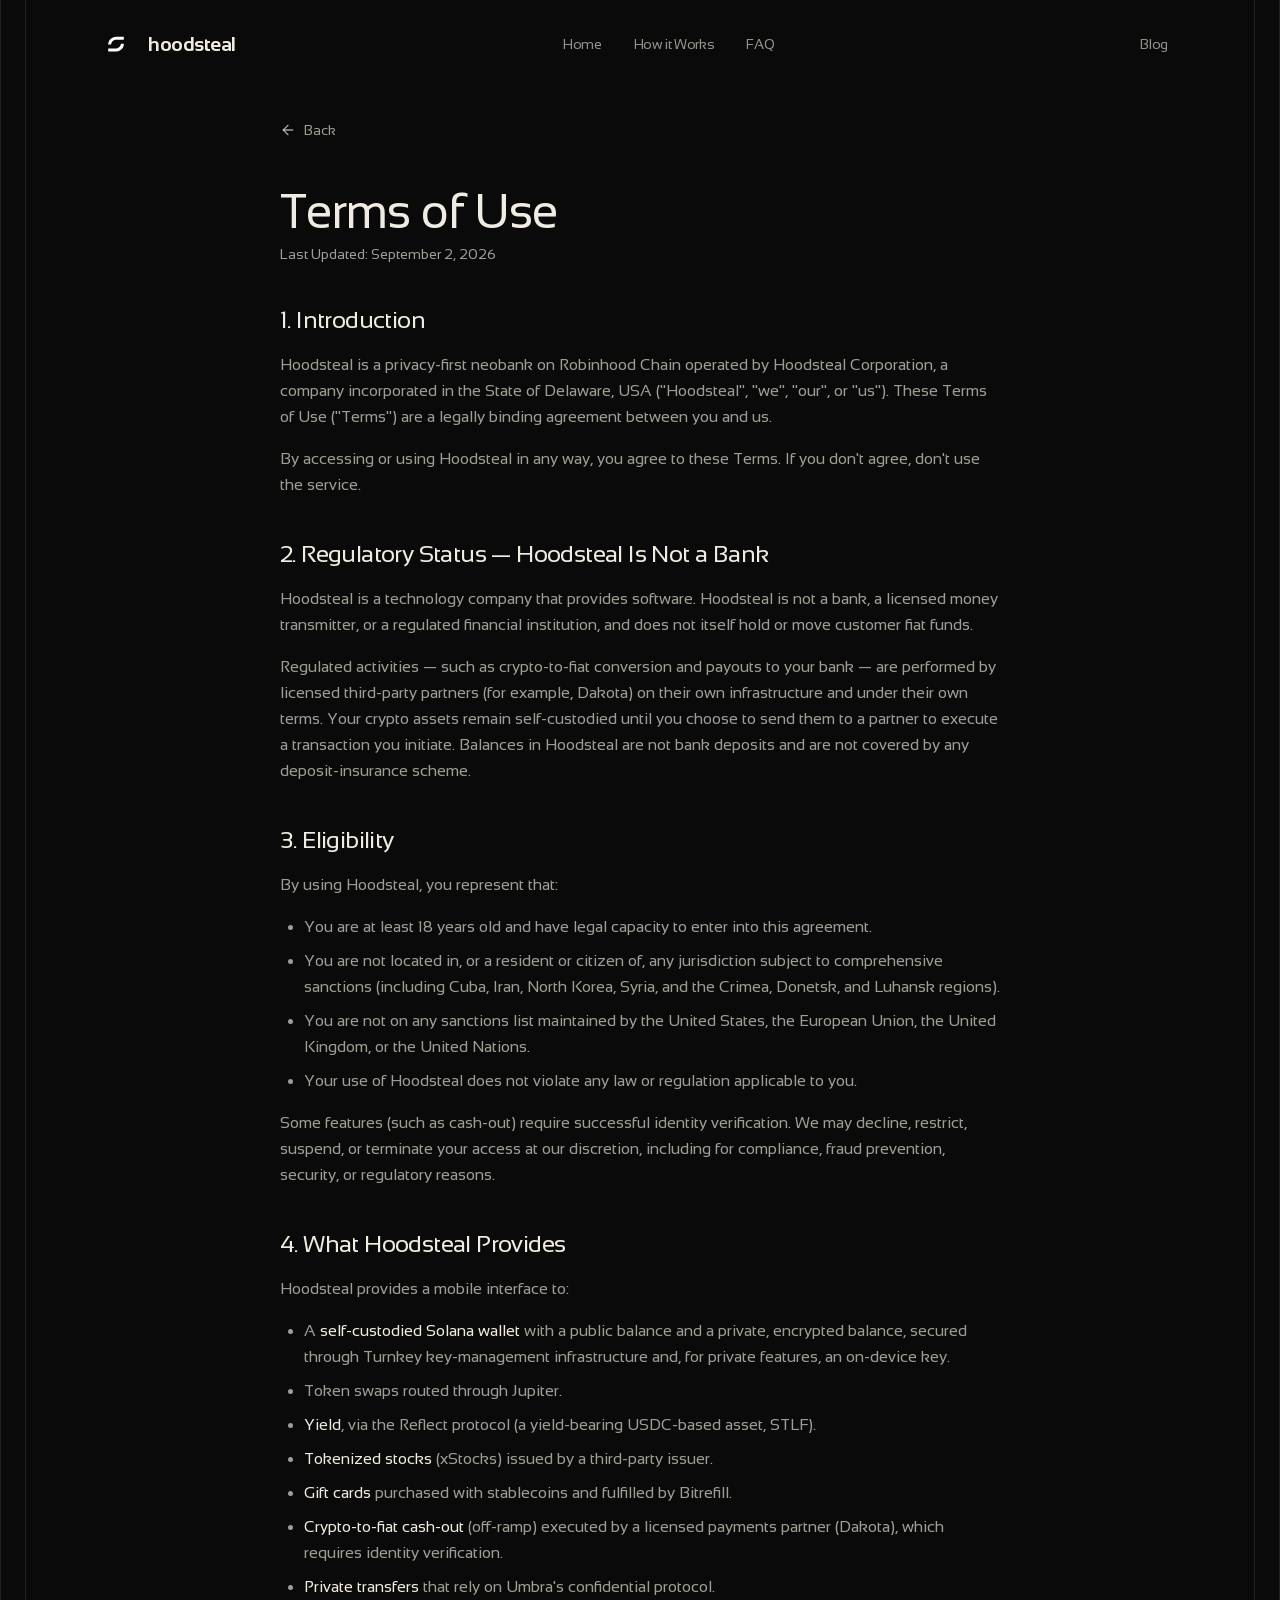
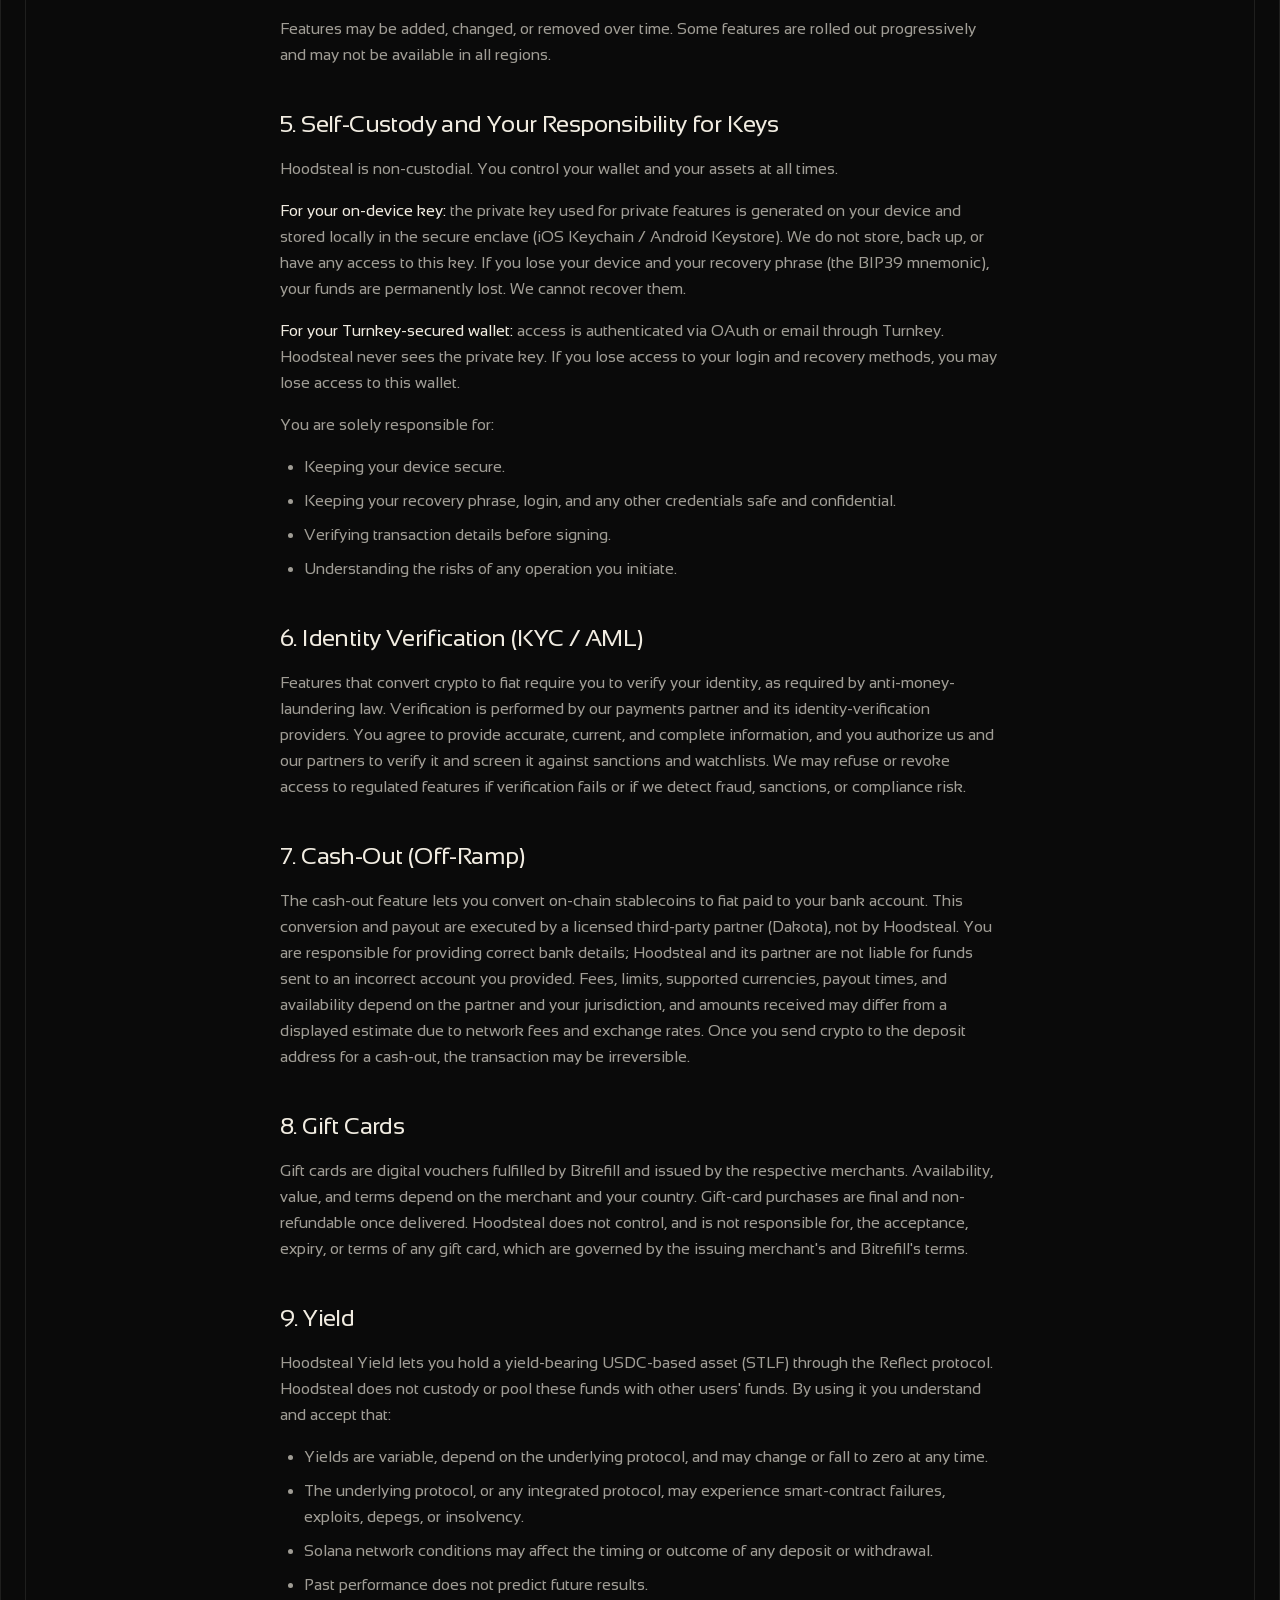
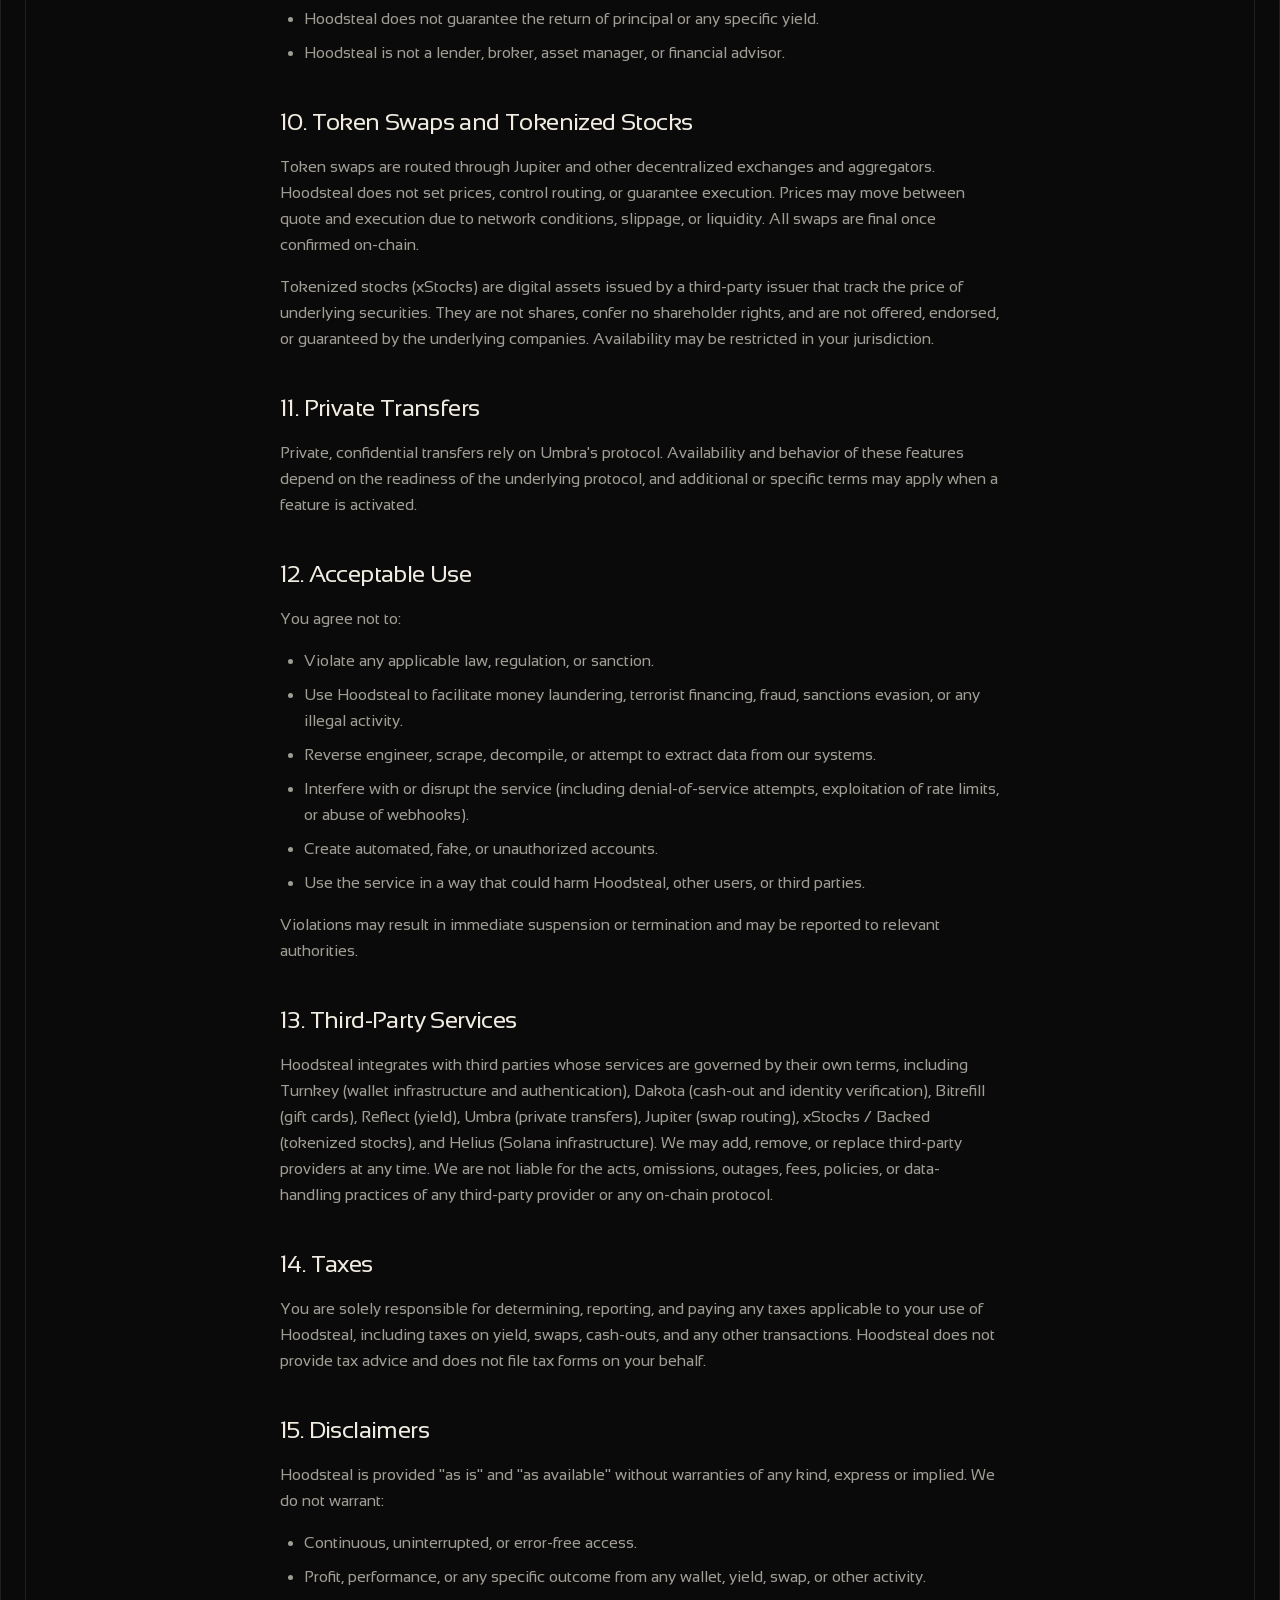
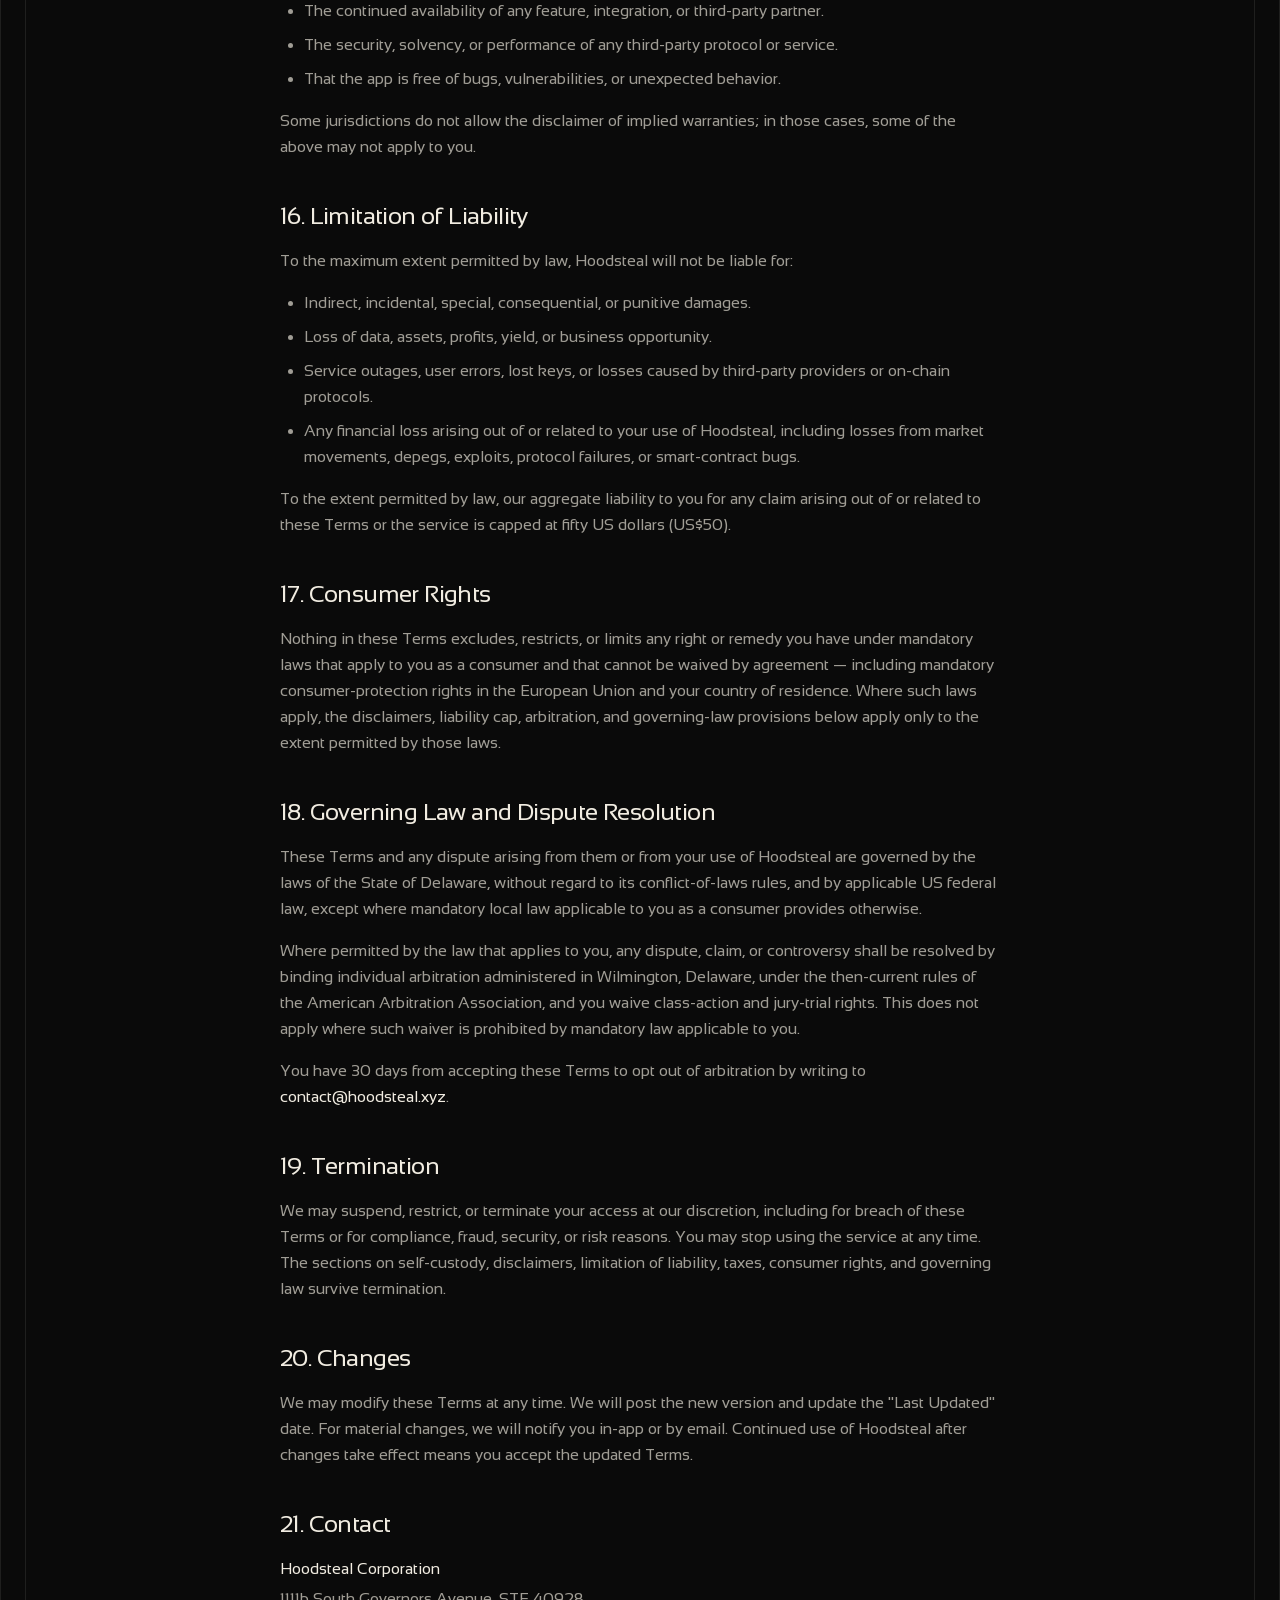
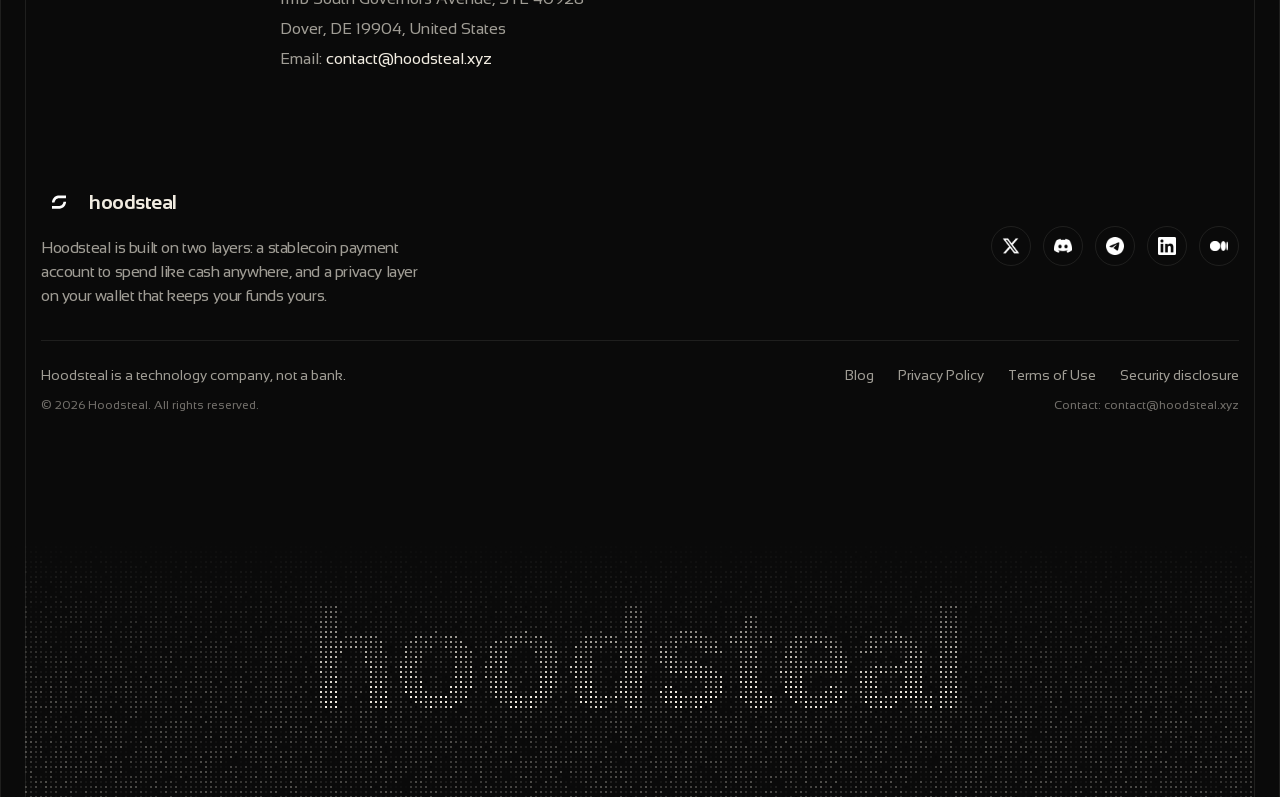
<file: terms/index.html>
<!DOCTYPE html><html lang="en" class="__variable_ba67a9 __variable_a9c41c __variable_3c557b"><head><meta charSet="utf-8"/><meta name="viewport" content="width=device-width, initial-scale=1"/><link rel="preload" href="/_next/static/media/06fe7ea9749580c5-s.p.ttf" as="font" crossorigin="" type="font/ttf"/><link rel="preload" href="/_next/static/media/1c687d0862daded2-s.p.ttf" as="font" crossorigin="" type="font/ttf"/><link rel="preload" href="/_next/static/media/23cbcd542082c2af-s.p.ttf" as="font" crossorigin="" type="font/ttf"/><link rel="preload" href="/_next/static/media/3c3f42f396696eb4-s.p.ttf" as="font" crossorigin="" type="font/ttf"/><link rel="preload" href="/_next/static/media/5bea6daece9e2be8-s.p.ttf" as="font" crossorigin="" type="font/ttf"/><link rel="preload" href="/_next/static/media/920470eb51dfe776-s.p.woff2" as="font" crossorigin="" type="font/woff2"/><link rel="preload" href="/_next/static/media/bb3ef058b751a6ad-s.p.woff2" as="font" crossorigin="" type="font/woff2"/><link rel="preload" href="/_next/static/media/c4857e84db260e90-s.p.ttf" as="font" crossorigin="" type="font/ttf"/><link rel="preload" as="image" href="/logo-t.svg"/><link rel="stylesheet" href="/_next/static/css/27b34ae289f50dc9.css" data-precedence="next"/><link rel="preload" as="script" fetchPriority="low" href="/_next/static/chunks/webpack-2f84a1d40ce9568d.js"/><script src="/_next/static/chunks/83db829f-22a892fe2573d749.js" async=""></script><script src="/_next/static/chunks/290-7fe73a35433db22b.js" async=""></script><script src="/_next/static/chunks/main-app-5fc37a087f6f7d04.js" async=""></script><script src="/_next/static/chunks/942-6213d824976a6590.js" async=""></script><script src="/_next/static/chunks/450-610bcaa0eae041f2.js" async=""></script><script src="/_next/static/chunks/672-66812e7d692795d1.js" async=""></script><script src="/_next/static/chunks/app/layout-b8604949ff3d7496.js" async=""></script><script src="/_next/static/chunks/app/terms/page-a25a0823945efc86.js" async=""></script><meta name="next-size-adjust" content=""/><meta name="theme-color" content="black"/><title>Terms of Use — Hoodsteal - Hoodsteal</title><meta name="description" content="The terms that govern your use of Hoodsteal."/><link rel="manifest" href="/site.webmanifest"/><meta property="og:title" content="Terms of Use — Hoodsteal - Hoodsteal"/><meta property="og:description" content="The terms that govern your use of Hoodsteal."/><meta property="og:image:alt" content="Hoodsteal — privacy-first neobank on Robinhood Chain"/><meta property="og:image:type" content="image/png"/><meta property="og:image" content="https://hoodsteal.xyz/opengraph-image?9d8b057db3fbd80e"/><meta property="og:image:width" content="1200"/><meta property="og:image:height" content="630"/><meta name="twitter:card" content="summary_large_image"/><meta name="twitter:title" content="Terms of Use — Hoodsteal - Hoodsteal"/><meta name="twitter:description" content="The terms that govern your use of Hoodsteal."/><meta name="twitter:image:alt" content="Hoodsteal — privacy-first neobank on Robinhood Chain"/><meta name="twitter:image:type" content="image/png"/><meta name="twitter:image" content="https://hoodsteal.xyz/opengraph-image?9d8b057db3fbd80e"/><meta name="twitter:image:width" content="1200"/><meta name="twitter:image:height" content="630"/><link rel="icon" href="/favicon.ico" sizes="any"/><link rel="icon" href="/favicon-16x16.png" type="image/png" sizes="16x16"/><link rel="icon" href="/favicon-32x32.png" type="image/png" sizes="32x32"/><link rel="apple-touch-icon" href="/apple-touch-icon.png" sizes="180x180"/><script src="/_next/static/chunks/polyfills-42372ed130431b0a.js" noModule=""></script></head><body class="antialiased font-sans bg-background overflow-x-clip"><script>((e,t,r,n,o,i,a,s)=>{let l=document.documentElement,u=["light","dark"];function c(t){var r;(Array.isArray(e)?e:[e]).forEach(e=>{let r="class"===e,n=r&&i?o.map(e=>i[e]||e):o;r?(l.classList.remove(...n),l.classList.add(i&&i[t]?i[t]:t)):l.setAttribute(e,t)}),r=t,s&&u.includes(r)&&(l.style.colorScheme=r)}if(n)c(n);else try{let e=localStorage.getItem(t)||r,n=a&&"system"===e?window.matchMedia("(prefers-color-scheme: dark)").matches?"dark":"light":e;c(n)}catch(e){}})("class","theme","dark",null,["light","dark"],null,true,true)</script><div class="max-w-7xl mx-auto border-x relative"><div class="block w-px h-full border-l border-border absolute top-0 left-6 z-10"></div><div class="block w-px h-full border-r border-border absolute top-0 right-6 z-10"></div><header class="sticky z-50 flex justify-center transition-all duration-300 md:mx-0 top-4 mx-0"><div style="max-width:100%;width:70rem"><div class="mx-auto max-w-7xl rounded-2xl transition-all duration-300 xl:px-0 shadow-none px-7"><div class="flex h-[56px] items-center justify-between p-4"><a class="flex items-center gap-3" href="/"><img alt="hoodsteal" width="40" height="40" decoding="async" data-nimg="1" class="size-7 md:size-10 object-contain" style="color:transparent" src="/logo-t.svg"/><p class="text-xl font-bold text-foreground tracking-tight">hoodsteal</p></a><div class="w-full hidden md:block"><ul class="relative mx-auto flex w-fit rounded-full h-11 px-2 items-center justify-center"><li class="z-10 cursor-pointer h-full flex items-center justify-center px-4 py-2 text-sm font-medium transition-colors duration-200 text-foreground/60 hover:text-foreground tracking-tight"><a href="/#hero">Home</a></li><li class="z-10 cursor-pointer h-full flex items-center justify-center px-4 py-2 text-sm font-medium transition-colors duration-200 text-foreground/60 hover:text-foreground tracking-tight"><a href="/#bento">How it Works</a></li><li class="z-10 cursor-pointer h-full flex items-center justify-center px-4 py-2 text-sm font-medium transition-colors duration-200 text-foreground/60 hover:text-foreground tracking-tight"><a href="/#faq">FAQ</a></li></ul></div><div class="flex flex-row items-center gap-1 md:gap-3 shrink-0"><a class="px-4 py-2 hidden md:flex items-center rounded-full text-sm font-medium tracking-tight transition-colors duration-200 text-foreground/60 hover:text-foreground" href="/blog">Blog</a><button class="md:hidden border border-border size-8 rounded-md cursor-pointer flex items-center justify-center"><svg xmlns="http://www.w3.org/2000/svg" width="24" height="24" viewBox="0 0 24 24" fill="none" stroke="currentColor" stroke-width="2" stroke-linecap="round" stroke-linejoin="round" class="lucide lucide-menu size-5"><line x1="4" x2="20" y1="12" y2="12"></line><line x1="4" x2="20" y1="6" y2="6"></line><line x1="4" x2="20" y1="18" y2="18"></line></svg></button></div></div></div></div></header><main class="flex flex-col min-h-screen bg-background text-foreground"><div class="flex-1 w-full max-w-3xl mx-auto px-6 py-12 md:py-16"><a class="inline-flex items-center gap-2 text-sm text-muted-foreground hover:text-foreground transition-colors mb-12" href="/"><svg xmlns="http://www.w3.org/2000/svg" width="24" height="24" viewBox="0 0 24 24" fill="none" stroke="currentColor" stroke-width="2" stroke-linecap="round" stroke-linejoin="round" class="lucide lucide-arrow-left size-4"><path d="m12 19-7-7 7-7"></path><path d="M19 12H5"></path></svg>Back</a><article class="space-y-10 leading-relaxed"><header class="space-y-2"><h1 class="text-4xl md:text-5xl font-medium tracking-tight">Terms of Use</h1><p class="text-sm text-muted-foreground">Last Updated: September 2, 2026</p></header><section class="space-y-4"><h2 class="text-2xl font-medium tracking-tight">1. Introduction</h2><p class="text-muted-foreground">Hoodsteal is a privacy-first neobank on Robinhood Chain operated by Hoodsteal Corporation, a company incorporated in the State of Delaware, USA (&quot;Hoodsteal&quot;, &quot;we&quot;, &quot;our&quot;, or &quot;us&quot;). These Terms of Use (&quot;Terms&quot;) are a legally binding agreement between you and us.</p><p class="text-muted-foreground">By accessing or using Hoodsteal in any way, you agree to these Terms. If you don&#x27;t agree, don&#x27;t use the service.</p></section><section class="space-y-4"><h2 class="text-2xl font-medium tracking-tight">2. Regulatory Status — Hoodsteal Is Not a Bank</h2><p class="text-muted-foreground">Hoodsteal is a technology company that provides software. Hoodsteal is not a bank, a licensed money transmitter, or a regulated financial institution, and does not itself hold or move customer fiat funds.</p><p class="text-muted-foreground">Regulated activities — such as crypto-to-fiat conversion and payouts to your bank — are performed by licensed third-party partners (for example, Dakota) on their own infrastructure and under their own terms. Your crypto assets remain self-custodied until you choose to send them to a partner to execute a transaction you initiate. Balances in Hoodsteal are not bank deposits and are not covered by any deposit-insurance scheme.</p></section><section class="space-y-4"><h2 class="text-2xl font-medium tracking-tight">3. Eligibility</h2><p class="text-muted-foreground">By using Hoodsteal, you represent that:</p><ul class="list-disc pl-6 space-y-2 text-muted-foreground"><li>You are at least 18 years old and have legal capacity to enter into this agreement.</li><li>You are not located in, or a resident or citizen of, any jurisdiction subject to comprehensive sanctions (including Cuba, Iran, North Korea, Syria, and the Crimea, Donetsk, and Luhansk regions).</li><li>You are not on any sanctions list maintained by the United States, the European Union, the United Kingdom, or the United Nations.</li><li>Your use of Hoodsteal does not violate any law or regulation applicable to you.</li></ul><p class="text-muted-foreground">Some features (such as cash-out) require successful identity verification. We may decline, restrict, suspend, or terminate your access at our discretion, including for compliance, fraud prevention, security, or regulatory reasons.</p></section><section class="space-y-4"><h2 class="text-2xl font-medium tracking-tight">4. What Hoodsteal Provides</h2><p class="text-muted-foreground">Hoodsteal provides a mobile interface to:</p><ul class="list-disc pl-6 space-y-2 text-muted-foreground"><li>A <span class="text-foreground">self-custodied Solana wallet</span> <!-- -->with a public balance and a private, encrypted balance, secured through Turnkey key-management infrastructure and, for private features, an on-device key.</li><li>Token swaps routed through Jupiter.</li><li><span class="text-foreground">Yield</span>, via the Reflect protocol (a yield-bearing USDC-based asset, STLF).</li><li><span class="text-foreground">Tokenized stocks</span> <!-- -->(xStocks) issued by a third-party issuer.</li><li><span class="text-foreground">Gift cards</span> purchased with stablecoins and fulfilled by Bitrefill.</li><li><span class="text-foreground">Crypto-to-fiat cash-out</span> <!-- -->(off-ramp) executed by a licensed payments partner (Dakota), which requires identity verification.</li><li><span class="text-foreground">Private transfers</span> that rely on Umbra&#x27;s confidential protocol.</li></ul><p class="text-muted-foreground">Features may be added, changed, or removed over time. Some features are rolled out progressively and may not be available in all regions.</p></section><section class="space-y-4"><h2 class="text-2xl font-medium tracking-tight">5. Self-Custody and Your Responsibility for Keys</h2><p class="text-muted-foreground">Hoodsteal is non-custodial. You control your wallet and your assets at all times.</p><p class="text-muted-foreground"><span class="text-foreground">For your on-device key:</span> <!-- -->the private key used for private features is generated on your device and stored locally in the secure enclave (iOS Keychain / Android Keystore). We do not store, back up, or have any access to this key. If you lose your device and your recovery phrase (the BIP39 mnemonic), your funds are permanently lost. We cannot recover them.</p><p class="text-muted-foreground"><span class="text-foreground">For your Turnkey-secured wallet:</span> <!-- -->access is authenticated via OAuth or email through Turnkey. Hoodsteal never sees the private key. If you lose access to your login and recovery methods, you may lose access to this wallet.</p><p class="text-muted-foreground">You are solely responsible for:</p><ul class="list-disc pl-6 space-y-2 text-muted-foreground"><li>Keeping your device secure.</li><li>Keeping your recovery phrase, login, and any other credentials safe and confidential.</li><li>Verifying transaction details before signing.</li><li>Understanding the risks of any operation you initiate.</li></ul></section><section class="space-y-4"><h2 class="text-2xl font-medium tracking-tight">6. Identity Verification (KYC / AML)</h2><p class="text-muted-foreground">Features that convert crypto to fiat require you to verify your identity, as required by anti-money-laundering law. Verification is performed by our payments partner and its identity-verification providers. You agree to provide accurate, current, and complete information, and you authorize us and our partners to verify it and screen it against sanctions and watchlists. We may refuse or revoke access to regulated features if verification fails or if we detect fraud, sanctions, or compliance risk.</p></section><section class="space-y-4"><h2 class="text-2xl font-medium tracking-tight">7. Cash-Out (Off-Ramp)</h2><p class="text-muted-foreground">The cash-out feature lets you convert on-chain stablecoins to fiat paid to your bank account. This conversion and payout are executed by a licensed third-party partner (Dakota), not by Hoodsteal. You are responsible for providing correct bank details; Hoodsteal and its partner are not liable for funds sent to an incorrect account you provided. Fees, limits, supported currencies, payout times, and availability depend on the partner and your jurisdiction, and amounts received may differ from a displayed estimate due to network fees and exchange rates. Once you send crypto to the deposit address for a cash-out, the transaction may be irreversible.</p></section><section class="space-y-4"><h2 class="text-2xl font-medium tracking-tight">8. Gift Cards</h2><p class="text-muted-foreground">Gift cards are digital vouchers fulfilled by Bitrefill and issued by the respective merchants. Availability, value, and terms depend on the merchant and your country. Gift-card purchases are final and non-refundable once delivered. Hoodsteal does not control, and is not responsible for, the acceptance, expiry, or terms of any gift card, which are governed by the issuing merchant&#x27;s and Bitrefill&#x27;s terms.</p></section><section class="space-y-4"><h2 class="text-2xl font-medium tracking-tight">9. Yield</h2><p class="text-muted-foreground">Hoodsteal Yield lets you hold a yield-bearing USDC-based asset (STLF) through the Reflect protocol. Hoodsteal does not custody or pool these funds with other users&#x27; funds. By using it you understand and accept that:</p><ul class="list-disc pl-6 space-y-2 text-muted-foreground"><li>Yields are variable, depend on the underlying protocol, and may change or fall to zero at any time.</li><li>The underlying protocol, or any integrated protocol, may experience smart-contract failures, exploits, depegs, or insolvency.</li><li>Solana network conditions may affect the timing or outcome of any deposit or withdrawal.</li><li>Past performance does not predict future results.</li><li>Hoodsteal does not guarantee the return of principal or any specific yield.</li><li>Hoodsteal is not a lender, broker, asset manager, or financial advisor.</li></ul></section><section class="space-y-4"><h2 class="text-2xl font-medium tracking-tight">10. Token Swaps and Tokenized Stocks</h2><p class="text-muted-foreground">Token swaps are routed through Jupiter and other decentralized exchanges and aggregators. Hoodsteal does not set prices, control routing, or guarantee execution. Prices may move between quote and execution due to network conditions, slippage, or liquidity. All swaps are final once confirmed on-chain.</p><p class="text-muted-foreground">Tokenized stocks (xStocks) are digital assets issued by a third-party issuer that track the price of underlying securities. They are not shares, confer no shareholder rights, and are not offered, endorsed, or guaranteed by the underlying companies. Availability may be restricted in your jurisdiction.</p></section><section class="space-y-4"><h2 class="text-2xl font-medium tracking-tight">11. Private Transfers</h2><p class="text-muted-foreground">Private, confidential transfers rely on Umbra&#x27;s protocol. Availability and behavior of these features depend on the readiness of the underlying protocol, and additional or specific terms may apply when a feature is activated.</p></section><section class="space-y-4"><h2 class="text-2xl font-medium tracking-tight">12. Acceptable Use</h2><p class="text-muted-foreground">You agree not to:</p><ul class="list-disc pl-6 space-y-2 text-muted-foreground"><li>Violate any applicable law, regulation, or sanction.</li><li>Use Hoodsteal to facilitate money laundering, terrorist financing, fraud, sanctions evasion, or any illegal activity.</li><li>Reverse engineer, scrape, decompile, or attempt to extract data from our systems.</li><li>Interfere with or disrupt the service (including denial-of-service attempts, exploitation of rate limits, or abuse of webhooks).</li><li>Create automated, fake, or unauthorized accounts.</li><li>Use the service in a way that could harm Hoodsteal, other users, or third parties.</li></ul><p class="text-muted-foreground">Violations may result in immediate suspension or termination and may be reported to relevant authorities.</p></section><section class="space-y-4"><h2 class="text-2xl font-medium tracking-tight">13. Third-Party Services</h2><p class="text-muted-foreground">Hoodsteal integrates with third parties whose services are governed by their own terms, including Turnkey (wallet infrastructure and authentication), Dakota (cash-out and identity verification), Bitrefill (gift cards), Reflect (yield), Umbra (private transfers), Jupiter (swap routing), xStocks / Backed (tokenized stocks), and Helius (Solana infrastructure). We may add, remove, or replace third-party providers at any time. We are not liable for the acts, omissions, outages, fees, policies, or data-handling practices of any third-party provider or any on-chain protocol.</p></section><section class="space-y-4"><h2 class="text-2xl font-medium tracking-tight">14. Taxes</h2><p class="text-muted-foreground">You are solely responsible for determining, reporting, and paying any taxes applicable to your use of Hoodsteal, including taxes on yield, swaps, cash-outs, and any other transactions. Hoodsteal does not provide tax advice and does not file tax forms on your behalf.</p></section><section class="space-y-4"><h2 class="text-2xl font-medium tracking-tight">15. Disclaimers</h2><p class="text-muted-foreground">Hoodsteal is provided &quot;as is&quot; and &quot;as available&quot; without warranties of any kind, express or implied. We do not warrant:</p><ul class="list-disc pl-6 space-y-2 text-muted-foreground"><li>Continuous, uninterrupted, or error-free access.</li><li>Profit, performance, or any specific outcome from any wallet, yield, swap, or other activity.</li><li>The continued availability of any feature, integration, or third-party partner.</li><li>The security, solvency, or performance of any third-party protocol or service.</li><li>That the app is free of bugs, vulnerabilities, or unexpected behavior.</li></ul><p class="text-muted-foreground">Some jurisdictions do not allow the disclaimer of implied warranties; in those cases, some of the above may not apply to you.</p></section><section class="space-y-4"><h2 class="text-2xl font-medium tracking-tight">16. Limitation of Liability</h2><p class="text-muted-foreground">To the maximum extent permitted by law, Hoodsteal will not be liable for:</p><ul class="list-disc pl-6 space-y-2 text-muted-foreground"><li>Indirect, incidental, special, consequential, or punitive damages.</li><li>Loss of data, assets, profits, yield, or business opportunity.</li><li>Service outages, user errors, lost keys, or losses caused by third-party providers or on-chain protocols.</li><li>Any financial loss arising out of or related to your use of Hoodsteal, including losses from market movements, depegs, exploits, protocol failures, or smart-contract bugs.</li></ul><p class="text-muted-foreground">To the extent permitted by law, our aggregate liability to you for any claim arising out of or related to these Terms or the service is capped at fifty US dollars (US$50).</p></section><section class="space-y-4"><h2 class="text-2xl font-medium tracking-tight">17. Consumer Rights</h2><p class="text-muted-foreground">Nothing in these Terms excludes, restricts, or limits any right or remedy you have under mandatory laws that apply to you as a consumer and that cannot be waived by agreement — including mandatory consumer-protection rights in the European Union and your country of residence. Where such laws apply, the disclaimers, liability cap, arbitration, and governing-law provisions below apply only to the extent permitted by those laws.</p></section><section class="space-y-4"><h2 class="text-2xl font-medium tracking-tight">18. Governing Law and Dispute Resolution</h2><p class="text-muted-foreground">These Terms and any dispute arising from them or from your use of Hoodsteal are governed by the laws of the State of Delaware, without regard to its conflict-of-laws rules, and by applicable US federal law, except where mandatory local law applicable to you as a consumer provides otherwise.</p><p class="text-muted-foreground">Where permitted by the law that applies to you, any dispute, claim, or controversy shall be resolved by binding individual arbitration administered in Wilmington, Delaware, under the then-current rules of the American Arbitration Association, and you waive class-action and jury-trial rights. This does not apply where such waiver is prohibited by mandatory law applicable to you.</p><p class="text-muted-foreground">You have 30 days from accepting these Terms to opt out of arbitration by writing to<!-- --> <a href="mailto:contact@hoodsteal.xyz" class="text-foreground hover:underline">contact@hoodsteal.xyz</a>.</p></section><section class="space-y-4"><h2 class="text-2xl font-medium tracking-tight">19. Termination</h2><p class="text-muted-foreground">We may suspend, restrict, or terminate your access at our discretion, including for breach of these Terms or for compliance, fraud, security, or risk reasons. You may stop using the service at any time. The sections on self-custody, disclaimers, limitation of liability, taxes, consumer rights, and governing law survive termination.</p></section><section class="space-y-4"><h2 class="text-2xl font-medium tracking-tight">20. Changes</h2><p class="text-muted-foreground">We may modify these Terms at any time. We will post the new version and update the &quot;Last Updated&quot; date. For material changes, we will notify you in-app or by email. Continued use of Hoodsteal after changes take effect means you accept the updated Terms.</p></section><section class="space-y-4"><h2 class="text-2xl font-medium tracking-tight">21. Contact</h2><address class="not-italic text-muted-foreground space-y-1"><div class="text-foreground">Hoodsteal Corporation</div><div>1111b South Governors Avenue, STE 40928</div><div>Dover, DE 19904, United States</div><div>Email:<!-- --> <a href="mailto:contact@hoodsteal.xyz" class="text-foreground hover:underline">contact@hoodsteal.xyz</a></div></address></section></article></div><footer id="footer" class="w-full pb-0"><div class="flex flex-col gap-8 px-10 pt-12 pb-8"><div class="flex flex-col md:flex-row md:items-center md:justify-between gap-8"><div class="flex flex-col items-start gap-y-4 max-w-sm"><a class="flex items-center gap-3 w-fit" href="/"><img alt="hoodsteal" loading="lazy" width="40" height="40" decoding="async" data-nimg="1" class="size-9 object-contain" style="color:transparent" src="/logo-t.svg"/><p class="text-xl font-bold text-foreground tracking-tight">hoodsteal</p></a><p class="tracking-tight text-muted-foreground font-medium">Hoodsteal is built on two layers: a stablecoin payment account to spend like cash anywhere, and a privacy layer on your wallet that keeps your funds yours.</p></div><div class="flex items-center gap-3"><a target="_blank" rel="noreferrer" aria-label="X" class="size-10 rounded-full border border-border flex items-center justify-center text-foreground/70 hover:text-foreground hover:bg-secondary transition-colors" href="https://x.com/hoodsteal"><img alt="" loading="lazy" width="20" height="20" decoding="async" data-nimg="1" class="size-[18px] object-contain " style="color:transparent" src="/social-icons/x.png" src="/social-icons/x.png"/></a><a target="_blank" rel="noreferrer" aria-label="Discord" class="size-10 rounded-full border border-border flex items-center justify-center text-foreground/70 hover:text-foreground hover:bg-secondary transition-colors" href="https://discord.com/invite/7w2TFCm6Ft"><img alt="" loading="lazy" width="20" height="20" decoding="async" data-nimg="1" class="size-[18px] object-contain " style="color:transparent" src="/social-icons/discord.png" src="/social-icons/discord.png"/></a><a target="_blank" rel="noreferrer" aria-label="Telegram" class="size-10 rounded-full border border-border flex items-center justify-center text-foreground/70 hover:text-foreground hover:bg-secondary transition-colors" href="https://t.me/+1KiIlJTX5WIzMmM0"><img alt="" loading="lazy" width="20" height="20" decoding="async" data-nimg="1" class="size-[18px] object-contain " style="color:transparent" src="/social-icons/tg.png" src="/social-icons/tg.png"/></a><a target="_blank" rel="noreferrer" aria-label="LinkedIn" class="size-10 rounded-full border border-border flex items-center justify-center text-foreground/70 hover:text-foreground hover:bg-secondary transition-colors" href="https://www.linkedin.com/company/hoodsteal-finance/people/?viewAsMember=true"><img alt="" loading="lazy" width="20" height="20" decoding="async" data-nimg="1" class="size-[18px] object-contain " style="color:transparent" src="/social-icons/linkedin.png" src="/social-icons/linkedin.png"/></a><a target="_blank" rel="noreferrer" aria-label="Medium" class="size-10 rounded-full border border-border flex items-center justify-center text-foreground/70 hover:text-foreground hover:bg-secondary transition-colors" href="https://medium.com/p/bd5a6f88da14?postPublishedType=initial"><img alt="" loading="lazy" width="20" height="20" decoding="async" data-nimg="1" class="size-[18px] object-contain " style="color:transparent" src="/social-icons/medium.png" src="/social-icons/medium.png"/></a></div></div><div class="flex flex-col gap-3 pt-6 border-t border-border text-sm text-muted-foreground"><div class="flex flex-col md:flex-row md:items-center md:justify-between gap-3"><span>Hoodsteal is a technology company, not a bank.</span><div class="flex flex-wrap items-center gap-x-6 gap-y-2"><a class="hover:text-foreground transition-colors" href="/blog">Blog</a><a class="hover:text-foreground transition-colors" href="/privacy">Privacy Policy</a><a class="hover:text-foreground transition-colors" href="/terms">Terms of Use</a><a href="mailto:contact@hoodsteal.xyz?subject=Security%20disclosure" class="hover:text-foreground transition-colors">Security disclosure</a></div></div><div class="flex flex-col md:flex-row md:items-center md:justify-between gap-3 text-xs"><span class="text-muted-foreground/70">© <!-- -->2026<!-- --> Hoodsteal. All rights reserved.</span><span class="text-muted-foreground/70">Contact:<!-- --> <a href="mailto:contact@hoodsteal.xyz" class="hover:text-foreground transition-colors">contact@hoodsteal.xyz</a></span></div></div></div><div class="w-full h-48 md:h-64 relative mt-24 z-0"><div class="absolute inset-0 bg-gradient-to-t from-transparent to-background z-10 from-40%"></div><div class="absolute inset-0 mx-6"><div class="h-full w-full"><canvas class="pointer-events-none" style="width:0;height:0"></canvas></div></div></div></footer></main></div><script src="/_next/static/chunks/webpack-2f84a1d40ce9568d.js" async=""></script><script>(self.__next_f=self.__next_f||[]).push([0])</script><script>self.__next_f.push([1,"1:\"$Sreact.fragment\"\n2:I[6563,[\"942\",\"static/chunks/942-6213d824976a6590.js\",\"450\",\"static/chunks/450-610bcaa0eae041f2.js\",\"672\",\"static/chunks/672-66812e7d692795d1.js\",\"177\",\"static/chunks/app/layout-b8604949ff3d7496.js\"],\"ThemeProvider\"]\n3:I[752,[\"942\",\"static/chunks/942-6213d824976a6590.js\",\"450\",\"static/chunks/450-610bcaa0eae041f2.js\",\"672\",\"static/chunks/672-66812e7d692795d1.js\",\"177\",\"static/chunks/app/layout-b8604949ff3d7496.js\"],\"Navbar\"]\n4:I[3915,[],\"\"]\n5:I[5975,[],\"\"]\n6:I[5618,[\"942\",\"static/chunks/942-6213d824976a6590.js\",\"672\",\"static/chunks/672-66812e7d692795d1.js\",\"66\",\"static/chunks/app/terms/page-a25a0823945efc86.js\"],\"\"]\n7:I[9714,[\"942\",\"static/chunks/942-6213d824976a6590.js\",\"672\",\"static/chunks/672-66812e7d692795d1.js\",\"66\",\"static/chunks/app/terms/page-a25a0823945efc86.js\"],\"FooterSection\"]\n8:I[665,[],\"OutletBoundary\"]\nb:I[665,[],\"ViewportBoundary\"]\nd:I[665,[],\"MetadataBoundary\"]\nf:I[9022,[],\"\"]\n:HL[\"/_next/static/media/06fe7ea9749580c5-s.p.ttf\",\"font\",{\"crossOrigin\":\"\",\"type\":\"font/ttf\"}]\n:HL[\"/_next/static/media/1c687d0862daded2-s.p.ttf\",\"font\",{\"crossOrigin\":\"\",\"type\":\"font/ttf\"}]\n:HL[\"/_next/static/media/23cbcd542082c2af-s.p.ttf\",\"font\",{\"crossOrigin\":\"\",\"type\":\"font/ttf\"}]\n:HL[\"/_next/static/media/3c3f42f396696eb4-s.p.ttf\",\"font\",{\"crossOrigin\":\"\",\"type\":\"font/ttf\"}]\n:HL[\"/_next/static/media/5bea6daece9e2be8-s.p.ttf\",\"font\",{\"crossOrigin\":\"\",\"type\":\"font/ttf\"}]\n:HL[\"/_next/static/media/920470eb51dfe776-s.p.woff2\",\"font\",{\"crossOrigin\":\"\",\"type\":\"font/woff2\"}]\n:HL[\"/_next/static/media/bb3ef058b751a6ad-s.p.woff2\",\"font\",{\"crossOrigin\":\"\",\"type\":\"font/woff2\"}]\n:HL[\"/_next/static/media/c4857e84db260e90-s.p.ttf\",\"font\",{\"crossOrigin\":\"\",\"type\":\"font/ttf\"}]\n:HL[\"/_next/static/css/27b34ae289f50dc9.css\",\"style\"]\n"])</script><script>self.__next_f.push([1,"0:{\"P\":null,\"b\":\"fuaYF6F8lCTgTNXzeuWdl\",\"p\":\"\",\"c\":[\"\",\"terms\"],\"i\":false,\"f\":[[[\"\",{\"children\":[\"terms\",{\"children\":[\"__PAGE__\",{}]}]},\"$undefined\",\"$undefined\",true],[\"\",[\"$\",\"$1\",\"c\",{\"children\":[[[\"$\",\"link\",\"0\",{\"rel\":\"stylesheet\",\"href\":\"/_next/static/css/27b34ae289f50dc9.css\",\"precedence\":\"next\",\"crossOrigin\":\"$undefined\",\"nonce\":\"$undefined\"}]],[\"$\",\"html\",null,{\"lang\":\"en\",\"suppressHydrationWarning\":true,\"className\":\"__variable_ba67a9 __variable_a9c41c __variable_3c557b\",\"children\":[\"$\",\"body\",null,{\"className\":\"antialiased font-sans bg-background overflow-x-clip\",\"children\":[\"$\",\"$L2\",null,{\"attribute\":\"class\",\"defaultTheme\":\"dark\",\"disableTransitionOnChange\":true,\"children\":[\"$\",\"div\",null,{\"className\":\"max-w-7xl mx-auto border-x relative\",\"children\":[[\"$\",\"div\",null,{\"className\":\"block w-px h-full border-l border-border absolute top-0 left-6 z-10\"}],[\"$\",\"div\",null,{\"className\":\"block w-px h-full border-r border-border absolute top-0 right-6 z-10\"}],[\"$\",\"$L3\",null,{}],[\"$\",\"$L4\",null,{\"parallelRouterKey\":\"children\",\"error\":\"$undefined\",\"errorStyles\":\"$undefined\",\"errorScripts\":\"$undefined\",\"template\":[\"$\",\"$L5\",null,{}],\"templateStyles\":\"$undefined\",\"templateScripts\":\"$undefined\",\"notFound\":[[[\"$\",\"title\",null,{\"children\":\"404: This page could not be found.\"}],[\"$\",\"div\",null,{\"style\":{\"fontFamily\":\"system-ui,\\\"Segoe UI\\\",Roboto,Helvetica,Arial,sans-serif,\\\"Apple Color Emoji\\\",\\\"Segoe UI Emoji\\\"\",\"height\":\"100vh\",\"textAlign\":\"center\",\"display\":\"flex\",\"flexDirection\":\"column\",\"alignItems\":\"center\",\"justifyContent\":\"center\"},\"children\":[\"$\",\"div\",null,{\"children\":[[\"$\",\"style\",null,{\"dangerouslySetInnerHTML\":{\"__html\":\"body{color:#000;background:#fff;margin:0}.next-error-h1{border-right:1px solid rgba(0,0,0,.3)}@media (prefers-color-scheme:dark){body{color:#fff;background:#000}.next-error-h1{border-right:1px solid rgba(255,255,255,.3)}}\"}}],[\"$\",\"h1\",null,{\"className\":\"next-error-h1\",\"style\":{\"display\":\"inline-block\",\"margin\":\"0 20px 0 0\",\"padding\":\"0 23px 0 0\",\"fontSize\":24,\"fontWeight\":500,\"verticalAlign\":\"top\",\"lineHeight\":\"49px\"},\"children\":404}],[\"$\",\"div\",null,{\"style\":{\"display\":\"inline-block\"},\"children\":[\"$\",\"h2\",null,{\"style\":{\"fontSize\":14,\"fontWeight\":400,\"lineHeight\":\"49px\",\"margin\":0},\"children\":\"This page could not be found.\"}]}]]}]}]],[]],\"forbidden\":\"$undefined\",\"unauthorized\":\"$undefined\"}]]}]}]}]}]]}],{\"children\":[\"terms\",[\"$\",\"$1\",\"c\",{\"children\":[null,[\"$\",\"$L4\",null,{\"parallelRouterKey\":\"children\",\"error\":\"$undefined\",\"errorStyles\":\"$undefined\",\"errorScripts\":\"$undefined\",\"template\":[\"$\",\"$L5\",null,{}],\"templateStyles\":\"$undefined\",\"templateScripts\":\"$undefined\",\"notFound\":\"$undefined\",\"forbidden\":\"$undefined\",\"unauthorized\":\"$undefined\"}]]}],{\"children\":[\"__PAGE__\",[\"$\",\"$1\",\"c\",{\"children\":[[\"$\",\"main\",null,{\"className\":\"flex flex-col min-h-screen bg-background text-foreground\",\"children\":[[\"$\",\"div\",null,{\"className\":\"flex-1 w-full max-w-3xl mx-auto px-6 py-12 md:py-16\",\"children\":[[\"$\",\"$L6\",null,{\"href\":\"/\",\"className\":\"inline-flex items-center gap-2 text-sm text-muted-foreground hover:text-foreground transition-colors mb-12\",\"children\":[[\"$\",\"svg\",null,{\"ref\":\"$undefined\",\"xmlns\":\"http://www.w3.org/2000/svg\",\"width\":24,\"height\":24,\"viewBox\":\"0 0 24 24\",\"fill\":\"none\",\"stroke\":\"currentColor\",\"strokeWidth\":2,\"strokeLinecap\":\"round\",\"strokeLinejoin\":\"round\",\"className\":\"lucide lucide-arrow-left size-4\",\"children\":[[\"$\",\"path\",\"1l729n\",{\"d\":\"m12 19-7-7 7-7\"}],[\"$\",\"path\",\"x3x0zl\",{\"d\":\"M19 12H5\"}],\"$undefined\"]}],\"Back\"]}],[\"$\",\"article\",null,{\"className\":\"space-y-10 leading-relaxed\",\"children\":[[\"$\",\"header\",null,{\"className\":\"space-y-2\",\"children\":[[\"$\",\"h1\",null,{\"className\":\"text-4xl md:text-5xl font-medium tracking-tight\",\"children\":\"Terms of Use\"}],[\"$\",\"p\",null,{\"className\":\"text-sm text-muted-foreground\",\"children\":\"Last Updated: September 2, 2026\"}]]}],[\"$\",\"section\",null,{\"className\":\"space-y-4\",\"children\":[[\"$\",\"h2\",null,{\"className\":\"text-2xl font-medium tracking-tight\",\"children\":\"1. Introduction\"}],[\"$\",\"p\",null,{\"className\":\"text-muted-foreground\",\"children\":\"Hoodsteal is a privacy-first neobank on Robinhood Chain operated by Hoodsteal Corporation, a company incorporated in the State of Delaware, USA (\\\"Hoodsteal\\\", \\\"we\\\", \\\"our\\\", or \\\"us\\\"). These Terms of Use (\\\"Terms\\\") are a legally binding agreement between you and us.\"}],[\"$\",\"p\",null,{\"className\":\"text-muted-foreground\",\"children\":\"By accessing or using Hoodsteal in any way, you agree to these Terms. If you don't agree, don't use the service.\"}]]}],[\"$\",\"section\",null,{\"className\":\"space-y-4\",\"children\":[[\"$\",\"h2\",null,{\"className\":\"text-2xl font-medium tracking-tight\",\"children\":\"2. Regulatory Status — Hoodsteal Is Not a Bank\"}],[\"$\",\"p\",null,{\"className\":\"text-muted-foreground\",\"children\":\"Hoodsteal is a technology company that provides software. Hoodsteal is not a bank, a licensed money transmitter, or a regulated financial institution, and does not itself hold or move customer fiat funds.\"}],[\"$\",\"p\",null,{\"className\":\"text-muted-foreground\",\"children\":\"Regulated activities — such as crypto-to-fiat conversion and payouts to your bank — are performed by licensed third-party partners (for example, Dakota) on their own infrastructure and under their own terms. Your crypto assets remain self-custodied until you choose to send them to a partner to execute a transaction you initiate. Balances in Hoodsteal are not bank deposits and are not covered by any deposit-insurance scheme.\"}]]}],[\"$\",\"section\",null,{\"className\":\"space-y-4\",\"children\":[[\"$\",\"h2\",null,{\"className\":\"text-2xl font-medium tracking-tight\",\"children\":\"3. Eligibility\"}],[\"$\",\"p\",null,{\"className\":\"text-muted-foreground\",\"children\":\"By using Hoodsteal, you represent that:\"}],[\"$\",\"ul\",null,{\"className\":\"list-disc pl-6 space-y-2 text-muted-foreground\",\"children\":[[\"$\",\"li\",null,{\"children\":\"You are at least 18 years old and have legal capacity to enter into this agreement.\"}],[\"$\",\"li\",null,{\"children\":\"You are not located in, or a resident or citizen of, any jurisdiction subject to comprehensive sanctions (including Cuba, Iran, North Korea, Syria, and the Crimea, Donetsk, and Luhansk regions).\"}],[\"$\",\"li\",null,{\"children\":\"You are not on any sanctions list maintained by the United States, the European Union, the United Kingdom, or the United Nations.\"}],[\"$\",\"li\",null,{\"children\":\"Your use of Hoodsteal does not violate any law or regulation applicable to you.\"}]]}],[\"$\",\"p\",null,{\"className\":\"text-muted-foreground\",\"children\":\"Some features (such as cash-out) require successful identity verification. We may decline, restrict, suspend, or terminate your access at our discretion, including for compliance, fraud prevention, security, or regulatory reasons.\"}]]}],[\"$\",\"section\",null,{\"className\":\"space-y-4\",\"children\":[[\"$\",\"h2\",null,{\"className\":\"text-2xl font-medium tracking-tight\",\"children\":\"4. What Hoodsteal Provides\"}],[\"$\",\"p\",null,{\"className\":\"text-muted-foreground\",\"children\":\"Hoodsteal provides a mobile interface to:\"}],[\"$\",\"ul\",null,{\"className\":\"list-disc pl-6 space-y-2 text-muted-foreground\",\"children\":[[\"$\",\"li\",null,{\"children\":[\"A \",[\"$\",\"span\",null,{\"className\":\"text-foreground\",\"children\":\"self-custodied Solana wallet\"}],\" \",\"with a public balance and a private, encrypted balance, secured through Turnkey key-management infrastructure and, for private features, an on-device key.\"]}],[\"$\",\"li\",null,{\"children\":\"Token swaps routed through Jupiter.\"}],[\"$\",\"li\",null,{\"children\":[[\"$\",\"span\",null,{\"className\":\"text-foreground\",\"children\":\"Yield\"}],\", via the Reflect protocol (a yield-bearing USDC-based asset, STLF).\"]}],[\"$\",\"li\",null,{\"children\":[[\"$\",\"span\",null,{\"className\":\"text-foreground\",\"children\":\"Tokenized stocks\"}],\" \",\"(xStocks) issued by a third-party issuer.\"]}],[\"$\",\"li\",null,{\"children\":[[\"$\",\"span\",null,{\"className\":\"text-foreground\",\"children\":\"Gift cards\"}],\" purchased with stablecoins and fulfilled by Bitrefill.\"]}],[\"$\",\"li\",null,{\"children\":[[\"$\",\"span\",null,{\"className\":\"text-foreground\",\"children\":\"Crypto-to-fiat cash-out\"}],\" \",\"(off-ramp) executed by a licensed payments partner (Dakota), which requires identity verification.\"]}],[\"$\",\"li\",null,{\"children\":[[\"$\",\"span\",null,{\"className\":\"text-foreground\",\"children\":\"Private transfers\"}],\" that rely on Umbra's confidential protocol.\"]}]]}],[\"$\",\"p\",null,{\"className\":\"text-muted-foreground\",\"children\":\"Features may be added, changed, or removed over time. Some features are rolled out progressively and may not be available in all regions.\"}]]}],[\"$\",\"section\",null,{\"className\":\"space-y-4\",\"children\":[[\"$\",\"h2\",null,{\"className\":\"text-2xl font-medium tracking-tight\",\"children\":\"5. Self-Custody and Your Responsibility for Keys\"}],[\"$\",\"p\",null,{\"className\":\"text-muted-foreground\",\"children\":\"Hoodsteal is non-custodial. You control your wallet and your assets at all times.\"}],[\"$\",\"p\",null,{\"className\":\"text-muted-foreground\",\"children\":[[\"$\",\"span\",null,{\"className\":\"text-foreground\",\"children\":\"For your on-device key:\"}],\" \",\"the private key used for private features is generated on your device and stored locally in the secure enclave (iOS Keychain / Android Keystore). We do not store, back up, or have any access to this key. If you lose your device and your recovery phrase (the BIP39 mnemonic), your funds are permanently lost. We cannot recover them.\"]}],[\"$\",\"p\",null,{\"className\":\"text-muted-foreground\",\"children\":[[\"$\",\"span\",null,{\"className\":\"text-foreground\",\"children\":\"For your Turnkey-secured wallet:\"}],\" \",\"access is authenticated via OAuth or email through Turnkey. Hoodsteal never sees the private key. If you lose access to your login and recovery methods, you may lose access to this wallet.\"]}],[\"$\",\"p\",null,{\"className\":\"text-muted-foreground\",\"children\":\"You are solely responsible for:\"}],[\"$\",\"ul\",null,{\"className\":\"list-disc pl-6 space-y-2 text-muted-foreground\",\"children\":[[\"$\",\"li\",null,{\"children\":\"Keeping your device secure.\"}],[\"$\",\"li\",null,{\"children\":\"Keeping your recovery phrase, login, and any other credentials safe and confidential.\"}],[\"$\",\"li\",null,{\"children\":\"Verifying transaction details before signing.\"}],[\"$\",\"li\",null,{\"children\":\"Understanding the risks of any operation you initiate.\"}]]}]]}],[\"$\",\"section\",null,{\"className\":\"space-y-4\",\"children\":[[\"$\",\"h2\",null,{\"className\":\"text-2xl font-medium tracking-tight\",\"children\":\"6. Identity Verification (KYC / AML)\"}],[\"$\",\"p\",null,{\"className\":\"text-muted-foreground\",\"children\":\"Features that convert crypto to fiat require you to verify your identity, as required by anti-money-laundering law. Verification is performed by our payments partner and its identity-verification providers. You agree to provide accurate, current, and complete information, and you authorize us and our partners to verify it and screen it against sanctions and watchlists. We may refuse or revoke access to regulated features if verification fails or if we detect fraud, sanctions, or compliance risk.\"}]]}],[\"$\",\"section\",null,{\"className\":\"space-y-4\",\"children\":[[\"$\",\"h2\",null,{\"className\":\"text-2xl font-medium tracking-tight\",\"children\":\"7. Cash-Out (Off-Ramp)\"}],[\"$\",\"p\",null,{\"className\":\"text-muted-foreground\",\"children\":\"The cash-out feature lets you convert on-chain stablecoins to fiat paid to your bank account. This conversion and payout are executed by a licensed third-party partner (Dakota), not by Hoodsteal. You are responsible for providing correct bank details; Hoodsteal and its partner are not liable for funds sent to an incorrect account you provided. Fees, limits, supported currencies, payout times, and availability depend on the partner and your jurisdiction, and amounts received may differ from a displayed estimate due to network fees and exchange rates. Once you send crypto to the deposit address for a cash-out, the transaction may be irreversible.\"}]]}],[\"$\",\"section\",null,{\"className\":\"space-y-4\",\"children\":[[\"$\",\"h2\",null,{\"className\":\"text-2xl font-medium tracking-tight\",\"children\":\"8. Gift Cards\"}],[\"$\",\"p\",null,{\"className\":\"text-muted-foreground\",\"children\":\"Gift cards are digital vouchers fulfilled by Bitrefill and issued by the respective merchants. Availability, value, and terms depend on the merchant and your country. Gift-card purchases are final and non-refundable once delivered. Hoodsteal does not control, and is not responsible for, the acceptance, expiry, or terms of any gift card, which are governed by the issuing merchant's and Bitrefill's terms.\"}]]}],[\"$\",\"section\",null,{\"className\":\"space-y-4\",\"children\":[[\"$\",\"h2\",null,{\"className\":\"text-2xl font-medium tracking-tight\",\"children\":\"9. Yield\"}],[\"$\",\"p\",null,{\"className\":\"text-muted-foreground\",\"children\":\"Hoodsteal Yield lets you hold a yield-bearing USDC-based asset (STLF) through the Reflect protocol. Hoodsteal does not custody or pool these funds with other users' funds. By using it you understand and accept that:\"}],[\"$\",\"ul\",null,{\"className\":\"list-disc pl-6 space-y-2 text-muted-foreground\",\"children\":[[\"$\",\"li\",null,{\"children\":\"Yields are variable, depend on the underlying protocol, and may change or fall to zero at any time.\"}],[\"$\",\"li\",null,{\"children\":\"The underlying protocol, or any integrated protocol, may experience smart-contract failures, exploits, depegs, or insolvency.\"}],[\"$\",\"li\",null,{\"children\":\"Solana network conditions may affect the timing or outcome of any deposit or withdrawal.\"}],[\"$\",\"li\",null,{\"children\":\"Past performance does not predict future results.\"}],[\"$\",\"li\",null,{\"children\":\"Hoodsteal does not guarantee the return of principal or any specific yield.\"}],[\"$\",\"li\",null,{\"children\":\"Hoodsteal is not a lender, broker, asset manager, or financial advisor.\"}]]}]]}],[\"$\",\"section\",null,{\"className\":\"space-y-4\",\"children\":[[\"$\",\"h2\",null,{\"className\":\"text-2xl font-medium tracking-tight\",\"children\":\"10. Token Swaps and Tokenized Stocks\"}],[\"$\",\"p\",null,{\"className\":\"text-muted-foreground\",\"children\":\"Token swaps are routed through Jupiter and other decentralized exchanges and aggregators. Hoodsteal does not set prices, control routing, or guarantee execution. Prices may move between quote and execution due to network conditions, slippage, or liquidity. All swaps are final once confirmed on-chain.\"}],[\"$\",\"p\",null,{\"className\":\"text-muted-foreground\",\"children\":\"Tokenized stocks (xStocks) are digital assets issued by a third-party issuer that track the price of underlying securities. They are not shares, confer no shareholder rights, and are not offered, endorsed, or guaranteed by the underlying companies. Availability may be restricted in your jurisdiction.\"}]]}],[\"$\",\"section\",null,{\"className\":\"space-y-4\",\"children\":[[\"$\",\"h2\",null,{\"className\":\"text-2xl font-medium tracking-tight\",\"children\":\"11. Private Transfers\"}],[\"$\",\"p\",null,{\"className\":\"text-muted-foreground\",\"children\":\"Private, confidential transfers rely on Umbra's protocol. Availability and behavior of these features depend on the readiness of the underlying protocol, and additional or specific terms may apply when a feature is activated.\"}]]}],[\"$\",\"section\",null,{\"className\":\"space-y-4\",\"children\":[[\"$\",\"h2\",null,{\"className\":\"text-2xl font-medium tracking-tight\",\"children\":\"12. Acceptable Use\"}],[\"$\",\"p\",null,{\"className\":\"text-muted-foreground\",\"children\":\"You agree not to:\"}],[\"$\",\"ul\",null,{\"className\":\"list-disc pl-6 space-y-2 text-muted-foreground\",\"children\":[[\"$\",\"li\",null,{\"children\":\"Violate any applicable law, regulation, or sanction.\"}],[\"$\",\"li\",null,{\"children\":\"Use Hoodsteal to facilitate money laundering, terrorist financing, fraud, sanctions evasion, or any illegal activity.\"}],[\"$\",\"li\",null,{\"children\":\"Reverse engineer, scrape, decompile, or attempt to extract data from our systems.\"}],[\"$\",\"li\",null,{\"children\":\"Interfere with or disrupt the service (including denial-of-service attempts, exploitation of rate limits, or abuse of webhooks).\"}],[\"$\",\"li\",null,{\"children\":\"Create automated, fake, or unauthorized accounts.\"}],[\"$\",\"li\",null,{\"children\":\"Use the service in a way that could harm Hoodsteal, other users, or third parties.\"}]]}],[\"$\",\"p\",null,{\"className\":\"text-muted-foreground\",\"children\":\"Violations may result in immediate suspension or termination and may be reported to relevant authorities.\"}]]}],[\"$\",\"section\",null,{\"className\":\"space-y-4\",\"children\":[[\"$\",\"h2\",null,{\"className\":\"text-2xl font-medium tracking-tight\",\"children\":\"13. Third-Party Services\"}],[\"$\",\"p\",null,{\"className\":\"text-muted-foreground\",\"children\":\"Hoodsteal integrates with third parties whose services are governed by their own terms, including Turnkey (wallet infrastructure and authentication), Dakota (cash-out and identity verification), Bitrefill (gift cards), Reflect (yield), Umbra (private transfers), Jupiter (swap routing), xStocks / Backed (tokenized stocks), and Helius (Solana infrastructure). We may add, remove, or replace third-party providers at any time. We are not liable for the acts, omissions, outages, fees, policies, or data-handling practices of any third-party provider or any on-chain protocol.\"}]]}],[\"$\",\"section\",null,{\"className\":\"space-y-4\",\"children\":[[\"$\",\"h2\",null,{\"className\":\"text-2xl font-medium tracking-tight\",\"children\":\"14. Taxes\"}],[\"$\",\"p\",null,{\"className\":\"text-muted-foreground\",\"children\":\"You are solely responsible for determining, reporting, and paying any taxes applicable to your use of Hoodsteal, including taxes on yield, swaps, cash-outs, and any other transactions. Hoodsteal does not provide tax advice and does not file tax forms on your behalf.\"}]]}],[\"$\",\"section\",null,{\"className\":\"space-y-4\",\"children\":[[\"$\",\"h2\",null,{\"className\":\"text-2xl font-medium tracking-tight\",\"children\":\"15. Disclaimers\"}],[\"$\",\"p\",null,{\"className\":\"text-muted-foreground\",\"children\":\"Hoodsteal is provided \\\"as is\\\" and \\\"as available\\\" without warranties of any kind, express or implied. We do not warrant:\"}],[\"$\",\"ul\",null,{\"className\":\"list-disc pl-6 space-y-2 text-muted-foreground\",\"children\":[[\"$\",\"li\",null,{\"children\":\"Continuous, uninterrupted, or error-free access.\"}],[\"$\",\"li\",null,{\"children\":\"Profit, performance, or any specific outcome from any wallet, yield, swap, or other activity.\"}],[\"$\",\"li\",null,{\"children\":\"The continued availability of any feature, integration, or third-party partner.\"}],[\"$\",\"li\",null,{\"children\":\"The security, solvency, or performance of any third-party protocol or service.\"}],[\"$\",\"li\",null,{\"children\":\"That the app is free of bugs, vulnerabilities, or unexpected behavior.\"}]]}],[\"$\",\"p\",null,{\"className\":\"text-muted-foreground\",\"children\":\"Some jurisdictions do not allow the disclaimer of implied warranties; in those cases, some of the above may not apply to you.\"}]]}],[\"$\",\"section\",null,{\"className\":\"space-y-4\",\"children\":[[\"$\",\"h2\",null,{\"className\":\"text-2xl font-medium tracking-tight\",\"children\":\"16. Limitation of Liability\"}],[\"$\",\"p\",null,{\"className\":\"text-muted-foreground\",\"children\":\"To the maximum extent permitted by law, Hoodsteal will not be liable for:\"}],[\"$\",\"ul\",null,{\"className\":\"list-disc pl-6 space-y-2 text-muted-foreground\",\"children\":[[\"$\",\"li\",null,{\"children\":\"Indirect, incidental, special, consequential, or punitive damages.\"}],[\"$\",\"li\",null,{\"children\":\"Loss of data, assets, profits, yield, or business opportunity.\"}],[\"$\",\"li\",null,{\"children\":\"Service outages, user errors, lost keys, or losses caused by third-party providers or on-chain protocols.\"}],[\"$\",\"li\",null,{\"children\":\"Any financial loss arising out of or related to your use of Hoodsteal, including losses from market movements, depegs, exploits, protocol failures, or smart-contract bugs.\"}]]}],[\"$\",\"p\",null,{\"className\":\"text-muted-foreground\",\"children\":\"To the extent permitted by law, our aggregate liability to you for any claim arising out of or related to these Terms or the service is capped at fifty US dollars (US$50).\"}]]}],[\"$\",\"section\",null,{\"className\":\"space-y-4\",\"children\":[[\"$\",\"h2\",null,{\"className\":\"text-2xl font-medium tracking-tight\",\"children\":\"17. Consumer Rights\"}],[\"$\",\"p\",null,{\"className\":\"text-muted-foreground\",\"children\":\"Nothing in these Terms excludes, restricts, or limits any right or remedy you have under mandatory laws that apply to you as a consumer and that cannot be waived by agreement — including mandatory consumer-protection rights in the European Union and your country of residence. Where such laws apply, the disclaimers, liability cap, arbitration, and governing-law provisions below apply only to the extent permitted by those laws.\"}]]}],[\"$\",\"section\",null,{\"className\":\"space-y-4\",\"children\":[[\"$\",\"h2\",null,{\"className\":\"text-2xl font-medium tracking-tight\",\"children\":\"18. Governing Law and Dispute Resolution\"}],[\"$\",\"p\",null,{\"className\":\"text-muted-foreground\",\"children\":\"These Terms and any dispute arising from them or from your use of Hoodsteal are governed by the laws of the State of Delaware, without regard to its conflict-of-laws rules, and by applicable US federal law, except where mandatory local law applicable to you as a consumer provides otherwise.\"}],[\"$\",\"p\",null,{\"className\":\"text-muted-foreground\",\"children\":\"Where permitted by the law that applies to you, any dispute, claim, or controversy shall be resolved by binding individual arbitration administered in Wilmington, Delaware, under the then-current rules of the American Arbitration Association, and you waive class-action and jury-trial rights. This does not apply where such waiver is prohibited by mandatory law applicable to you.\"}],[\"$\",\"p\",null,{\"className\":\"text-muted-foreground\",\"children\":[\"You have 30 days from accepting these Terms to opt out of arbitration by writing to\",\" \",[\"$\",\"a\",null,{\"href\":\"mailto:contact@hoodsteal.xyz\",\"className\":\"text-foreground hover:underline\",\"children\":\"contact@hoodsteal.xyz\"}],\".\"]}]]}],[\"$\",\"section\",null,{\"className\":\"space-y-4\",\"children\":[[\"$\",\"h2\",null,{\"className\":\"text-2xl font-medium tracking-tight\",\"children\":\"19. Termination\"}],[\"$\",\"p\",null,{\"className\":\"text-muted-foreground\",\"children\":\"We may suspend, restrict, or terminate your access at our discretion, including for breach of these Terms or for compliance, fraud, security, or risk reasons. You may stop using the service at any time. The sections on self-custody, disclaimers, limitation of liability, taxes, consumer rights, and governing law survive termination.\"}]]}],[\"$\",\"section\",null,{\"className\":\"space-y-4\",\"children\":[[\"$\",\"h2\",null,{\"className\":\"text-2xl font-medium tracking-tight\",\"children\":\"20. Changes\"}],[\"$\",\"p\",null,{\"className\":\"text-muted-foreground\",\"children\":\"We may modify these Terms at any time. We will post the new version and update the \\\"Last Updated\\\" date. For material changes, we will notify you in-app or by email. Continued use of Hoodsteal after changes take effect means you accept the updated Terms.\"}]]}],[\"$\",\"section\",null,{\"className\":\"space-y-4\",\"children\":[[\"$\",\"h2\",null,{\"className\":\"text-2xl font-medium tracking-tight\",\"children\":\"21. Contact\"}],[\"$\",\"address\",null,{\"className\":\"not-italic text-muted-foreground space-y-1\",\"children\":[[\"$\",\"div\",null,{\"className\":\"text-foreground\",\"children\":\"Hoodsteal Corporation\"}],[\"$\",\"div\",null,{\"children\":\"1111b South Governors Avenue, STE 40928\"}],[\"$\",\"div\",null,{\"children\":\"Dover, DE 19904, United States\"}],[\"$\",\"div\",null,{\"children\":[\"Email:\",\" \",[\"$\",\"a\",null,{\"href\":\"mailto:contact@hoodsteal.xyz\",\"className\":\"text-foreground hover:underline\",\"children\":\"contact@hoodsteal.xyz\"}]]}]]}]]}]]}]]}],[\"$\",\"$L7\",null,{}]]}],\"$undefined\",null,[\"$\",\"$L8\",null,{\"children\":[\"$L9\",\"$La\",null]}]]}],{},null,false]},null,false]},null,false],[\"$\",\"$1\",\"h\",{\"children\":[null,[\"$\",\"$1\",\"Q93hm_K6ed58JBQA65x4l\",{\"children\":[[\"$\",\"$Lb\",null,{\"children\":\"$Lc\"}],[\"$\",\"meta\",null,{\"name\":\"next-size-adjust\",\"content\":\"\"}]]}],[\"$\",\"$Ld\",null,{\"children\":\"$Le\"}]]}],false]],\"m\":\"$undefined\",\"G\":[\"$f\",\"$undefined\"],\"s\":false,\"S\":true}\n"])</script><script>self.__next_f.push([1,"c:[[\"$\",\"meta\",\"0\",{\"charSet\":\"utf-8\"}],[\"$\",\"meta\",\"1\",{\"name\":\"viewport\",\"content\":\"width=device-width, initial-scale=1\"}],[\"$\",\"meta\",\"2\",{\"name\":\"theme-color\",\"content\":\"black\"}]]\n9:null\n"])</script><script>self.__next_f.push([1,"a:null\ne:[[\"$\",\"title\",\"0\",{\"children\":\"Terms of Use — Hoodsteal - Hoodsteal\"}],[\"$\",\"meta\",\"1\",{\"name\":\"description\",\"content\":\"The terms that govern your use of Hoodsteal.\"}],[\"$\",\"link\",\"2\",{\"rel\":\"manifest\",\"href\":\"/site.webmanifest\",\"crossOrigin\":\"$undefined\"}],[\"$\",\"meta\",\"3\",{\"property\":\"og:title\",\"content\":\"Terms of Use — Hoodsteal - Hoodsteal\"}],[\"$\",\"meta\",\"4\",{\"property\":\"og:description\",\"content\":\"The terms that govern your use of Hoodsteal.\"}],[\"$\",\"meta\",\"5\",{\"property\":\"og:image:alt\",\"content\":\"Hoodsteal — privacy-first neobank on Robinhood Chain\"}],[\"$\",\"meta\",\"6\",{\"property\":\"og:image:type\",\"content\":\"image/png\"}],[\"$\",\"meta\",\"7\",{\"property\":\"og:image\",\"content\":\"https://hoodsteal.xyz/opengraph-image?9d8b057db3fbd80e\"}],[\"$\",\"meta\",\"8\",{\"property\":\"og:image:width\",\"content\":\"1200\"}],[\"$\",\"meta\",\"9\",{\"property\":\"og:image:height\",\"content\":\"630\"}],[\"$\",\"meta\",\"10\",{\"name\":\"twitter:card\",\"content\":\"summary_large_image\"}],[\"$\",\"meta\",\"11\",{\"name\":\"twitter:title\",\"content\":\"Terms of Use — Hoodsteal - Hoodsteal\"}],[\"$\",\"meta\",\"12\",{\"name\":\"twitter:description\",\"content\":\"The terms that govern your use of Hoodsteal.\"}],[\"$\",\"meta\",\"13\",{\"name\":\"twitter:image:alt\",\"content\":\"Hoodsteal — privacy-first neobank on Robinhood Chain\"}],[\"$\",\"meta\",\"14\",{\"name\":\"twitter:image:type\",\"content\":\"image/png\"}],[\"$\",\"meta\",\"15\",{\"name\":\"twitter:image\",\"content\":\"https://hoodsteal.xyz/opengraph-image?9d8b057db3fbd80e\"}],[\"$\",\"meta\",\"16\",{\"name\":\"twitter:image:width\",\"content\":\"1200\"}],[\"$\",\"meta\",\"17\",{\"name\":\"twitter:image:height\",\"content\":\"630\"}],[\"$\",\"link\",\"18\",{\"rel\":\"icon\",\"href\":\"/favicon.ico\",\"sizes\":\"any\"}],[\"$\",\"link\",\"19\",{\"rel\":\"icon\",\"href\":\"/favicon-16x16.png\",\"type\":\"image/png\",\"sizes\":\"16x16\"}],[\"$\",\"link\",\"20\",{\"rel\":\"icon\",\"href\":\"/favicon-32x32.png\",\"type\":\"image/png\",\"sizes\":\"32x32\"}],[\"$\",\"link\",\"21\",{\"rel\":\"apple-touch-icon\",\"href\":\"/apple-touch-icon.png\",\"sizes\":\"180x180\"}]]\n"])</script></body></html>
</file>
<file: _next/static/css/27b34ae289f50dc9.css>
@font-face{font-family:sansation;src:url(/_next/static/media/23cbcd542082c2af-s.p.ttf) format("truetype");font-display:swap;font-weight:300;font-style:normal}@font-face{font-family:sansation;src:url(/_next/static/media/c4857e84db260e90-s.p.ttf) format("truetype");font-display:swap;font-weight:300;font-style:italic}@font-face{font-family:sansation;src:url(/_next/static/media/5bea6daece9e2be8-s.p.ttf) format("truetype");font-display:swap;font-weight:400;font-style:normal}@font-face{font-family:sansation;src:url(/_next/static/media/06fe7ea9749580c5-s.p.ttf) format("truetype");font-display:swap;font-weight:400;font-style:italic}@font-face{font-family:sansation;src:url(/_next/static/media/1c687d0862daded2-s.p.ttf) format("truetype");font-display:swap;font-weight:700;font-style:normal}@font-face{font-family:sansation;src:url(/_next/static/media/3c3f42f396696eb4-s.p.ttf) format("truetype");font-display:swap;font-weight:700;font-style:italic}@font-face{font-family:sansation Fallback;src:local("Arial");ascent-override:87.94%;descent-override:20.78%;line-gap-override:0.00%;size-adjust:102.94%}.__className_ba67a9{font-family:sansation,sansation Fallback}.__variable_ba67a9{--font-sans:"sansation","sansation Fallback"}@font-face{font-family:Cormorant Garamond;font-style:italic;font-weight:500;font-display:swap;src:url(/_next/static/media/9564176a1c72e95e-s.woff2) format("woff2");unicode-range:u+0460-052f,u+1c80-1c8a,u+20b4,u+2de0-2dff,u+a640-a69f,u+fe2e-fe2f}@font-face{font-family:Cormorant Garamond;font-style:italic;font-weight:500;font-display:swap;src:url(/_next/static/media/16f2640564796f51-s.woff2) format("woff2");unicode-range:u+0301,u+0400-045f,u+0490-0491,u+04b0-04b1,u+2116}@font-face{font-family:Cormorant Garamond;font-style:italic;font-weight:500;font-display:swap;src:url(/_next/static/media/2e714ea0a947acb0-s.woff2) format("woff2");unicode-range:u+0102-0103,u+0110-0111,u+0128-0129,u+0168-0169,u+01a0-01a1,u+01af-01b0,u+0300-0301,u+0303-0304,u+0308-0309,u+0323,u+0329,u+1ea0-1ef9,u+20ab}@font-face{font-family:Cormorant Garamond;font-style:italic;font-weight:500;font-display:swap;src:url(/_next/static/media/986d0b4e8c08be46-s.woff2) format("woff2");unicode-range:u+0100-02ba,u+02bd-02c5,u+02c7-02cc,u+02ce-02d7,u+02dd-02ff,u+0304,u+0308,u+0329,u+1d00-1dbf,u+1e00-1e9f,u+1ef2-1eff,u+2020,u+20a0-20ab,u+20ad-20c0,u+2113,u+2c60-2c7f,u+a720-a7ff}@font-face{font-family:Cormorant Garamond;font-style:italic;font-weight:500;font-display:swap;src:url(/_next/static/media/920470eb51dfe776-s.p.woff2) format("woff2");unicode-range:u+00??,u+0131,u+0152-0153,u+02bb-02bc,u+02c6,u+02da,u+02dc,u+0304,u+0308,u+0329,u+2000-206f,u+20ac,u+2122,u+2191,u+2193,u+2212,u+2215,u+feff,u+fffd}@font-face{font-family:Cormorant Garamond Fallback;src:local("Times New Roman");ascent-override:95.27%;descent-override:29.59%;line-gap-override:0.00%;size-adjust:96.98%}.__className_a9c41c{font-family:Cormorant Garamond,Cormorant Garamond Fallback;font-weight:500;font-style:italic}.__variable_a9c41c{--font-serif:"Cormorant Garamond","Cormorant Garamond Fallback"}@font-face{font-family:JetBrains Mono;font-style:normal;font-weight:100 800;font-display:swap;src:url(/_next/static/media/886030b0b59bc5a7-s.woff2) format("woff2");unicode-range:u+0460-052f,u+1c80-1c8a,u+20b4,u+2de0-2dff,u+a640-a69f,u+fe2e-fe2f}@font-face{font-family:JetBrains Mono;font-style:normal;font-weight:100 800;font-display:swap;src:url(/_next/static/media/0aa834ed78bf6d07-s.woff2) format("woff2");unicode-range:u+0301,u+0400-045f,u+0490-0491,u+04b0-04b1,u+2116}@font-face{font-family:JetBrains Mono;font-style:normal;font-weight:100 800;font-display:swap;src:url(/_next/static/media/67957d42bae0796d-s.woff2) format("woff2");unicode-range:u+0370-0377,u+037a-037f,u+0384-038a,u+038c,u+038e-03a1,u+03a3-03ff}@font-face{font-family:JetBrains Mono;font-style:normal;font-weight:100 800;font-display:swap;src:url(/_next/static/media/f911b923c6adde36-s.woff2) format("woff2");unicode-range:u+0102-0103,u+0110-0111,u+0128-0129,u+0168-0169,u+01a0-01a1,u+01af-01b0,u+0300-0301,u+0303-0304,u+0308-0309,u+0323,u+0329,u+1ea0-1ef9,u+20ab}@font-face{font-family:JetBrains Mono;font-style:normal;font-weight:100 800;font-display:swap;src:url(/_next/static/media/939c4f875ee75fbb-s.woff2) format("woff2");unicode-range:u+0100-02ba,u+02bd-02c5,u+02c7-02cc,u+02ce-02d7,u+02dd-02ff,u+0304,u+0308,u+0329,u+1d00-1dbf,u+1e00-1e9f,u+1ef2-1eff,u+2020,u+20a0-20ab,u+20ad-20c0,u+2113,u+2c60-2c7f,u+a720-a7ff}@font-face{font-family:JetBrains Mono;font-style:normal;font-weight:100 800;font-display:swap;src:url(/_next/static/media/bb3ef058b751a6ad-s.p.woff2) format("woff2");unicode-range:u+00??,u+0131,u+0152-0153,u+02bb-02bc,u+02c6,u+02da,u+02dc,u+0304,u+0308,u+0329,u+2000-206f,u+20ac,u+2122,u+2191,u+2193,u+2212,u+2215,u+feff,u+fffd}@font-face{font-family:JetBrains Mono Fallback;src:local("Arial");ascent-override:75.79%;descent-override:22.29%;line-gap-override:0.00%;size-adjust:134.59%}.__className_3c557b{font-family:JetBrains Mono,JetBrains Mono Fallback;font-style:normal}.__variable_3c557b{--font-mono:"JetBrains Mono","JetBrains Mono Fallback"}

/*! tailwindcss v4.0.13 | MIT License | https://tailwindcss.com */@layer theme{:host,:root{--font-sans:var(--font-sans);--font-serif:var(--font-serif);--font-mono:var(--font-mono);--color-red-200:oklch(.885 .062 18.334);--color-red-500:oklch(.637 .237 25.331);--color-red-700:oklch(.505 .213 27.518);--color-blue-200:oklch(.882 .059 254.128);--color-blue-500:oklch(.623 .214 259.815);--color-blue-700:oklch(.488 .243 264.376);--color-zinc-800:oklch(.274 .006 286.033);--color-neutral-300:oklch(.87 0 0);--color-neutral-500:oklch(.556 0 0);--color-black:#000;--color-white:#fff;--spacing:.25rem;--container-sm:24rem;--container-lg:32rem;--container-xl:36rem;--container-3xl:48rem;--container-4xl:56rem;--container-5xl:64rem;--container-7xl:80rem;--text-xs:.75rem;--text-xs--line-height:calc(1/.75);--text-sm:.875rem;--text-sm--line-height:calc(1.25/.875);--text-base:1rem;--text-base--line-height:calc(1.5/1);--text-lg:1.125rem;--text-lg--line-height:calc(1.75/1.125);--text-xl:1.25rem;--text-xl--line-height:calc(1.75/1.25);--text-2xl:1.5rem;--text-2xl--line-height:calc(2/1.5);--text-3xl:1.875rem;--text-3xl--line-height:calc(2.25/1.875);--text-4xl:2.25rem;--text-4xl--line-height:calc(2.5/2.25);--text-5xl:3rem;--text-5xl--line-height:1;--text-6xl:3.75rem;--text-6xl--line-height:1;--font-weight-medium:500;--font-weight-semibold:600;--font-weight-bold:700;--tracking-tighter:-.05em;--tracking-tight:-.025em;--tracking-wide:.025em;--leading-relaxed:1.625;--radius-2xl:1rem;--ease-out:cubic-bezier(0,0,.2,1);--animate-ping:ping 1s cubic-bezier(0,0,.2,1)infinite;--blur-sm:8px;--blur-lg:16px;--blur-3xl:64px;--default-transition-duration:.15s;--default-transition-timing-function:cubic-bezier(.4,0,.2,1);--default-font-family:var(--font-sans);--default-font-feature-settings:var(--font-sans--font-feature-settings);--default-font-variation-settings:var(--font-sans--font-variation-settings);--default-mono-font-family:var(--font-mono);--default-mono-font-feature-settings:var(--font-mono--font-feature-settings);--default-mono-font-variation-settings:var(--font-mono--font-variation-settings)}}@layer base{*,::backdrop,:after,:before{box-sizing:border-box;border:0 solid;margin:0;padding:0}::file-selector-button{box-sizing:border-box;border:0 solid;margin:0;padding:0}:host,html{-webkit-text-size-adjust:100%;tab-size:4;line-height:1.5;font-family:var(--default-font-family,ui-sans-serif,system-ui,sans-serif,"Apple Color Emoji","Segoe UI Emoji","Segoe UI Symbol","Noto Color Emoji");font-feature-settings:var(--default-font-feature-settings,normal);font-variation-settings:var(--default-font-variation-settings,normal);-webkit-tap-highlight-color:transparent}body{line-height:inherit}hr{height:0;color:inherit;border-top-width:1px}abbr:where([title]){-webkit-text-decoration:underline dotted;text-decoration:underline dotted}h1,h2,h3,h4,h5,h6{font-size:inherit;font-weight:inherit}a{color:inherit;-webkit-text-decoration:inherit;text-decoration:inherit}b,strong{font-weight:bolder}code,kbd,pre,samp{font-family:var(--default-mono-font-family,ui-monospace,SFMono-Regular,Menlo,Monaco,Consolas,"Liberation Mono","Courier New",monospace);font-feature-settings:var(--default-mono-font-feature-settings,normal);font-variation-settings:var(--default-mono-font-variation-settings,normal);font-size:1em}small{font-size:80%}sub,sup{vertical-align:baseline;font-size:75%;line-height:0;position:relative}sub{bottom:-.25em}sup{top:-.5em}table{text-indent:0;border-color:inherit;border-collapse:collapse}:-moz-focusring{outline:auto}progress{vertical-align:baseline}summary{display:list-item}menu,ol,ul{list-style:none}audio,canvas,embed,iframe,img,object,svg,video{vertical-align:middle;display:block}img,video{max-width:100%;height:auto}button,input,optgroup,select,textarea{font:inherit;font-feature-settings:inherit;font-variation-settings:inherit;letter-spacing:inherit;color:inherit;opacity:1;background-color:#0000;border-radius:0}::file-selector-button{font:inherit;font-feature-settings:inherit;font-variation-settings:inherit;letter-spacing:inherit;color:inherit;opacity:1;background-color:#0000;border-radius:0}:where(select:is([multiple],[size])) optgroup{font-weight:bolder}:where(select:is([multiple],[size])) optgroup option{padding-inline-start:20px}::file-selector-button{margin-inline-end:4px}::placeholder{opacity:1;color:color-mix(in oklab,currentColor 50%,transparent)}textarea{resize:vertical}::-webkit-search-decoration{-webkit-appearance:none}::-webkit-date-and-time-value{min-height:1lh;text-align:inherit}::-webkit-datetime-edit{display:inline-flex}::-webkit-datetime-edit-fields-wrapper{padding:0}::-webkit-datetime-edit,::-webkit-datetime-edit-year-field{padding-block:0}::-webkit-datetime-edit-day-field,::-webkit-datetime-edit-month-field{padding-block:0}::-webkit-datetime-edit-hour-field,::-webkit-datetime-edit-minute-field{padding-block:0}::-webkit-datetime-edit-millisecond-field,::-webkit-datetime-edit-second-field{padding-block:0}::-webkit-datetime-edit-meridiem-field{padding-block:0}:-moz-ui-invalid{box-shadow:none}button,input:where([type=button],[type=reset],[type=submit]){appearance:button}::file-selector-button{appearance:button}::-webkit-inner-spin-button,::-webkit-outer-spin-button{height:auto}[hidden]:where(:not([hidden=until-found])){display:none!important}*{border-color:var(--border);outline-color:color-mix(in oklab,var(--ring)50%,transparent)}html{scroll-behavior:smooth}body,html{overflow-x:clip}body{background-color:var(--background);color:var(--foreground)}}@layer components;@layer utilities{.pointer-events-none{pointer-events:none}.visible{visibility:visible}.sr-only{clip:rect(0,0,0,0);white-space:nowrap;border-width:0;width:1px;height:1px;margin:-1px;padding:0;overflow:hidden}.absolute,.sr-only{position:absolute}.fixed{position:fixed}.relative{position:relative}.static{position:static}.sticky{position:sticky}.inset-0{inset:calc(var(--spacing)*0)}.-inset-x-64{inset-inline:calc(var(--spacing)*-64)}.inset-x-0{inset-inline:calc(var(--spacing)*0)}.-inset-y-24{inset-block:calc(var(--spacing)*-24)}.top-0{top:calc(var(--spacing)*0)}.top-1\/2{top:50%}.top-4{top:calc(var(--spacing)*4)}.top-6{top:calc(var(--spacing)*6)}.top-28{top:calc(var(--spacing)*28)}.top-\[55\%\]{top:55%}.top-\[58\%\]{top:58%}.-right-4{right:calc(var(--spacing)*-4)}.right-0{right:calc(var(--spacing)*0)}.right-3{right:calc(var(--spacing)*3)}.right-6{right:calc(var(--spacing)*6)}.bottom-0{bottom:calc(var(--spacing)*0)}.bottom-2{bottom:calc(var(--spacing)*2)}.bottom-3{bottom:calc(var(--spacing)*3)}.-left-4{left:calc(var(--spacing)*-4)}.left-0{left:calc(var(--spacing)*0)}.left-1\/2{left:50%}.left-6{left:calc(var(--spacing)*6)}.left-\[55\%\]{left:55%}.-z-10{z-index:calc(10*-1)}.z-0{z-index:0}.z-10{z-index:10}.z-20{z-index:20}.z-30{z-index:30}.z-50{z-index:50}.col-span-2{grid-column:span 2/span 2}.col-span-5{grid-column:span 5/span 5}.container{width:100%}@media (width>=40rem){.container{max-width:40rem}}@media (width>=48rem){.container{max-width:48rem}}@media (width>=64rem){.container{max-width:64rem}}@media (width>=80rem){.container{max-width:80rem}}@media (width>=96rem){.container{max-width:96rem}}.mx-0{margin-inline:calc(var(--spacing)*0)}.mx-4{margin-inline:calc(var(--spacing)*4)}.mx-5{margin-inline:calc(var(--spacing)*5)}.mx-6{margin-inline:calc(var(--spacing)*6)}.mx-auto{margin-inline:auto}.my-1\.5{margin-block:calc(var(--spacing)*1.5)}.mt-10{margin-top:calc(var(--spacing)*10)}.mt-24{margin-top:calc(var(--spacing)*24)}.mt-auto{margin-top:auto}.mt-px{margin-top:1px}.mb-4{margin-bottom:calc(var(--spacing)*4)}.mb-6{margin-bottom:calc(var(--spacing)*6)}.mb-10{margin-bottom:calc(var(--spacing)*10)}.mb-12{margin-bottom:calc(var(--spacing)*12)}.block{display:block}.contents{display:contents}.flex{display:flex}.grid{display:grid}.hidden{display:none}.inline{display:inline}.inline-flex{display:inline-flex}.table{display:table}.aspect-\[1\/1\]{aspect-ratio:1}.aspect-\[3\/1\]{aspect-ratio:3}.aspect-\[2211\/3490\]{aspect-ratio:2211/3490}.aspect-auto{aspect-ratio:auto}.size-1\.5{width:calc(var(--spacing)*1.5);height:calc(var(--spacing)*1.5)}.size-4{width:calc(var(--spacing)*4);height:calc(var(--spacing)*4)}.size-5{width:calc(var(--spacing)*5);height:calc(var(--spacing)*5)}.size-7{width:calc(var(--spacing)*7);height:calc(var(--spacing)*7)}.size-8{width:calc(var(--spacing)*8);height:calc(var(--spacing)*8)}.size-9{width:calc(var(--spacing)*9);height:calc(var(--spacing)*9)}.size-10{width:calc(var(--spacing)*10);height:calc(var(--spacing)*10)}.size-\[18px\]{width:18px;height:18px}.size-\[90\%\]{width:90%;height:90%}.size-\[var\(--icon-size\)\]{width:var(--icon-size);height:var(--icon-size)}.size-full{width:100%;height:100%}.h-0{height:calc(var(--spacing)*0)}.h-0\.5{height:calc(var(--spacing)*.5)}.h-3\.5{height:calc(var(--spacing)*3.5)}.h-7{height:calc(var(--spacing)*7)}.h-8{height:calc(var(--spacing)*8)}.h-9{height:calc(var(--spacing)*9)}.h-10{height:calc(var(--spacing)*10)}.h-11{height:calc(var(--spacing)*11)}.h-24{height:calc(var(--spacing)*24)}.h-48{height:calc(var(--spacing)*48)}.h-\[1\.2rem\]{height:1.2rem}.h-\[45px\]{height:45px}.h-\[56px\]{height:56px}.h-auto{height:auto}.h-full{height:100%}.max-h-\[400px\]{max-height:400px}.min-h-\[600px\]{min-height:600px}.min-h-screen{min-height:100vh}.w-0{width:calc(var(--spacing)*0)}.w-0\.5{width:calc(var(--spacing)*.5)}.w-3\.5{width:calc(var(--spacing)*3.5)}.w-4{width:calc(var(--spacing)*4)}.w-8{width:calc(var(--spacing)*8)}.w-\[1\.2rem\]{width:1.2rem}.w-\[95\%\]{width:95%}.w-\[220px\]{width:220px}.w-auto{width:auto}.w-fit{width:fit-content}.w-full{width:100%}.w-px{width:1px}.max-w-3xl{max-width:var(--container-3xl)}.max-w-4xl{max-width:var(--container-4xl)}.max-w-5xl{max-width:var(--container-5xl)}.max-w-7xl{max-width:var(--container-7xl)}.max-w-64{max-width:calc(var(--spacing)*64)}.max-w-\[600px\]{max-width:600px}.max-w-lg{max-width:var(--container-lg)}.max-w-sm{max-width:var(--container-sm)}.max-w-xl{max-width:var(--container-xl)}.flex-1{flex:1}.shrink-0{flex-shrink:0}.-translate-x-1\/2{--tw-translate-x:calc(calc(1/2*100%)*-1)}.-translate-x-1\/2,.-translate-y-1\/2{translate:var(--tw-translate-x)var(--tw-translate-y)}.-translate-y-1\/2{--tw-translate-y:calc(calc(1/2*100%)*-1)}.-translate-y-20{--tw-translate-y:calc(var(--spacing)*-20)}.-translate-y-20,.translate-y-0\.5{translate:var(--tw-translate-x)var(--tw-translate-y)}.translate-y-0\.5{--tw-translate-y:calc(var(--spacing)*.5)}.translate-y-1{--tw-translate-y:calc(var(--spacing)*1)}.translate-y-1,.translate-y-2{translate:var(--tw-translate-x)var(--tw-translate-y)}.translate-y-2{--tw-translate-y:calc(var(--spacing)*2)}.scale-0{--tw-scale-x:0%;--tw-scale-y:0%;--tw-scale-z:0%}.scale-0,.scale-100{scale:var(--tw-scale-x)var(--tw-scale-y)}.scale-100{--tw-scale-x:100%;--tw-scale-y:100%;--tw-scale-z:100%}.rotate-0{rotate:none}.rotate-90{rotate:90deg}.transform{transform:var(--tw-rotate-x)var(--tw-rotate-y)var(--tw-rotate-z)var(--tw-skew-x)var(--tw-skew-y)}.transform-gpu{transform:translateZ(0)var(--tw-rotate-x)var(--tw-rotate-y)var(--tw-rotate-z)var(--tw-skew-x)var(--tw-skew-y)}.animate-marquee{animation:marquee var(--duration)infinite linear}.animate-marquee-vertical{animation:marquee-vertical var(--duration)linear infinite}.animate-orbit{animation:orbit calc(var(--duration)*1s)linear infinite}.animate-ping{animation:var(--animate-ping)}.cursor-pointer{cursor:pointer}.resize{resize:both}.snap-x{scroll-snap-type:x var(--tw-scroll-snap-strictness)}.snap-mandatory{--tw-scroll-snap-strictness:mandatory}.list-disc{list-style-type:disc}.grid-cols-1{grid-template-columns:repeat(1,minmax(0,1fr))}.grid-cols-2{grid-template-columns:repeat(2,minmax(0,1fr))}.grid-cols-5{grid-template-columns:repeat(5,minmax(0,1fr))}.flex-col{flex-direction:column}.flex-row{flex-direction:row}.flex-nowrap{flex-wrap:nowrap}.flex-wrap{flex-wrap:wrap}.place-items-center{place-items:center}.items-center{align-items:center}.items-start{align-items:flex-start}.justify-around{justify-content:space-around}.justify-between{justify-content:space-between}.justify-center{justify-content:center}.justify-end{justify-content:flex-end}.justify-start{justify-content:flex-start}.\[gap\:var\(--gap\)\]{gap:var(--gap)}.gap-1{gap:calc(var(--spacing)*1)}.gap-1\.5{gap:calc(var(--spacing)*1.5)}.gap-2{gap:calc(var(--spacing)*2)}.gap-3{gap:calc(var(--spacing)*3)}.gap-4{gap:calc(var(--spacing)*4)}.gap-5{gap:calc(var(--spacing)*5)}.gap-8{gap:calc(var(--spacing)*8)}.gap-10{gap:calc(var(--spacing)*10)}:where(.space-y-1>:not(:last-child)){--tw-space-y-reverse:0;margin-block-start:calc(calc(var(--spacing)*1)*var(--tw-space-y-reverse));margin-block-end:calc(calc(var(--spacing)*1)*calc(1 - var(--tw-space-y-reverse)))}:where(.space-y-2>:not(:last-child)){--tw-space-y-reverse:0;margin-block-start:calc(calc(var(--spacing)*2)*var(--tw-space-y-reverse));margin-block-end:calc(calc(var(--spacing)*2)*calc(1 - var(--tw-space-y-reverse)))}:where(.space-y-3>:not(:last-child)){--tw-space-y-reverse:0;margin-block-start:calc(calc(var(--spacing)*3)*var(--tw-space-y-reverse));margin-block-end:calc(calc(var(--spacing)*3)*calc(1 - var(--tw-space-y-reverse)))}:where(.space-y-4>:not(:last-child)){--tw-space-y-reverse:0;margin-block-start:calc(calc(var(--spacing)*4)*var(--tw-space-y-reverse));margin-block-end:calc(calc(var(--spacing)*4)*calc(1 - var(--tw-space-y-reverse)))}:where(.space-y-10>:not(:last-child)){--tw-space-y-reverse:0;margin-block-start:calc(calc(var(--spacing)*10)*var(--tw-space-y-reverse));margin-block-end:calc(calc(var(--spacing)*10)*calc(1 - var(--tw-space-y-reverse)))}.gap-x-6{column-gap:calc(var(--spacing)*6)}.gap-x-10{column-gap:calc(var(--spacing)*10)}.gap-y-2{row-gap:calc(var(--spacing)*2)}.gap-y-4{row-gap:calc(var(--spacing)*4)}:where(.divide-y>:not(:last-child)){--tw-divide-y-reverse:0;border-bottom-style:var(--tw-border-style);border-top-style:var(--tw-border-style);border-top-width:calc(1px*var(--tw-divide-y-reverse));border-bottom-width:calc(1px*calc(1 - var(--tw-divide-y-reverse)))}:where(.divide-border>:not(:last-child)){border-color:var(--border)}.overflow-hidden{overflow:hidden}.overflow-x-auto{overflow-x:auto}.overflow-x-clip{overflow-x:clip}.rounded-2xl{border-radius:var(--radius-2xl)}.rounded-full{border-radius:3.40282e+38px}.rounded-lg{border-radius:var(--radius)}.rounded-md{border-radius:calc(var(--radius) - 2px)}.rounded-xl{border-radius:calc(var(--radius) + 4px)}.rounded-b-xl{border-bottom-right-radius:calc(var(--radius) + 4px);border-bottom-left-radius:calc(var(--radius) + 4px)}.border{border-style:var(--tw-border-style);border-width:1px}.border-0{border-style:var(--tw-border-style);border-width:0}.border-x{border-inline-style:var(--tw-border-style);border-inline-width:1px}.border-y{border-block-style:var(--tw-border-style);border-block-width:1px}.border-t{border-top-style:var(--tw-border-style);border-top-width:1px}.border-r{border-right-style:var(--tw-border-style);border-right-width:1px}.border-b{border-bottom-style:var(--tw-border-style);border-bottom-width:1px}.border-b-0{border-bottom-style:var(--tw-border-style);border-bottom-width:0}.border-l{border-left-style:var(--tw-border-style);border-left-width:1px}.border-\[0\,0\,0\,0\.07\]{border-color:0,0,0,.07}.border-border{border-color:var(--border)}.border-input{border-color:var(--input)}.border-red-500{border-color:var(--color-red-500)}.border-white\/\[0\.12\]{border-color:color-mix(in oklab,var(--color-white)12%,transparent)}.bg-accent{background-color:var(--accent)}.bg-accent\/60{background-color:color-mix(in oklab,var(--accent)60%,transparent)}.bg-background{background-color:var(--background)}.bg-background\/75{background-color:color-mix(in oklab,var(--background)75%,transparent)}.bg-black\/50{background-color:color-mix(in oklab,var(--color-black)50%,transparent)}.bg-destructive{background-color:var(--destructive)}.bg-foreground{background-color:var(--foreground)}.bg-neutral-300\/50{background-color:color-mix(in oklab,var(--color-neutral-300)50%,transparent)}.bg-neutral-500{background-color:var(--color-neutral-500)}.bg-primary{background-color:var(--primary)}.bg-secondary{background-color:var(--secondary)}.bg-secondary\/30{background-color:color-mix(in oklab,var(--secondary)30%,transparent)}.bg-gradient-to-b{--tw-gradient-position:to bottom in oklab}.bg-gradient-to-b,.bg-gradient-to-t{background-image:linear-gradient(var(--tw-gradient-stops))}.bg-gradient-to-t{--tw-gradient-position:to top in oklab}.\[background-image\:repeating-linear-gradient\(315deg\,currentColor_0_1px\,\#0000_0_50\%\)\]{background-image:repeating-linear-gradient(315deg,currentColor 0 1px,#0000 0 50%)}.from-\[rgba\(0\,0\,0\,0\.05\)\]{--tw-gradient-from:#0000000d;--tw-gradient-stops:var(--tw-gradient-via-stops,var(--tw-gradient-position),var(--tw-gradient-from)var(--tw-gradient-from-position),var(--tw-gradient-to)var(--tw-gradient-to-position))}.from-transparent{--tw-gradient-from:transparent;--tw-gradient-stops:var(--tw-gradient-via-stops,var(--tw-gradient-position),var(--tw-gradient-from)var(--tw-gradient-from-position),var(--tw-gradient-to)var(--tw-gradient-to-position))}.from-0\%{--tw-gradient-from-position:0%}.from-40\%{--tw-gradient-from-position:40%}.via-\[rgba\(249\,250\,251\,0\.00\)\]{--tw-gradient-via:#f9fafb00;--tw-gradient-via-stops:var(--tw-gradient-position),var(--tw-gradient-from)var(--tw-gradient-from-position),var(--tw-gradient-via)var(--tw-gradient-via-position),var(--tw-gradient-to)var(--tw-gradient-to-position);--tw-gradient-stops:var(--tw-gradient-via-stops)}.to-background{--tw-gradient-to:var(--background);--tw-gradient-stops:var(--tw-gradient-via-stops,var(--tw-gradient-position),var(--tw-gradient-from)var(--tw-gradient-from-position),var(--tw-gradient-to)var(--tw-gradient-to-position))}.bg-\[size\:10px_10px\]{background-size:10px 10px}.fill-\[var\(--gold\)\]{fill:var(--gold)}.fill-\[var\(--secondary\)\]{fill:var(--secondary)}.fill-background{fill:var(--background)}.object-contain{object-fit:contain}.object-cover{object-fit:cover}.p-0\.5{padding:calc(var(--spacing)*.5)}.p-1{padding:calc(var(--spacing)*1)}.p-2{padding:calc(var(--spacing)*2)}.p-2\.5{padding:calc(var(--spacing)*2.5)}.p-3{padding:calc(var(--spacing)*3)}.p-4{padding:calc(var(--spacing)*4)}.p-6{padding:calc(var(--spacing)*6)}.p-10{padding:calc(var(--spacing)*10)}.p-14{padding:calc(var(--spacing)*14)}.px-2{padding-inline:calc(var(--spacing)*2)}.px-3{padding-inline:calc(var(--spacing)*3)}.px-4{padding-inline:calc(var(--spacing)*4)}.px-5{padding-inline:calc(var(--spacing)*5)}.px-6{padding-inline:calc(var(--spacing)*6)}.px-7{padding-inline:calc(var(--spacing)*7)}.px-8{padding-inline:calc(var(--spacing)*8)}.px-10{padding-inline:calc(var(--spacing)*10)}.py-0\.5{padding-block:calc(var(--spacing)*.5)}.py-2{padding-block:calc(var(--spacing)*2)}.py-3{padding-block:calc(var(--spacing)*3)}.py-3\.5{padding-block:calc(var(--spacing)*3.5)}.py-4{padding-block:calc(var(--spacing)*4)}.py-8{padding-block:calc(var(--spacing)*8)}.py-10{padding-block:calc(var(--spacing)*10)}.py-12{padding-block:calc(var(--spacing)*12)}.py-24{padding-block:calc(var(--spacing)*24)}.pt-0{padding-top:calc(var(--spacing)*0)}.pt-6{padding-top:calc(var(--spacing)*6)}.pt-12{padding-top:calc(var(--spacing)*12)}.pt-20{padding-top:calc(var(--spacing)*20)}.pt-40{padding-top:calc(var(--spacing)*40)}.pb-0{padding-bottom:calc(var(--spacing)*0)}.pb-1{padding-bottom:calc(var(--spacing)*1)}.pb-4{padding-bottom:calc(var(--spacing)*4)}.pb-8{padding-bottom:calc(var(--spacing)*8)}.pb-10{padding-bottom:calc(var(--spacing)*10)}.pl-6{padding-left:calc(var(--spacing)*6)}.text-center{text-align:center}.text-left{text-align:left}.font-sans{font-family:var(--font-sans)}.text-2xl{font-size:var(--text-2xl);line-height:var(--tw-leading,var(--text-2xl--line-height))}.text-3xl{font-size:var(--text-3xl);line-height:var(--tw-leading,var(--text-3xl--line-height))}.text-4xl{font-size:var(--text-4xl);line-height:var(--tw-leading,var(--text-4xl--line-height))}.text-base{font-size:var(--text-base);line-height:var(--tw-leading,var(--text-base--line-height))}.text-lg{font-size:var(--text-lg);line-height:var(--tw-leading,var(--text-lg--line-height))}.text-sm{font-size:var(--text-sm);line-height:var(--tw-leading,var(--text-sm--line-height))}.text-xl{font-size:var(--text-xl);line-height:var(--tw-leading,var(--text-xl--line-height))}.text-xs{font-size:var(--text-xs);line-height:var(--tw-leading,var(--text-xs--line-height))}.text-\[15px\]{font-size:15px}.leading-none{--tw-leading:1;line-height:1}.leading-relaxed{--tw-leading:var(--leading-relaxed);line-height:var(--leading-relaxed)}.font-bold{--tw-font-weight:var(--font-weight-bold);font-weight:var(--font-weight-bold)}.font-medium{--tw-font-weight:var(--font-weight-medium);font-weight:var(--font-weight-medium)}.font-semibold{--tw-font-weight:var(--font-weight-semibold);font-weight:var(--font-weight-semibold)}.tracking-tight{--tw-tracking:var(--tracking-tight);letter-spacing:var(--tracking-tight)}.tracking-tighter{--tw-tracking:var(--tracking-tighter);letter-spacing:var(--tracking-tighter)}.tracking-wide{--tw-tracking:var(--tracking-wide);letter-spacing:var(--tracking-wide)}.text-balance{text-wrap:balance}.whitespace-nowrap{white-space:nowrap}.text-foreground{color:var(--foreground)}.text-foreground\/5{color:color-mix(in oklab,var(--foreground)5%,transparent)}.text-foreground\/60{color:color-mix(in oklab,var(--foreground)60%,transparent)}.text-foreground\/70{color:color-mix(in oklab,var(--foreground)70%,transparent)}.text-muted-foreground{color:var(--muted-foreground)}.text-muted-foreground\/70{color:color-mix(in oklab,var(--muted-foreground)70%,transparent)}.text-primary{color:var(--primary)}.text-primary-foreground{color:var(--primary-foreground)}.text-secondary{color:var(--secondary)}.text-secondary-foreground{color:var(--secondary-foreground)}.text-white{color:var(--color-white)}.uppercase{text-transform:uppercase}.italic{font-style:italic}.not-italic{font-style:normal}.no-underline{text-decoration-line:none}.underline-offset-4{text-underline-offset:4px}.antialiased{-webkit-font-smoothing:antialiased;-moz-osx-font-smoothing:grayscale}.opacity-0{opacity:0}.opacity-60{opacity:.6}.opacity-70{opacity:.7}.opacity-85{opacity:.85}.opacity-100{opacity:1}.shadow-\[inset_0_1px_2px_rgba\(255\,255\,255\,0\.25\)\,0_3px_3px_-1\.5px_rgba\(16\,24\,40\,0\.06\)\,0_1px_1px_rgba\(16\,24\,40\,0\.08\)\]{--tw-shadow:inset 0 1px 2px var(--tw-shadow-color,#ffffff40),0 3px 3px -1.5px var(--tw-shadow-color,#1018280f),0 1px 1px var(--tw-shadow-color,#10182814);box-shadow:var(--tw-inset-shadow),var(--tw-inset-ring-shadow),var(--tw-ring-offset-shadow),var(--tw-ring-shadow),var(--tw-shadow)}.shadow-lg{--tw-shadow:0 10px 15px -3px var(--tw-shadow-color,#0000001a),0 4px 6px -4px var(--tw-shadow-color,#0000001a)}.shadow-lg,.shadow-none{box-shadow:var(--tw-inset-shadow),var(--tw-inset-ring-shadow),var(--tw-ring-offset-shadow),var(--tw-ring-shadow),var(--tw-shadow)}.shadow-none{--tw-shadow:0 0 #0000}.shadow-xs{--tw-shadow:0 1px 2px 0 var(--tw-shadow-color,#0000000d)}.ring,.shadow-xs{box-shadow:var(--tw-inset-shadow),var(--tw-inset-ring-shadow),var(--tw-ring-offset-shadow),var(--tw-ring-shadow),var(--tw-shadow)}.ring{--tw-ring-shadow:var(--tw-ring-inset,)0 0 0 calc(1px + var(--tw-ring-offset-width))var(--tw-ring-color,currentColor)}.ring-2{--tw-ring-shadow:var(--tw-ring-inset,)0 0 0 calc(2px + var(--tw-ring-offset-width))var(--tw-ring-color,currentColor);box-shadow:var(--tw-inset-shadow),var(--tw-inset-ring-shadow),var(--tw-ring-offset-shadow),var(--tw-ring-shadow),var(--tw-shadow)}.ring-red-200{--tw-ring-color:var(--color-red-200)}.outline{outline-width:1px}.outline,.outline-0{outline-style:var(--tw-outline-style)}.outline-0{outline-width:0}.outline-offset-2{outline-offset:2px}.outline-blue-500{outline-color:var(--color-blue-500)}.blur-3xl{--tw-blur:blur(var(--blur-3xl))}.blur-3xl,.brightness-0{filter:var(--tw-blur,)var(--tw-brightness,)var(--tw-contrast,)var(--tw-grayscale,)var(--tw-hue-rotate,)var(--tw-invert,)var(--tw-saturate,)var(--tw-sepia,)var(--tw-drop-shadow,)}.brightness-0{--tw-brightness:brightness(0%)}.invert{--tw-invert:invert(100%)}.filter,.invert{filter:var(--tw-blur,)var(--tw-brightness,)var(--tw-contrast,)var(--tw-grayscale,)var(--tw-hue-rotate,)var(--tw-invert,)var(--tw-saturate,)var(--tw-sepia,)var(--tw-drop-shadow,)}.backdrop-blur-lg{--tw-backdrop-blur:blur(var(--blur-lg))}.backdrop-blur-lg,.backdrop-blur-sm{-webkit-backdrop-filter:var(--tw-backdrop-blur,)var(--tw-backdrop-brightness,)var(--tw-backdrop-contrast,)var(--tw-backdrop-grayscale,)var(--tw-backdrop-hue-rotate,)var(--tw-backdrop-invert,)var(--tw-backdrop-opacity,)var(--tw-backdrop-saturate,)var(--tw-backdrop-sepia,);backdrop-filter:var(--tw-backdrop-blur,)var(--tw-backdrop-brightness,)var(--tw-backdrop-contrast,)var(--tw-backdrop-grayscale,)var(--tw-backdrop-hue-rotate,)var(--tw-backdrop-invert,)var(--tw-backdrop-opacity,)var(--tw-backdrop-saturate,)var(--tw-backdrop-sepia,)}.backdrop-blur-sm{--tw-backdrop-blur:blur(var(--blur-sm))}.transition{transition-property:color,background-color,border-color,outline-color,text-decoration-color,fill,stroke,--tw-gradient-from,--tw-gradient-via,--tw-gradient-to,opacity,box-shadow,transform,translate,scale,rotate,filter,-webkit-backdrop-filter,backdrop-filter;transition-timing-function:var(--tw-ease,var(--default-transition-timing-function));transition-duration:var(--tw-duration,var(--default-transition-duration))}.transition-\[color\,box-shadow\]{transition-property:color,box-shadow;transition-timing-function:var(--tw-ease,var(--default-transition-timing-function));transition-duration:var(--tw-duration,var(--default-transition-duration))}.transition-all{transition-property:all;transition-timing-function:var(--tw-ease,var(--default-transition-timing-function));transition-duration:var(--tw-duration,var(--default-transition-duration))}.transition-colors{transition-property:color,background-color,border-color,outline-color,text-decoration-color,fill,stroke,--tw-gradient-from,--tw-gradient-via,--tw-gradient-to;transition-timing-function:var(--tw-ease,var(--default-transition-timing-function));transition-duration:var(--tw-duration,var(--default-transition-duration))}.transition-opacity{transition-property:opacity;transition-timing-function:var(--tw-ease,var(--default-transition-timing-function));transition-duration:var(--tw-duration,var(--default-transition-duration))}.transition-transform{transition-property:transform,translate,scale,rotate;transition-timing-function:var(--tw-ease,var(--default-transition-timing-function));transition-duration:var(--tw-duration,var(--default-transition-duration))}.duration-200{--tw-duration:.2s;transition-duration:.2s}.duration-300{--tw-duration:.3s;transition-duration:.3s}.duration-500{--tw-duration:.5s;transition-duration:.5s}.ease-\[cubic-bezier\(0\.165\,0\.84\,0\.44\,1\)\]{--tw-ease:cubic-bezier(.165,.84,.44,1);transition-timing-function:cubic-bezier(.165,.84,.44,1)}.ease-linear{--tw-ease:linear;transition-timing-function:linear}.ease-out{--tw-ease:var(--ease-out);transition-timing-function:var(--ease-out)}.\[contain\:layout_paint_size\]{contain:layout paint size}.outline-none{--tw-outline-style:none;outline-style:none}.\[--duration\:40s\]{--duration:40s}.\[--gap\:1rem\]{--gap:1rem}.\[-ms-overflow-style\:none\]{-ms-overflow-style:none}.\[-webkit-mask-image\:linear-gradient\(90deg\,transparent\,black_10\%\,white_90\%\,transparent\)\]{-webkit-mask-image:linear-gradient(90deg,#0000,#000 10%,#fff 90%,#0000)}.\[animation-direction\:reverse\]{animation-direction:reverse}.\[background\:radial-gradient\(125\%_125\%_at_50\%_10\%\,var\(--background\)_40\%\,var\(--secondary\)_100\%\)\]{background:radial-gradient(125% 125% at 50% 10%,var(--background)40%,var(--secondary)100%)}.\[background\:radial-gradient\(closest-side\,rgba\(241\,236\,225\,0\.12\)\,transparent_70\%\)\]{background:radial-gradient(closest-side,#f1ece11f,#0000 70%)}.\[mask-image\:linear-gradient\(90deg\,transparent\,black_10\%\,white_90\%\,transparent\)\]{-webkit-mask-image:linear-gradient(90deg,#0000,#000 10%,#fff 90%,#0000);mask-image:linear-gradient(90deg,#0000,#000 10%,#fff 90%,#0000)}.\[mask-image\:linear-gradient\(to_top\,transparent\,black_50\%\)\]{-webkit-mask-image:linear-gradient(#000 50%,#0000);mask-image:linear-gradient(#000 50%,#0000)}.\[scrollbar-width\:none\]{scrollbar-width:none}.running{animation-play-state:running}@media (hover:hover){.group-hover\:-translate-y-3:is(:where(.group):hover *){--tw-translate-y:calc(var(--spacing)*-3);translate:var(--tw-translate-x)var(--tw-translate-y)}.group-hover\:translate-y-0:is(:where(.group):hover *){--tw-translate-y:calc(var(--spacing)*0);translate:var(--tw-translate-x)var(--tw-translate-y)}.group-hover\:opacity-100:is(:where(.group):hover *){opacity:1}.group-hover\:\[animation-play-state\:paused\]:is(:where(.group):hover *){animation-play-state:paused}}.before\:absolute:before{content:var(--tw-content);position:absolute}.before\:top-0:before{content:var(--tw-content);top:calc(var(--spacing)*0)}.before\:-left-0\.5:before{content:var(--tw-content);left:calc(var(--spacing)*-.5)}.before\:-left-1:before{content:var(--tw-content);left:calc(var(--spacing)*-1)}.before\:z-10:before{content:var(--tw-content);z-index:10}.before\:h-screen:before{content:var(--tw-content);height:100vh}.before\:w-px:before{content:var(--tw-content);width:1px}.before\:bg-border:before{content:var(--tw-content);background-color:var(--border)}.before\:content-\[\'\'\]:before{--tw-content:"";content:var(--tw-content)}.after\:absolute:after{content:var(--tw-content);position:absolute}.after\:-top-0\.5:after{content:var(--tw-content);top:calc(var(--spacing)*-.5)}.after\:-top-1:after{content:var(--tw-content);top:calc(var(--spacing)*-1)}.after\:left-0:after{content:var(--tw-content);left:calc(var(--spacing)*0)}.after\:z-10:after{content:var(--tw-content);z-index:10}.after\:h-px:after{content:var(--tw-content);height:1px}.after\:w-screen:after{content:var(--tw-content);width:100vw}.after\:bg-border:after{content:var(--tw-content);background-color:var(--border)}.after\:content-\[\'\'\]:after{--tw-content:"";content:var(--tw-content)}.first\:rounded-tl-xl:first-child{border-top-left-radius:calc(var(--radius) + 4px)}.last\:rounded-tr-xl:last-child{border-top-right-radius:calc(var(--radius) + 4px)}.last\:border-r:last-child{border-right-style:var(--tw-border-style);border-right-width:1px}.last\:border-b-0:last-child{border-bottom-style:var(--tw-border-style);border-bottom-width:0}.focus-within\:relative:focus-within{position:relative}.focus-within\:z-10:focus-within{z-index:10}@media (hover:hover){.hover\:bg-accent:hover{background-color:var(--accent)}.hover\:bg-destructive\/90:hover{background-color:color-mix(in oklab,var(--destructive)90%,transparent)}.hover\:bg-primary\/90:hover{background-color:color-mix(in oklab,var(--primary)90%,transparent)}.hover\:bg-secondary:hover{background-color:var(--secondary)}.hover\:bg-secondary\/80:hover{background-color:color-mix(in oklab,var(--secondary)80%,transparent)}.hover\:text-accent-foreground:hover{color:var(--accent-foreground)}.hover\:text-foreground:hover{color:var(--foreground)}.hover\:text-foreground\/80:hover{color:color-mix(in oklab,var(--foreground)80%,transparent)}.hover\:no-underline:hover{text-decoration-line:none}.hover\:underline:hover{text-decoration-line:underline}.hover\:opacity-80:hover{opacity:.8}.hover\:\[mask-image\:none\]:hover{-webkit-mask-image:none;mask-image:none}.hover\:\[webkit-mask-image\:none\]:hover{webkit-mask-image:none}}.focus\:border-blue-500:focus{border-color:var(--color-blue-500)}.focus\:ring-2:focus{--tw-ring-shadow:var(--tw-ring-inset,)0 0 0 calc(2px + var(--tw-ring-offset-width))var(--tw-ring-color,currentColor);box-shadow:var(--tw-inset-shadow),var(--tw-inset-ring-shadow),var(--tw-ring-offset-shadow),var(--tw-ring-shadow),var(--tw-shadow)}.focus\:ring-blue-200:focus{--tw-ring-color:var(--color-blue-200)}.focus-visible\:border-ring:focus-visible{border-color:var(--ring)}.focus-visible\:ring-\[3px\]:focus-visible{--tw-ring-shadow:var(--tw-ring-inset,)0 0 0 calc(3px + var(--tw-ring-offset-width))var(--tw-ring-color,currentColor);box-shadow:var(--tw-inset-shadow),var(--tw-inset-ring-shadow),var(--tw-ring-offset-shadow),var(--tw-ring-shadow),var(--tw-shadow)}.focus-visible\:ring-destructive\/20:focus-visible{--tw-ring-color:color-mix(in oklab,var(--destructive)20%,transparent)}.focus-visible\:ring-ring\/50:focus-visible{--tw-ring-color:color-mix(in oklab,var(--ring)50%,transparent)}.focus-visible\:outline-2:focus-visible{outline-style:var(--tw-outline-style);outline-width:2px}.active\:scale-95:active{--tw-scale-x:95%;--tw-scale-y:95%;--tw-scale-z:95%;scale:var(--tw-scale-x)var(--tw-scale-y)}.disabled\:pointer-events-none:disabled{pointer-events:none}.disabled\:opacity-50:disabled{opacity:.5}.has-\[\>svg\]\:px-2\.5:has(>svg){padding-inline:calc(var(--spacing)*2.5)}.has-\[\>svg\]\:px-3:has(>svg){padding-inline:calc(var(--spacing)*3)}.has-\[\>svg\]\:px-4:has(>svg){padding-inline:calc(var(--spacing)*4)}.aria-invalid\:border-destructive[aria-invalid=true]{border-color:var(--destructive)}.aria-invalid\:ring-destructive\/20[aria-invalid=true]{--tw-ring-color:color-mix(in oklab,var(--destructive)20%,transparent)}.data-\[state\=closed\]\:animate-accordion-up[data-state=closed]{animation:accordion-up .2s ease-out}.data-\[state\=closed\]\:animate-slide-up[data-state=closed]{animation:slide-up .3s cubic-bezier(.87,0,.13,1)}.data-\[state\=closed\]\:rounded-none[data-state=closed]{border-radius:0}.data-\[state\=closed\]\:border-0[data-state=closed]{border-style:var(--tw-border-style);border-width:0}.data-\[state\=closed\]\:opacity-0[data-state=closed]{opacity:0}.data-\[state\=open\]\:animate-accordion-down[data-state=open]{animation:accordion-down .2s ease-out}.data-\[state\=open\]\:animate-slide-down[data-state=open]{animation:slide-down .3s cubic-bezier(.87,0,.13,1)}.data-\[state\=open\]\:bg-white[data-state=open]{background-color:var(--color-white)}.data-\[state\=open\]\:opacity-100[data-state=open]{opacity:1}.data-\[state\=open\]\:shadow-\[0px_0px_1px_0px_rgba\(0\,0\,0\,0\.16\)\,0px_1px_2px_-0\.5px_rgba\(0\,0\,0\,0\.16\)\][data-state=open]{--tw-shadow:0px 0px 1px 0px var(--tw-shadow-color,#00000029),0px 1px 2px -.5px var(--tw-shadow-color,#00000029);box-shadow:var(--tw-inset-shadow),var(--tw-inset-ring-shadow),var(--tw-ring-offset-shadow),var(--tw-ring-shadow),var(--tw-shadow)}.data-\[state\=open\]\:ring[data-state=open]{--tw-ring-shadow:var(--tw-ring-inset,)0 0 0 calc(1px + var(--tw-ring-offset-width))var(--tw-ring-color,currentColor);box-shadow:var(--tw-inset-shadow),var(--tw-inset-ring-shadow),var(--tw-ring-offset-shadow),var(--tw-ring-shadow),var(--tw-shadow)}.data-\[state\=open\]\:ring-primary\/20[data-state=open]{--tw-ring-color:color-mix(in oklab,var(--primary)20%,transparent)}@media (width>=40rem){.sm\:w-\[260px\]{width:260px}.sm\:flex-row{flex-direction:row}.sm\:px-6{padding-inline:calc(var(--spacing)*6)}.sm\:px-12{padding-inline:calc(var(--spacing)*12)}}@media (width>=48rem){.md\:top-\[58\%\]{top:58%}.md\:top-\[60\%\]{top:60%}.md\:-right-14{right:calc(var(--spacing)*-14)}.md\:-left-14{left:calc(var(--spacing)*-14)}.md\:left-\[57\%\]{left:57%}.md\:order-1{order:1}.md\:order-2{order:2}.md\:mx-0{margin-inline:calc(var(--spacing)*0)}.md\:mx-10{margin-inline:calc(var(--spacing)*10)}.md\:block{display:block}.md\:flex{display:flex}.md\:hidden{display:none}.md\:size-10{width:calc(var(--spacing)*10);height:calc(var(--spacing)*10)}.md\:size-\[85\%\]{width:85%;height:85%}.md\:h-32{height:calc(var(--spacing)*32)}.md\:h-64{height:calc(var(--spacing)*64)}.md\:min-h-\[500px\]{min-height:500px}.md\:w-14{width:calc(var(--spacing)*14)}.md\:w-\[300px\]{width:300px}.md\:grid-cols-2{grid-template-columns:repeat(2,minmax(0,1fr))}.md\:grid-cols-4{grid-template-columns:repeat(4,minmax(0,1fr))}.md\:flex-row{flex-direction:row}.md\:items-center{align-items:center}.md\:justify-between{justify-content:space-between}.md\:justify-end{justify-content:flex-end}.md\:gap-2{gap:calc(var(--spacing)*2)}.md\:gap-3{gap:calc(var(--spacing)*3)}.md\:p-4{padding:calc(var(--spacing)*4)}.md\:p-14{padding:calc(var(--spacing)*14)}.md\:px-10{padding-inline:calc(var(--spacing)*10)}.md\:py-16{padding-block:calc(var(--spacing)*16)}.md\:pt-16{padding-top:calc(var(--spacing)*16)}.md\:pt-32{padding-top:calc(var(--spacing)*32)}.md\:pt-56{padding-top:calc(var(--spacing)*56)}.md\:text-2xl{font-size:var(--text-2xl);line-height:var(--tw-leading,var(--text-2xl--line-height))}.md\:text-4xl{font-size:var(--text-4xl);line-height:var(--tw-leading,var(--text-4xl--line-height))}.md\:text-5xl{font-size:var(--text-5xl);line-height:var(--tw-leading,var(--text-5xl--line-height))}.md\:text-lg{font-size:var(--text-lg);line-height:var(--tw-leading,var(--text-lg--line-height))}}@media (width>=64rem){.lg\:col-span-3{grid-column:span 3/span 3}.lg\:flex{display:flex}.lg\:hidden{display:none}.lg\:h-\[560px\]{height:560px}.lg\:h-full{height:100%}.lg\:min-h-\[360px\]{min-height:360px}.lg\:w-auto{width:auto}.lg\:px-20{padding-inline:calc(var(--spacing)*20)}.lg\:text-5xl{font-size:var(--text-5xl);line-height:var(--tw-leading,var(--text-5xl--line-height))}}@media (width>=80rem){.xl\:px-0{padding-inline:calc(var(--spacing)*0)}.xl\:text-6xl{font-size:var(--text-6xl);line-height:var(--tw-leading,var(--text-6xl--line-height))}}.dark\:scale-0:where(.dark,.dark *){--tw-scale-x:0%;--tw-scale-y:0%;--tw-scale-z:0%;scale:var(--tw-scale-x)var(--tw-scale-y)}.dark\:scale-100:where(.dark,.dark *){--tw-scale-x:100%;--tw-scale-y:100%;--tw-scale-z:100%;scale:var(--tw-scale-x)var(--tw-scale-y)}.dark\:-rotate-90:where(.dark,.dark *){rotate:-90deg}.dark\:rotate-0:where(.dark,.dark *){rotate:none}.dark\:border-\[rgba\(249\,250\,251\,0\.07\)\]:where(.dark,.dark *){border-color:#f9fafb12}.dark\:border-red-700:where(.dark,.dark *){border-color:var(--color-red-700)}.dark\:bg-neutral-300\/30:where(.dark,.dark *){background-color:color-mix(in oklab,var(--color-neutral-300)30%,transparent)}.dark\:bg-white:where(.dark,.dark *){background-color:var(--color-white)}.dark\:bg-gradient-to-b:where(.dark,.dark *){--tw-gradient-position:to bottom in oklab;background-image:linear-gradient(var(--tw-gradient-stops))}.dark\:from-\[rgba\(249\,250\,251\,0\.03\)\]:where(.dark,.dark *){--tw-gradient-from:#f9fafb08;--tw-gradient-stops:var(--tw-gradient-via-stops,var(--tw-gradient-position),var(--tw-gradient-from)var(--tw-gradient-from-position),var(--tw-gradient-to)var(--tw-gradient-to-position))}.dark\:from-0\%:where(.dark,.dark *){--tw-gradient-from-position:0%}.dark\:via-\[rgba\(249\,250\,251\,0\.00\)\]:where(.dark,.dark *){--tw-gradient-via:#f9fafb00;--tw-gradient-via-stops:var(--tw-gradient-position),var(--tw-gradient-from)var(--tw-gradient-from-position),var(--tw-gradient-via)var(--tw-gradient-via-position),var(--tw-gradient-to)var(--tw-gradient-to-position);--tw-gradient-stops:var(--tw-gradient-via-stops)}.dark\:font-semibold:where(.dark,.dark *){--tw-font-weight:var(--font-weight-semibold);font-weight:var(--font-weight-semibold)}.dark\:text-secondary-foreground:where(.dark,.dark *){color:var(--secondary-foreground)}.dark\:ring-red-700\/30:where(.dark,.dark *){--tw-ring-color:color-mix(in oklab,var(--color-red-700)30%,transparent)}.dark\:outline-blue-500:where(.dark,.dark *){outline-color:var(--color-blue-500)}.focus\:dark\:border-blue-700:focus:where(.dark,.dark *){border-color:var(--color-blue-700)}.focus\:dark\:ring-blue-700\/30:focus:where(.dark,.dark *){--tw-ring-color:color-mix(in oklab,var(--color-blue-700)30%,transparent)}.dark\:aria-invalid\:ring-destructive\/40:where(.dark,.dark *)[aria-invalid=true],.dark\:focus-visible\:ring-destructive\/40:where(.dark,.dark *):focus-visible{--tw-ring-color:color-mix(in oklab,var(--destructive)40%,transparent)}.dark\:data-\[state\=open\]\:bg-\[\#27272A\]:where(.dark,.dark *)[data-state=open]{background-color:#27272a}.dark\:data-\[state\=open\]\:shadow-\[0px_0px_0px_1px_rgba\(249\,250\,251\,0\.06\)\,0px_0px_0px_1px_var\(--color-zinc-800\,\#27272A\)\,0px_1px_2px_-0\.5px_rgba\(0\,0\,0\,0\.24\)\,0px_2px_4px_-1px_rgba\(0\,0\,0\,0\.24\)\]:where(.dark,.dark *)[data-state=open]{--tw-shadow:0px 0px 0px 1px var(--tw-shadow-color,#f9fafb0f),0px 0px 0px 1px var(--tw-shadow-color,var(--color-zinc-800,#27272a)),0px 1px 2px -.5px var(--tw-shadow-color,#0000003d),0px 2px 4px -1px var(--tw-shadow-color,#0000003d);box-shadow:var(--tw-inset-shadow),var(--tw-inset-ring-shadow),var(--tw-ring-offset-shadow),var(--tw-ring-shadow),var(--tw-shadow)}.\[\&_svg\]\:pointer-events-none svg{pointer-events:none}.\[\&_svg\]\:shrink-0 svg{flex-shrink:0}.\[\&_svg\:not\(\[class\*\=\'size-\'\]\)\]\:size-4 svg:not([class*=size-]){width:calc(var(--spacing)*4);height:calc(var(--spacing)*4)}.\[\&\:\:-webkit-scrollbar\]\:hidden::-webkit-scrollbar{display:none}.\[\&\[data-state\=open\]\>svg\]\:rotate-180[data-state=open]>svg{rotate:180deg}}:root{--background:oklch(98.46% .002 247.84);--foreground:oklch(.145 0 0);--card:oklch(1 0 0);--card-foreground:oklch(.145 0 0);--popover:oklch(1 0 0);--popover-foreground:oklch(.145 0 0);--primary:oklch(.205 0 0);--primary-foreground:oklch(.985 0 0);--secondary:oklch(54.65% .246 262.87);--secondary-foreground:oklch(.205 0 0);--muted:oklch(.97 0 0);--muted-foreground:oklch(.556 0 0);--accent:oklch(100% 0 0);--accent-foreground:oklch(96.7% .003 264.54);--destructive:oklch(.577 .245 27.325);--destructive-foreground:oklch(.577 .245 27.325);--border:oklch(.922 0 0);--input:oklch(.922 0 0);--ring:oklch(.708 0 0);--chart-1:oklch(.646 .222 41.116);--chart-2:oklch(.6 .118 184.704);--chart-3:oklch(.398 .07 227.392);--chart-4:oklch(.828 .189 84.429);--chart-5:oklch(.769 .188 70.08);--radius:.625rem;--sidebar:oklch(.985 0 0);--sidebar-foreground:oklch(.145 0 0);--sidebar-primary:oklch(.205 0 0);--sidebar-primary-foreground:oklch(.985 0 0);--sidebar-accent:oklch(.97 0 0);--sidebar-accent-foreground:oklch(.205 0 0);--sidebar-border:oklch(.922 0 0);--sidebar-ring:oklch(.708 0 0)}.dark{--background:#0a0a0a;--foreground:#f1ece1;--card:#151513;--card-foreground:#f1ece1;--popover:#151513;--popover-foreground:#f1ece1;--primary:#f1ece1;--primary-foreground:#0a0a0a;--secondary:#1e1d1a;--secondary-foreground:#f1ece1;--muted:#1e1d1a;--muted-foreground:#f1ece1a6;--accent:#f1ece10f;--accent-foreground:#f1ece1;--destructive:#d1604a;--destructive-foreground:#f1ece1;--border:#f1ece117;--input:#f1ece117;--ring:#f1ece159;--gold:#c9a86a;--gold-dim:#c9a86a80;--gold-faint:#c9a86a26;--gold-glow:#c9a86a47;--chart-1:oklch(.488 .243 264.376);--chart-2:oklch(.696 .17 162.48);--chart-3:oklch(.769 .188 70.08);--chart-4:oklch(.627 .265 303.9);--chart-5:oklch(.645 .246 16.439);--sidebar:oklch(.205 0 0);--sidebar-foreground:oklch(.985 0 0);--sidebar-primary:oklch(.488 .243 264.376);--sidebar-primary-foreground:oklch(.985 0 0);--sidebar-accent:oklch(.269 0 0);--sidebar-accent-foreground:oklch(.985 0 0);--sidebar-border:oklch(.269 0 0);--sidebar-ring:oklch(.439 0 0)}@property --tw-translate-x{syntax:"*";inherits:false;initial-value:0}@property --tw-translate-y{syntax:"*";inherits:false;initial-value:0}@property --tw-translate-z{syntax:"*";inherits:false;initial-value:0}@property --tw-scale-x{syntax:"*";inherits:false;initial-value:1}@property --tw-scale-y{syntax:"*";inherits:false;initial-value:1}@property --tw-scale-z{syntax:"*";inherits:false;initial-value:1}@property --tw-rotate-x{syntax:"*";inherits:false;initial-value:rotateX(0)}@property --tw-rotate-y{syntax:"*";inherits:false;initial-value:rotateY(0)}@property --tw-rotate-z{syntax:"*";inherits:false;initial-value:rotateZ(0)}@property --tw-skew-x{syntax:"*";inherits:false;initial-value:skewX(0)}@property --tw-skew-y{syntax:"*";inherits:false;initial-value:skewY(0)}@property --tw-scroll-snap-strictness{syntax:"*";inherits:false;initial-value:proximity}@property --tw-space-y-reverse{syntax:"*";inherits:false;initial-value:0}@property --tw-divide-y-reverse{syntax:"*";inherits:false;initial-value:0}@property --tw-border-style{syntax:"*";inherits:false;initial-value:solid}@property --tw-gradient-position{syntax:"*";inherits:false}@property --tw-gradient-from{syntax:"<color>";inherits:false;initial-value:#0000}@property --tw-gradient-via{syntax:"<color>";inherits:false;initial-value:#0000}@property --tw-gradient-to{syntax:"<color>";inherits:false;initial-value:#0000}@property --tw-gradient-stops{syntax:"*";inherits:false}@property --tw-gradient-via-stops{syntax:"*";inherits:false}@property --tw-gradient-from-position{syntax:"<length-percentage>";inherits:false;initial-value:0}@property --tw-gradient-via-position{syntax:"<length-percentage>";inherits:false;initial-value:50%}@property --tw-gradient-to-position{syntax:"<length-percentage>";inherits:false;initial-value:100%}@property --tw-leading{syntax:"*";inherits:false}@property --tw-font-weight{syntax:"*";inherits:false}@property --tw-tracking{syntax:"*";inherits:false}@property --tw-shadow{syntax:"*";inherits:false;initial-value:0 0 #0000}@property --tw-shadow-color{syntax:"*";inherits:false}@property --tw-inset-shadow{syntax:"*";inherits:false;initial-value:0 0 #0000}@property --tw-inset-shadow-color{syntax:"*";inherits:false}@property --tw-ring-color{syntax:"*";inherits:false}@property --tw-ring-shadow{syntax:"*";inherits:false;initial-value:0 0 #0000}@property --tw-inset-ring-color{syntax:"*";inherits:false}@property --tw-inset-ring-shadow{syntax:"*";inherits:false;initial-value:0 0 #0000}@property --tw-ring-inset{syntax:"*";inherits:false}@property --tw-ring-offset-width{syntax:"<length>";inherits:false;initial-value:0}@property --tw-ring-offset-color{syntax:"*";inherits:false;initial-value:#fff}@property --tw-ring-offset-shadow{syntax:"*";inherits:false;initial-value:0 0 #0000}@property --tw-outline-style{syntax:"*";inherits:false;initial-value:solid}@property --tw-blur{syntax:"*";inherits:false}@property --tw-brightness{syntax:"*";inherits:false}@property --tw-contrast{syntax:"*";inherits:false}@property --tw-grayscale{syntax:"*";inherits:false}@property --tw-hue-rotate{syntax:"*";inherits:false}@property --tw-invert{syntax:"*";inherits:false}@property --tw-opacity{syntax:"*";inherits:false}@property --tw-saturate{syntax:"*";inherits:false}@property --tw-sepia{syntax:"*";inherits:false}@property --tw-drop-shadow{syntax:"*";inherits:false}@property --tw-backdrop-blur{syntax:"*";inherits:false}@property --tw-backdrop-brightness{syntax:"*";inherits:false}@property --tw-backdrop-contrast{syntax:"*";inherits:false}@property --tw-backdrop-grayscale{syntax:"*";inherits:false}@property --tw-backdrop-hue-rotate{syntax:"*";inherits:false}@property --tw-backdrop-invert{syntax:"*";inherits:false}@property --tw-backdrop-opacity{syntax:"*";inherits:false}@property --tw-backdrop-saturate{syntax:"*";inherits:false}@property --tw-backdrop-sepia{syntax:"*";inherits:false}@property --tw-duration{syntax:"*";inherits:false}@property --tw-ease{syntax:"*";inherits:false}@property --tw-content{syntax:"*";inherits:false;initial-value:""}@keyframes ping{75%,to{opacity:0;transform:scale(2)}}@keyframes accordion-down{0%{height:0}to{height:var(--radix-accordion-content-height)}}@keyframes accordion-up{0%{height:var(--radix-accordion-content-height)}to{height:0}}@keyframes orbit{0%{transform:rotate(calc(var(--angle)*1deg))translateY(calc(var(--radius)*1px))rotate(calc(var(--angle)*-1deg))}to{transform:rotate(calc(var(--angle)*1deg + 1turn))translateY(calc(var(--radius)*1px))rotate(calc((var(--angle)*-1deg) - 1turn))}}@keyframes marquee{0%{transform:translate(0)}to{transform:translateX(calc(-100% - var(--gap)))}}@keyframes marquee-vertical{0%{transform:translateY(0)}to{transform:translateY(calc(-100% - var(--gap)))}}@keyframes slide-down{0%{height:0}to{height:var(--radix-accordion-content-height)}}@keyframes slide-up{0%{height:var(--radix-accordion-content-height)}to{height:0}}
</file>
